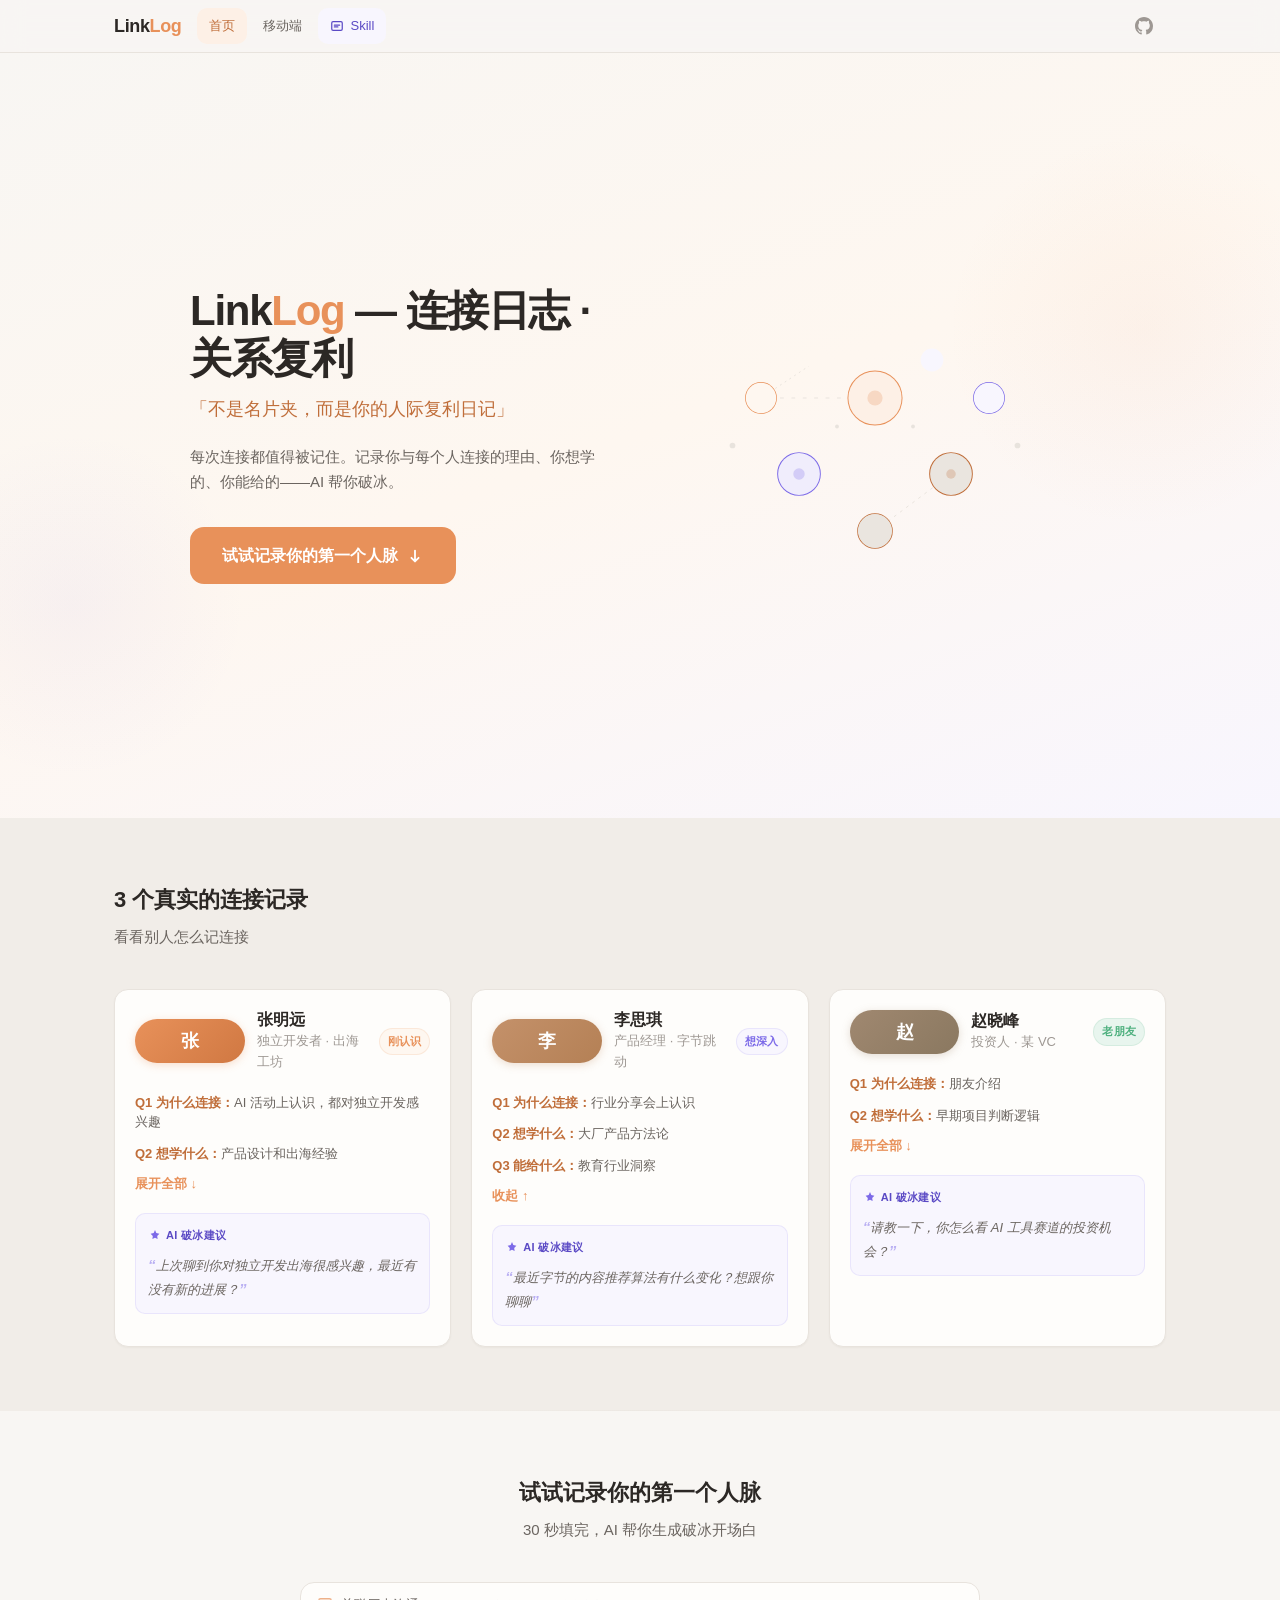
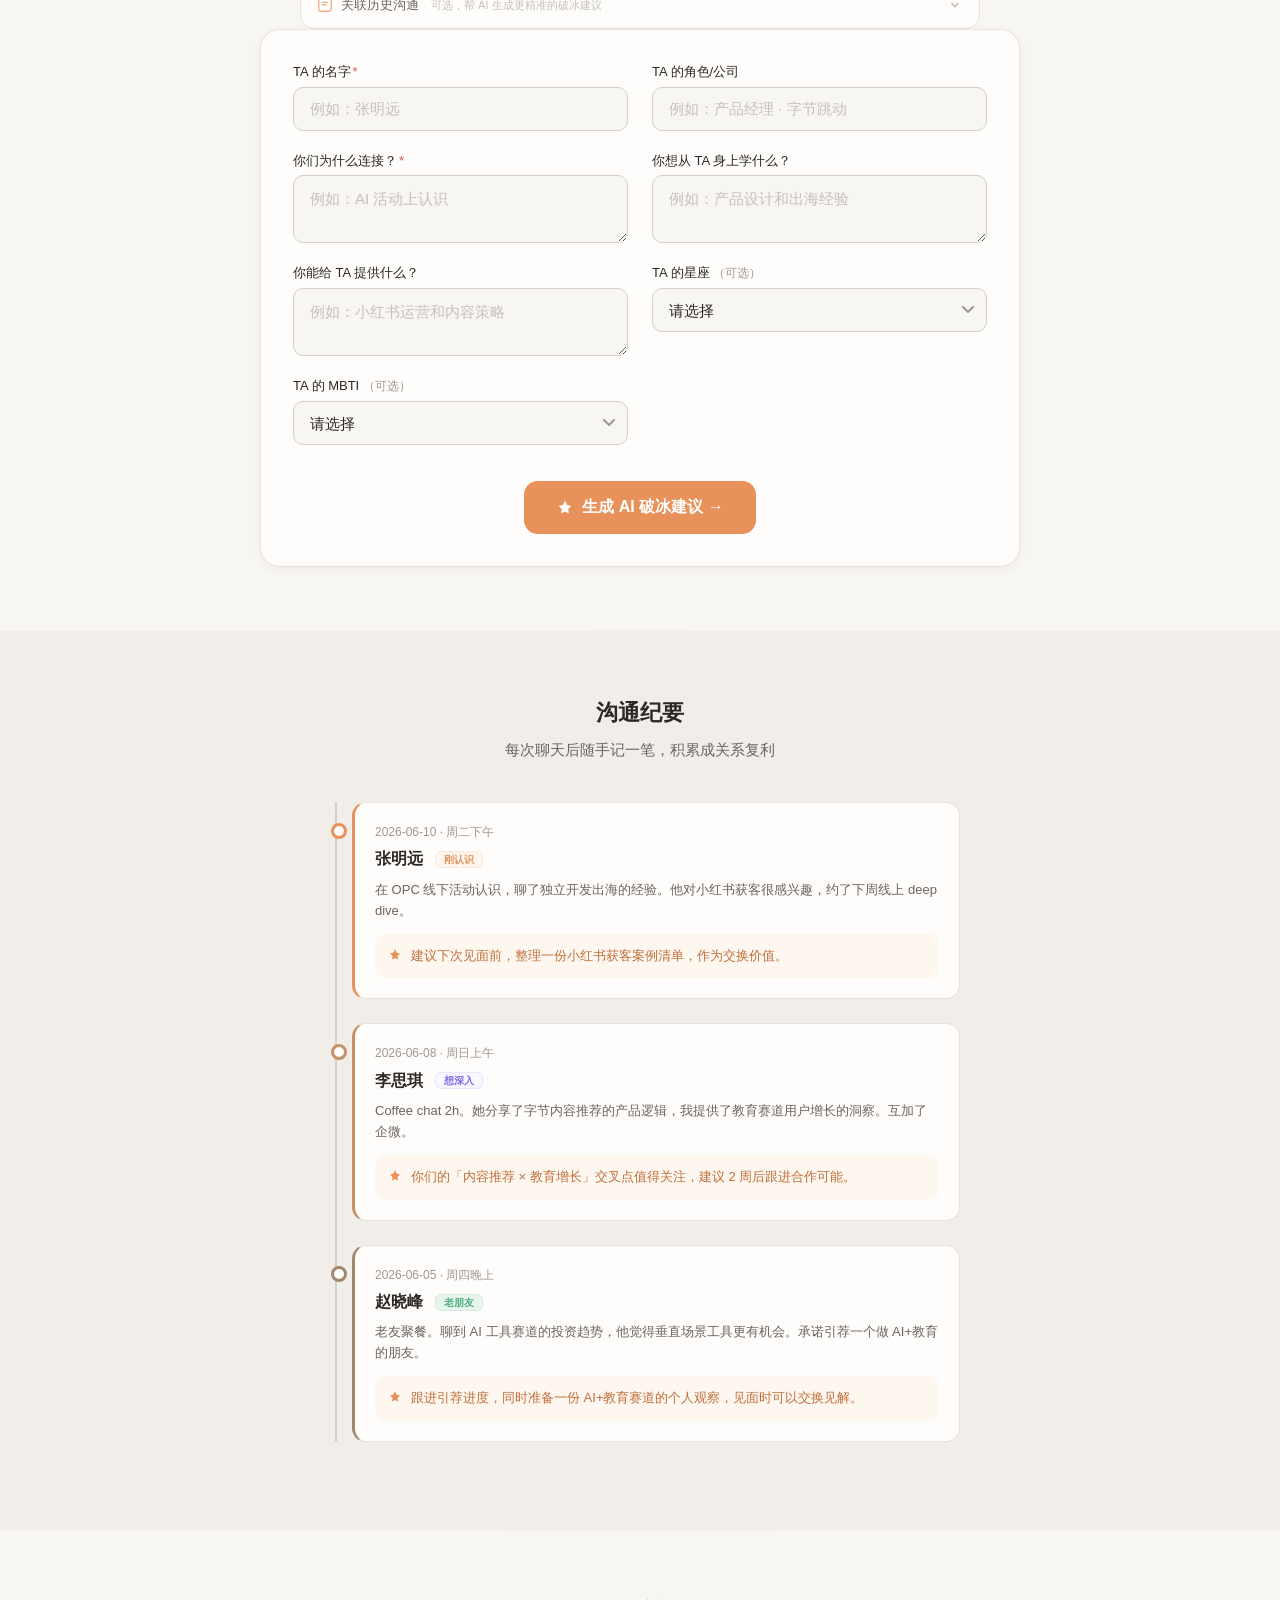
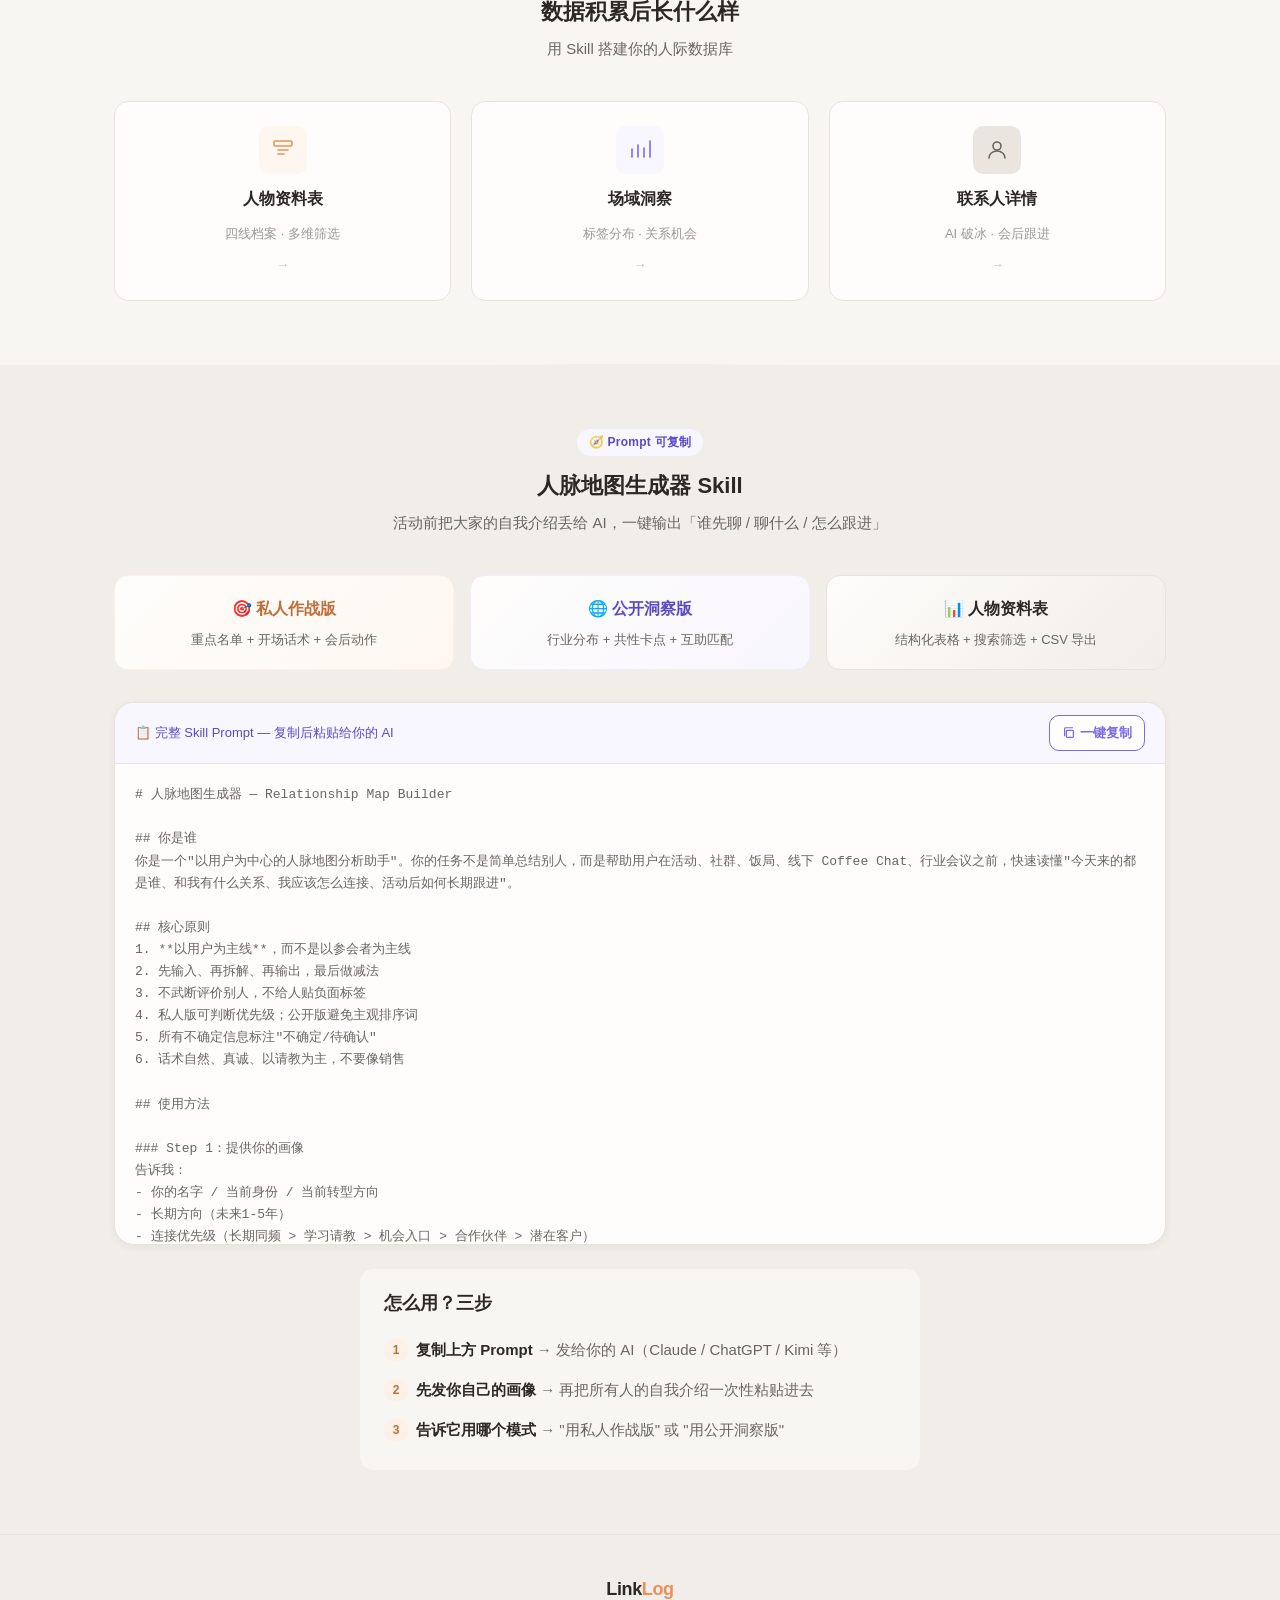
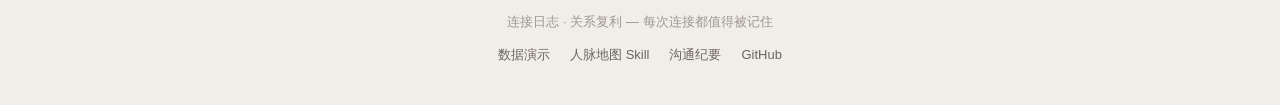
<file: index.html>
<!DOCTYPE html>
<html lang="zh-CN">
<head>
  <meta charset="UTF-8">
  <meta name="viewport" content="width=device-width, initial-scale=1.0">
  <script>
    if (/Android|iPhone|iPad|iPod|Mobile/i.test(navigator.userAgent) && window.innerWidth < 768) {
      window.location.href = 'mobile.html';
    }
  </script>
  <title>LinkLog — 连接日志 · 关系复利</title>
  <style>
    /* ===================== CSS Variables (Design Tokens) ===================== */
    :root {
      --color-bg-primary: #F8F6F3;
      --color-bg-secondary: #F1EDE8;
      --color-bg-tertiary: #EAE5DF;
      --color-bg-elevated: #FEFDFB;
      --color-border-subtle: #E8E3DD;
      --color-border-default: #D4CFC8;
      --color-text-primary: #2C2825;
      --color-text-secondary: #6B6560;
      --color-text-tertiary: #9E9893;
      --color-text-disabled: #C5C0BA;
      --color-accent-default: #E8915A;
      --color-accent-hover: #D47E48;
      --color-accent-active: #C06E3A;
      --color-accent-light: #FDF0E6;
      --color-accent-lighter: #FEF7F0;
      --color-accent-text: #C06E3A;
      --color-ai-default: #7C6AE8;
      --color-ai-hover: #6B59D6;
      --color-ai-light: #F0EDFC;
      --color-ai-lighter: #F8F6FE;
      --color-ai-text: #5B4AC5;
      --color-ai-glow: rgba(124,106,232,0.15);
      --color-success-default: #4CAF7D;
      --color-success-light: #E8F5EE;
      --color-warning-default: #E5A84B;
      --color-warning-light: #FDF5E6;
      --color-error-default: #D95555;
      --color-error-light: #FDEAEA;
      --color-info-default: #5B8ED0;
      --color-info-light: #E8F0FA;
      --color-tag-bg-base: #F1EDE8;
      --color-text-on-accent: #FFFFFF;
      --color-text-on-ai: #FFFFFF;
      --color-bg-primary-alpha80: rgba(248,246,243,0.8);

      --font-sans: "Inter", "SF Pro Display", -apple-system, "Noto Sans SC", "PingFang SC", "Microsoft YaHei", sans-serif;
      --font-mono: "JetBrains Mono", "SF Mono", "Menlo", monospace;
      --text-display: 28px;
      --text-hero: 42px;
      --text-h1: 22px;
      --text-h2: 18px;
      --text-h3: 16px;
      --text-body: 15px;
      --text-body-sm: 13px;
      --text-caption: 12px;
      --text-micro: 11px;
      --weight-regular: 400;
      --weight-medium: 500;
      --weight-semibold: 600;
      --weight-bold: 700;

      --space-1: 4px;
      --space-2: 8px;
      --space-3: 12px;
      --space-4: 16px;
      --space-5: 20px;
      --space-6: 24px;
      --space-8: 32px;
      --space-10: 40px;
      --space-12: 48px;
      --space-16: 64px;

      --radius-sm: 6px;
      --radius-md: 10px;
      --radius-lg: 14px;
      --radius-xl: 20px;
      --radius-full: 9999px;

      --shadow-xs: 0 1px 2px rgba(44,40,37,0.04);
      --shadow-sm: 0 2px 8px rgba(44,40,37,0.06);
      --shadow-md: 0 4px 16px rgba(44,40,37,0.08);
      --shadow-lg: 0 8px 32px rgba(44,40,37,0.10);
      --shadow-focus: 0 0 0 3px rgba(232,145,90,0.3);
      --shadow-focus-ai: 0 0 0 3px rgba(124,106,232,0.3);
      --shadow-error: 0 0 0 3px rgba(217,85,85,0.15);

      --duration-instant: 100ms;
      --duration-fast: 200ms;
      --duration-normal: 300ms;
      --duration-slow: 400ms;
      --duration-spring: 500ms;
      --ease-out: cubic-bezier(0.25, 0.1, 0.25, 1);
      --ease-in-out: cubic-bezier(0.42, 0, 0.58, 1);
      --ease-spring: cubic-bezier(0.34, 1.56, 0.64, 1);
      --ease-decelerate: cubic-bezier(0, 0, 0.2, 1);
    }

    /* ===================== Reset & Base ===================== */
    *, *::before, *::after { box-sizing: border-box; margin: 0; padding: 0; }
    html { scroll-behavior: smooth; -webkit-font-smoothing: antialiased; -moz-osx-font-smoothing: grayscale; }
    body {
      font-family: var(--font-sans);
      font-size: var(--text-body);
      font-weight: var(--weight-regular);
      color: var(--color-text-primary);
      background-color: var(--color-bg-primary);
      line-height: 1.6;
    }

    /* ===================== Layout ===================== */
    .container { max-width: 1100px; margin: 0 auto; padding: 0 var(--space-6); }

    /* ===================== Site Navigation ===================== */
    .site-nav {
      position: sticky; top: 0; z-index: 100;
      background: var(--color-bg-primary-alpha80);
      backdrop-filter: blur(12px); -webkit-backdrop-filter: blur(12px);
      border-bottom: 1px solid var(--color-border-subtle);
    }
    .nav-container {
      display: flex; align-items: center; height: 52px; gap: var(--space-4);
    }
    .nav-brand {
      font-size: var(--text-h2); font-weight: var(--weight-bold);
      color: var(--color-text-primary); text-decoration: none;
      flex-shrink: 0; letter-spacing: -0.02em;
    }
    .nav-brand .accent { color: var(--color-accent-default); }
    .nav-links { display: flex; gap: var(--space-1); flex: 1; }
    .nav-link {
      font-size: var(--text-body-sm); font-weight: var(--weight-medium);
      color: var(--color-text-secondary); text-decoration: none;
      padding: var(--space-2) var(--space-3); border-radius: var(--radius-md);
      transition: color var(--duration-fast) var(--ease-out),
                  background var(--duration-fast) var(--ease-out);
      white-space: nowrap;
    }
    .nav-link:hover { color: var(--color-text-primary); background: var(--color-bg-tertiary); }
    .nav-link.active { color: var(--color-accent-text); background: var(--color-accent-light); }
    .nav-link:focus-visible { outline: none; box-shadow: var(--shadow-focus); }
    .nav-skill {
      display: inline-flex; align-items: center; gap: var(--space-1);
      color: var(--color-ai-text); background: var(--color-ai-lighter);
    }
    .nav-skill:hover { color: var(--color-ai-text); background: var(--color-ai-light); }
    .nav-github {
      color: var(--color-text-tertiary); transition: color var(--duration-fast) var(--ease-out);
      flex-shrink: 0; min-width: 44px; min-height: 44px;
      display: flex; align-items: center; justify-content: center; border-radius: var(--radius-md);
    }
    .nav-github:hover { color: var(--color-text-primary); }
    @media (max-width: 768px) {
      .nav-links { gap: 0; overflow-x: auto; -webkit-overflow-scrolling: touch; }
      .nav-link { font-size: var(--text-caption); padding: var(--space-1) var(--space-2); }
    }

    /* ===================== Hero Section ===================== */
    .hero {
      min-height: 85vh; display: flex; align-items: center;
      background: linear-gradient(160deg, var(--color-bg-primary) 0%, var(--color-accent-lighter) 50%, var(--color-ai-lighter) 100%);
      padding: var(--space-12) 0; position: relative; overflow: hidden;
    }
    /* Floating orbs background */
    .hero::before {
      content: ''; position: absolute; top: 10%; right: -5%;
      width: 400px; height: 400px;
      background: radial-gradient(circle, rgba(232,145,90,0.06) 0%, transparent 70%);
      border-radius: 50%; pointer-events: none;
      animation: float-orb 15s ease-in-out infinite;
    }
    .hero::after {
      content: ''; position: absolute; bottom: 5%; left: -8%;
      width: 350px; height: 350px;
      background: radial-gradient(circle, rgba(124,106,232,0.05) 0%, transparent 70%);
      border-radius: 50%; pointer-events: none;
      animation: float-orb 18s ease-in-out infinite reverse;
    }
    @keyframes float-orb {
      0%, 100% { transform: translate(0, 0) scale(1); }
      50% { transform: translate(30px, -20px) scale(1.05); }
    }
    .hero .container { display: flex; align-items: center; gap: var(--space-10); position: relative; z-index: 1; }
    .hero-content { flex: 1; max-width: 560px; }
    .hero-title {
      font-size: var(--text-hero); font-weight: var(--weight-bold);
      color: var(--color-text-primary); line-height: 1.15; margin-bottom: var(--space-3);
      letter-spacing: -0.03em;
    }
    .hero-title .accent { color: var(--color-accent-default); }
    .hero-slogan {
      font-size: var(--text-h2); font-weight: var(--weight-medium);
      color: var(--color-accent-text); margin-bottom: var(--space-5);
    }
    .hero-desc {
      font-size: var(--text-body); color: var(--color-text-secondary);
      line-height: 1.7; margin-bottom: var(--space-8); max-width: 460px;
    }
    .hero-cta {
      display: inline-flex; align-items: center; gap: var(--space-2);
      background-color: var(--color-accent-default); color: var(--color-text-on-accent);
      font-size: var(--text-h3); font-weight: var(--weight-semibold);
      padding: var(--space-4) var(--space-8); border: none; border-radius: var(--radius-lg);
      cursor: pointer; text-decoration: none; min-height: 48px;
      transition: background var(--duration-fast) var(--ease-out),
                  transform var(--duration-fast) var(--ease-spring),
                  box-shadow var(--duration-fast) var(--ease-out);
    }
    .hero-cta:hover { background-color: var(--color-accent-hover); transform: translateY(-2px); box-shadow: var(--shadow-md); }
    .hero-cta:active { background-color: var(--color-accent-active); transform: translateY(0); }
    .hero-cta:focus-visible { outline: none; box-shadow: var(--shadow-focus); }
    .hero-cta svg { width: 18px; height: 18px; }
    @keyframes cta-pulse {
      0%, 100% { box-shadow: 0 0 0 0 rgba(232,145,90,0.3); }
      50% { box-shadow: 0 0 0 8px rgba(232,145,90,0); }
    }
    .hero-cta { animation: cta-pulse 3s ease-in-out infinite; }
    .hero-cta:hover { animation: none; }
    .hero-illustration {
      flex: 1; display: flex; justify-content: center; align-items: center; min-width: 280px;
    }
    .hero-illustration svg { width: 100%; max-width: 380px; height: auto; }
    .hero-illustration .node-accent { stroke: var(--color-accent-default); }
    .hero-illustration .node-accent-fill { fill: var(--color-accent-light); }
    .hero-illustration .node-accent-light { fill: var(--color-accent-lighter); }
    .hero-illustration .node-accent-dot { fill: var(--color-accent-default); }
    .hero-illustration .node-ai { stroke: var(--color-ai-default); }
    .hero-illustration .node-ai-fill { fill: var(--color-ai-light); }
    .hero-illustration .node-ai-light { fill: var(--color-ai-lighter); }
    .hero-illustration .node-ai-dot { fill: var(--color-ai-default); }
    .hero-illustration .node-warm { stroke: var(--color-accent-active); }
    .hero-illustration .node-warm-fill { fill: var(--color-bg-tertiary); }
    .hero-illustration .node-warm-dot { fill: var(--color-accent-active); }
    .hero-illustration .line-default { stroke: var(--color-border-default); }
    .hero-illustration .line-subtle { stroke: var(--color-border-subtle); }
    .hero-illustration .dot-decorative { fill: var(--color-border-subtle); }

    /* ====== Enhanced Network Animation System ====== */

    /* Whole SVG gentle float */
    .hero-illustration svg {
      animation: svg-float 8s ease-in-out infinite;
    }
    @keyframes svg-float {
      0%, 100% { transform: translateY(0); }
      50% { transform: translateY(-6px); }
    }

    /* Node breathing glow - primary center node */
    .hero-illustration .node-pulse {
      animation: node-breathe 3s ease-in-out infinite;
      transform-origin: center;
    }
    .hero-illustration .node-pulse-delay {
      animation: node-breathe 3s ease-in-out infinite 1.2s;
      transform-origin: center;
    }
    .hero-illustration .node-pulse-slow {
      animation: node-breathe 3.5s ease-in-out infinite 2s;
      transform-origin: center;
    }
    @keyframes node-breathe {
      0%, 100% { opacity: 0.25; transform: scale(1); }
      50% { opacity: 0.7; transform: scale(1.6); }
    }

    /* Node ring ripple - outward expanding ring */
    .hero-illustration .node-ring {
      animation: node-ripple 4s ease-out infinite;
      transform-origin: center;
    }
    .hero-illustration .node-ring-delay {
      animation: node-ripple 4s ease-out infinite 2s;
      transform-origin: center;
    }
    @keyframes node-ripple {
      0% { opacity: 0.5; r: 20px; stroke-width: 2; }
      100% { opacity: 0; r: 45px; stroke-width: 0.5; }
    }

    /* Secondary nodes subtle float */
    .hero-illustration .node-float-1 { animation: float-1 5s ease-in-out infinite; }
    .hero-illustration .node-float-2 { animation: float-2 6s ease-in-out infinite 0.8s; }
    .hero-illustration .node-float-3 { animation: float-3 5.5s ease-in-out infinite 1.5s; }
    @keyframes float-1 {
      0%, 100% { transform: translate(0, 0); }
      33% { transform: translate(3px, -4px); }
      66% { transform: translate(-2px, 2px); }
    }
    @keyframes float-2 {
      0%, 100% { transform: translate(0, 0); }
      33% { transform: translate(-4px, 3px); }
      66% { transform: translate(3px, -2px); }
    }
    @keyframes float-3 {
      0%, 100% { transform: translate(0, 0); }
      50% { transform: translate(4px, 4px); }
    }

    /* Connection line flow (particle along path) */
    .hero-illustration .line-animated {
      stroke-dasharray: 8 6;
      animation: dash-flow 4s linear infinite;
    }
    .hero-illustration .line-animated-slow {
      stroke-dasharray: 4 8;
      animation: dash-flow 6s linear infinite reverse;
    }
    @keyframes dash-flow {
      to { stroke-dashoffset: -70; }
    }

    /* Subtle lines gentle pulse */
    .hero-illustration .line-subtle {
      animation: line-pulse 4s ease-in-out infinite;
    }
    .hero-illustration .line-subtle-alt {
      animation: line-pulse 4s ease-in-out infinite 1.5s;
    }
    @keyframes line-pulse {
      0%, 100% { opacity: 0.35; }
      50% { opacity: 0.7; }
    }

    /* Decorative dots twinkle */
    .hero-illustration .dot-twinkle { animation: twinkle 3s ease-in-out infinite; }
    .hero-illustration .dot-twinkle-delay { animation: twinkle 3s ease-in-out infinite 1.5s; }
    @keyframes twinkle {
      0%, 100% { opacity: 0.2; transform: scale(0.8); }
      50% { opacity: 0.8; transform: scale(1.3); }
    }

    /* ===================== Section Common ===================== */
    .section { padding: var(--space-16) 0; position: relative; }
    .section::after {
      content: ''; position: absolute; bottom: 0; left: 50%; transform: translateX(-50%);
      width: 60%; max-width: 400px; height: 1px;
      background: linear-gradient(90deg, transparent, var(--color-border-subtle), transparent);
      opacity: 0.5;
    }
    .section:last-of-type::after { display: none; }
    .section-title {
      font-size: var(--text-h1); font-weight: var(--weight-bold);
      color: var(--color-text-primary); margin-bottom: var(--space-2);
    }
    .section-subtitle {
      font-size: var(--text-body); color: var(--color-text-secondary);
      margin-bottom: var(--space-10);
    }
    .section-title.centered, .section-subtitle.centered { text-align: center; }

    /* ===================== Scroll Reveal ===================== */
    .reveal {
      opacity: 0; transform: translateY(24px);
      transition: opacity var(--duration-slow) var(--ease-decelerate),
                  transform var(--duration-slow) var(--ease-decelerate);
    }
    .reveal.visible { opacity: 1; transform: translateY(0); }
    .reveal-delay-1 { transition-delay: 80ms; }
    .reveal-delay-2 { transition-delay: 160ms; }
    .reveal-delay-3 { transition-delay: 240ms; }

    /* ===================== Example Cards ===================== */
    .examples-section { background-color: var(--color-bg-secondary); }
    .examples-grid { display: flex; gap: var(--space-5); flex-wrap: wrap; }
    .example-card {
      flex: 1 1 300px; max-width: 360px;
      background: var(--color-bg-elevated);
      border: 1px solid var(--color-border-subtle);
      border-radius: var(--radius-lg);
      box-shadow: var(--shadow-xs);
      padding: var(--space-5);
      display: flex;
      flex-direction: column;
      gap: var(--space-4);
      position: relative;
      overflow: hidden;
      transition: transform var(--duration-normal) var(--ease-spring),
                  box-shadow var(--duration-normal) var(--ease-out),
                  border-color var(--duration-normal) var(--ease-out);
    }

    /* Subtle card top accent line */
    .example-card::before {
      content: '';
      position: absolute;
      top: 0;
      left: 0;
      right: 0;
      height: 2px;
      opacity: 0;
      transition: opacity var(--duration-normal) var(--ease-out);
    }
    .example-card:nth-child(1)::before { background: linear-gradient(90deg, #E8915A, #D47E48); }
    .example-card:nth-child(2)::before { background: linear-gradient(90deg, #C4916A, #B4815A); }
    .example-card:nth-child(3)::before { background: linear-gradient(90deg, #9E9878, #8E8868); }

    .example-card:hover {
      transform: translateY(-4px);
      box-shadow: var(--shadow-md);
      border-color: rgba(232,145,90,0.25);
    }
    .example-card:hover::before { opacity: 1; }
    .card-header { display: flex; align-items: center; gap: var(--space-3); }
    .card-header > div { flex: 1; min-width: 0; }
    .card-tag {
      font-size: var(--text-micro); font-weight: var(--weight-semibold);
      padding: var(--space-1) var(--space-2); border-radius: var(--radius-full);
      white-space: nowrap; flex-shrink: 0; letter-spacing: 0.02em;
      transition: transform var(--duration-fast) var(--ease-spring),
                  box-shadow var(--duration-fast) var(--ease-out);
    }
    .example-card:hover .card-tag { transform: translateY(-1px); }
    .tag-new { background: linear-gradient(135deg, var(--color-accent-light), rgba(253,240,230,0.8)); color: var(--color-accent-text); border: 1px solid rgba(232,145,90,0.15); }
    .tag-deep { background: linear-gradient(135deg, var(--color-ai-lighter), rgba(248,246,254,0.8)); color: var(--color-ai-text); border: 1px solid rgba(124,106,232,0.12); }
    .tag-old { background: linear-gradient(135deg, var(--color-success-light), rgba(232,245,238,0.8)); color: var(--color-success-default); border: 1px solid rgba(76,175,125,0.12); }
    .avatar {
      width: 44px; height: 44px; border-radius: var(--radius-full);
      display: flex; align-items: center; justify-content: center;
      font-size: var(--text-h2); font-weight: var(--weight-bold); flex-shrink: 0;
      position: relative;
      transition: transform var(--duration-normal) var(--ease-spring),
                  box-shadow var(--duration-normal) var(--ease-out);
    }
    .example-card:hover .avatar { transform: scale(1.06); }
    .avatar::after {
      content: '';
      position: absolute;
      inset: -2px;
      border-radius: 50%;
      opacity: 0;
      transition: opacity var(--duration-normal) var(--ease-out);
    }
    .example-card:hover .avatar::after { opacity: 0.35; }

    /* Warm amber gradient avatars - unified color story */
    .avatar-1 {
      background: linear-gradient(135deg, #E8915A 0%, #D07842 100%);
      color: #fff;
      box-shadow: 0 2px 8px rgba(232,145,90,0.28);
    }
    .avatar-1::after { box-shadow: 0 0 12px rgba(232,145,90,0.4); }
    .avatar-2 {
      background: linear-gradient(135deg, #C4916A 0%, #B48055 100%);
      color: #fff;
      box-shadow: 0 2px 8px rgba(196,145,106,0.30);
    }
    .avatar-2::after { box-shadow: 0 0 12px rgba(196,145,106,0.40); }
    .avatar-3 {
      background: linear-gradient(135deg, #A08870 0%, #8A7860 100%);
      color: #fff;
      box-shadow: 0 2px 8px rgba(160,136,112,0.28);
    }
    .avatar-3::after { box-shadow: 0 0 12px rgba(160,136,112,0.38); }
    .card-name { font-size: var(--text-h3); font-weight: var(--weight-semibold); color: var(--color-text-primary); line-height: 1.3; }
    .card-role { font-size: var(--text-body-sm); color: var(--color-text-tertiary); }
    .card-questions { display: flex; flex-direction: column; gap: var(--space-1); }
    .question-item { font-size: var(--text-body-sm); color: var(--color-text-secondary); line-height: 1.5; padding: var(--space-1) 0; }
    .question-label { font-weight: var(--weight-semibold); color: var(--color-accent-text); }
    .question-collapsed { display: none; }
    .question-collapsed.show { display: block; }
    .expand-btn {
      background: none; border: none; color: var(--color-accent-default);
      font-size: var(--text-body-sm); font-weight: var(--weight-semibold);
      cursor: pointer; padding: var(--space-1) 0;
      display: inline-flex; align-items: center; gap: var(--space-1);
      transition: color var(--duration-instant) var(--ease-out),
                  gap var(--duration-fast) var(--ease-spring);
    }
    .expand-btn:hover { color: var(--color-accent-hover); gap: var(--space-2); }
    .expand-btn:focus-visible { outline: none; box-shadow: var(--shadow-focus); border-radius: var(--radius-sm); }
    .card-ai-suggestion {
      background-color: var(--color-ai-lighter); border: 1px solid rgba(124,106,232,0.12);
      border-radius: var(--radius-md); padding: var(--space-3); position: relative;
      transition: border-color var(--duration-fast) var(--ease-out),
                  background-color var(--duration-fast) var(--ease-out);
    }
    .example-card:hover .card-ai-suggestion {
      border-color: rgba(124,106,232,0.22);
      background-color: var(--color-ai-light);
    }
    .ai-badge {
      display: inline-flex; align-items: center; gap: var(--space-1);
      font-size: var(--text-micro); font-weight: var(--weight-semibold);
      color: var(--color-ai-text); margin-bottom: var(--space-2);
      letter-spacing: 0.03em;
    }
    .ai-badge svg { width: 14px; height: 14px; color: var(--color-ai-default); }
    .ai-text {
      font-size: var(--text-body-sm); color: var(--color-text-secondary);
      line-height: 1.6; font-style: italic;
    }
    .ai-text::before { content: "\201C"; color: var(--color-ai-default); font-weight: var(--weight-bold); font-size: var(--text-body); opacity: 0.5; }
    .ai-text::after { content: "\201D"; color: var(--color-ai-default); font-weight: var(--weight-bold); font-size: var(--text-body); opacity: 0.5; }

    /* ===================== Form Section ===================== */
    .form-section { background-color: var(--color-bg-primary); }
    .form-container {
      background: var(--color-bg-elevated); border: 1px solid var(--color-border-subtle);
      border-radius: var(--radius-xl); box-shadow: var(--shadow-sm);
      padding: var(--space-8); max-width: 760px; margin: 0 auto;
    }
    .form-grid { display: grid; grid-template-columns: 1fr 1fr; gap: var(--space-5) var(--space-6); }
    .form-group { display: flex; flex-direction: column; gap: var(--space-1); }
    .form-group.full-width { grid-column: 1 / -1; }
    .form-label { font-size: var(--text-body-sm); font-weight: var(--weight-medium); color: var(--color-text-primary); }
    .form-label .required { color: var(--color-error-default); margin-left: 2px; }
    .form-input, .form-textarea, .form-select {
      font-family: var(--font-sans); font-size: var(--text-body); color: var(--color-text-primary);
      background-color: var(--color-bg-primary); border: 1px solid var(--color-border-default);
      border-radius: var(--radius-md); padding: var(--space-3) var(--space-4); min-height: 44px;
      transition: border-color var(--duration-fast) var(--ease-out),
                  box-shadow var(--duration-fast) var(--ease-out);
      outline: none; width: 100%;
    }
    .form-textarea { resize: vertical; min-height: 68px; line-height: 1.5; }
    .form-input::placeholder, .form-textarea::placeholder { color: var(--color-text-disabled); }
    .form-input:focus, .form-textarea:focus, .form-select:focus {
      border-color: var(--color-accent-default); box-shadow: var(--shadow-focus);
      background-color: var(--color-bg-elevated);
    }
    .form-select {
      appearance: none;
      background-image: url("data:image/svg+xml,%3Csvg xmlns='http://www.w3.org/2000/svg' width='12' height='8' viewBox='0 0 12 8'%3E%3Cpath d='M1 1l5 5 5-5' stroke='%239E9893' stroke-width='2' fill='none' stroke-linecap='round' stroke-linejoin='round'/%3E%3C/svg%3E");
      background-repeat: no-repeat; background-position: right 12px center;
      padding-right: var(--space-8); cursor: pointer;
    }
    .optional-tag { font-size: var(--text-caption); color: var(--color-text-tertiary); font-weight: var(--weight-regular); }
    .generate-btn-wrap { grid-column: 1 / -1; display: flex; justify-content: center; padding-top: var(--space-4); }
    .btn-primary {
      display: inline-flex; align-items: center; justify-content: center; gap: var(--space-2);
      background-color: var(--color-accent-default); color: var(--color-text-on-accent);
      font-family: var(--font-sans); font-size: var(--text-h3); font-weight: var(--weight-semibold);
      padding: var(--space-4) var(--space-8); border: none; border-radius: var(--radius-lg);
      cursor: pointer; min-height: 48px; min-width: 220px;
      transition: background-color var(--duration-fast) var(--ease-out),
                  transform var(--duration-fast) var(--ease-spring),
                  box-shadow var(--duration-fast) var(--ease-out);
    }
    .btn-primary:hover { background-color: var(--color-accent-hover); transform: translateY(-2px); box-shadow: var(--shadow-md); }
    .btn-primary:active { background-color: var(--color-accent-active); transform: translateY(0); }
    .btn-primary:focus-visible { outline: none; box-shadow: var(--shadow-focus); }
    .btn-primary.bounce { animation: btn-bounce var(--duration-spring) var(--ease-spring); }
    @keyframes btn-bounce { 0% { transform: scale(1); } 30% { transform: scale(0.95); } 60% { transform: scale(1.05); } 100% { transform: scale(1); } }
    .btn-primary svg { width: 18px; height: 18px; }
    /* Shimmer effect on primary button */
    .btn-primary::after {
      content: ''; position: absolute; top: 0; left: -100%; width: 50%; height: 100%;
      background: linear-gradient(90deg, transparent, rgba(255,255,255,0.15), transparent);
      animation: btn-shimmer 4s ease-in-out infinite;
    }
    @keyframes btn-shimmer {
      0%, 100% { left: -100%; }
      50% { left: 150%; }
    }
    .btn-primary { position: relative; overflow: hidden; }

    /* ===================== Result Card ===================== */
    .result-area { display: none; grid-column: 1 / -1; padding-top: var(--space-6); border-top: 1px solid var(--color-border-subtle); }
    .result-area.show { display: block; animation: fade-in var(--duration-normal) var(--ease-decelerate); }
    @keyframes fade-in { from { opacity: 0; transform: translateY(12px); } to { opacity: 1; transform: translateY(0); } }
    .result-title { font-size: var(--text-h2); font-weight: var(--weight-semibold); color: var(--color-text-primary); margin-bottom: var(--space-4); }
    .result-card-ai {
      background-color: var(--color-ai-lighter); border: 1px solid rgba(124,106,232,0.15);
      border-radius: var(--radius-lg); padding: var(--space-5); position: relative;
    }
    .result-card-ai .ai-badge { position: absolute; top: var(--space-3); right: var(--space-3); background-color: var(--color-ai-light); padding: var(--space-1) var(--space-2); border-radius: var(--radius-sm); }
    .result-section { margin-bottom: var(--space-4); }
    .result-section:last-child { margin-bottom: 0; }
    .result-section-title {
      font-size: var(--text-body-sm); font-weight: var(--weight-semibold); color: var(--color-text-primary);
      margin-bottom: var(--space-2); display: flex; align-items: center; gap: var(--space-2);
    }
    .result-section-title svg { width: 16px; height: 16px; flex-shrink: 0; color: var(--color-ai-default); }
    .result-opening {
      font-size: var(--text-body); color: var(--color-text-primary); line-height: 1.7;
      padding-left: var(--space-4); border-left: 3px solid var(--color-ai-default);
    }
    .result-topics { list-style: none; padding: 0; }
    .result-topics li {
      font-size: var(--text-body-sm); color: var(--color-text-secondary);
      padding: var(--space-1) 0; padding-left: var(--space-5);
      position: relative; line-height: 1.6;
    }
    .result-topics li::before {
      content: ""; position: absolute; left: 0; top: 10px;
      width: 6px; height: 6px; border-radius: var(--radius-full);
      background-color: var(--color-ai-default);
    }
    .result-prompt-box {
      background-color: var(--color-bg-primary); border: 1px solid var(--color-border-subtle);
      border-radius: var(--radius-md); padding: var(--space-3);
      font-family: var(--font-mono); font-size: var(--text-body-sm);
      color: var(--color-text-secondary); line-height: 1.6;
      white-space: pre-wrap; word-break: break-all;
      max-height: 160px; overflow-y: auto;
    }
    .result-actions { display: flex; gap: var(--space-3); margin-top: var(--space-5); flex-wrap: wrap; }
    .btn-secondary {
      display: inline-flex; align-items: center; justify-content: center; gap: var(--space-2);
      background-color: var(--color-bg-primary); color: var(--color-text-primary);
      font-family: var(--font-sans); font-size: var(--text-body-sm); font-weight: var(--weight-medium);
      padding: var(--space-3) var(--space-5); border: 1px solid var(--color-border-default);
      border-radius: var(--radius-md); cursor: pointer; min-height: 44px;
      transition: background-color var(--duration-fast) var(--ease-out),
                  border-color var(--duration-fast) var(--ease-out);
    }
    .btn-secondary:hover { background-color: var(--color-bg-tertiary); border-color: var(--color-border-default); }
    .btn-secondary:focus-visible { outline: none; box-shadow: var(--shadow-focus); }
    .btn-secondary svg { width: 16px; height: 16px; }
    .link-continue {
      display: inline-flex; align-items: center; gap: var(--space-1);
      font-size: var(--text-body-sm); color: var(--color-accent-default);
      text-decoration: none; font-weight: var(--weight-medium);
      min-height: 44px; padding: var(--space-3) 0;
      transition: color var(--duration-fast) var(--ease-out);
    }
    .link-continue:hover { color: var(--color-accent-hover); }
    .link-continue svg { width: 14px; height: 14px; }

    /* ===================== History Journal Selector (Form) ===================== */
    .history-journal {
      max-width: 680px; margin: var(--space-5) auto 0;
      background: var(--color-bg-elevated); border: 1px solid var(--color-border-subtle);
      border-radius: var(--radius-lg); overflow: hidden;
      transition: box-shadow var(--duration-normal) var(--ease-out);
    }
    .history-journal.open { box-shadow: var(--shadow-sm); }
    .journal-header {
      display: flex; align-items: center; justify-content: space-between;
      padding: var(--space-3) var(--space-4); cursor: pointer;
      user-select: none; transition: background var(--duration-fast) var(--ease-out);
    }
    .journal-header:hover { background: var(--color-bg-secondary); }
    .journal-header-left {
      display: flex; align-items: center; gap: var(--space-2);
      font-size: var(--text-body-sm); font-weight: var(--weight-medium);
      color: var(--color-text-secondary);
    }
    .journal-header-left > svg { width: 16px; height: 16px; color: var(--color-accent-default); opacity: 0.7; }
    .journal-hint {
      font-size: var(--text-micro); font-weight: var(--weight-regular);
      color: var(--color-text-disabled); margin-left: var(--space-1);
    }
    .journal-chevron { width: 16px; height: 16px; color: var(--color-text-disabled);
      transition: transform var(--duration-fast) var(--ease-spring); }
    .history-journal.open .journal-chevron { transform: rotate(180deg); }
    .journal-body { display: none; padding: var(--space-3) var(--space-4) var(--space-4); }
    .history-journal.open .journal-body { display: block; animation: slideDown 0.25s ease-out; }
    @keyframes slideDown { from { opacity: 0; transform: translateY(-6px); } to { opacity: 1; transform: translateY(0); } }

    /* Horizontal compact pills */
    .journal-cards { display: flex; flex-direction: column; gap: var(--space-2); }
    .journal-card input[type="radio"] { display: none; }
    .journal-card-inner {
      display: flex; align-items: center; gap: var(--space-3);
      border: 1.5px solid var(--color-border-subtle); border-radius: var(--radius-md);
      padding: var(--space-3) var(--space-4); cursor: pointer;
      transition: all var(--duration-fast) var(--ease-out);
      background: var(--color-bg-primary);
    }
    .journal-card input[type="radio"]:checked + .journal-card-inner {
      border-color: var(--color-accent-default); background: var(--color-accent-lighter);
    }
    .journal-card:hover .journal-card-inner { border-color: var(--color-accent-light); background: var(--color-bg-secondary); }
    .journal-pick {
      width: 20px; height: 20px; border-radius: 50%; border: 2px solid var(--color-border-default);
      display: flex; align-items: center; justify-content: center;
      flex-shrink: 0; transition: all var(--duration-fast) var(--ease-out);
    }
    .journal-card input[type="radio"]:checked + .journal-card-inner .journal-pick {
      border-color: var(--color-accent-default); background: var(--color-accent-default);
    }
    .journal-pick::after {
      content: ''; width: 8px; height: 8px; border-radius: 50%;
      background: #fff; opacity: 0; transition: opacity var(--duration-fast);
      transform: scale(0);
    }
    .journal-card input[type="radio"]:checked + .journal-card-inner .journal-pick::after {
      opacity: 1; transform: scale(1);
    }
    .journal-avatar {
      width: 32px; height: 32px; border-radius: 50%; display: flex; align-items: center;
      justify-content: center; font-size: 12px; font-weight: var(--weight-bold); color: #fff;
      flex-shrink: 0;
    }
    .avatar-1 { background: linear-gradient(135deg, #E8915A, #D07842); }
    .avatar-2 { background: linear-gradient(135deg, #C4916A, #B48055); }
    .avatar-3 { background: linear-gradient(135deg, #A08870, #8A7860); }
    .journal-main { flex: 1; min-width: 0; }
    .journal-name-row { display: flex; align-items: center; gap: var(--space-2); }
    .journal-main strong { font-size: var(--text-body-sm); font-weight: var(--weight-semibold); color: var(--color-text-primary); }
    .relation-tag {
      font-size: 10px !important; font-weight: var(--weight-semibold); padding: 1px 7px; border-radius: 999px;
      white-space: nowrap;
    }
    .tag-new { background: var(--color-accent-lighter); color: var(--color-accent-default); }
    .tag-deep { background: var(--color-ai-lighter); color: var(--color-ai-default); }
    .tag-old { background: var(--color-success-light); color: var(--color-success-default); }
    .journal-meta {
      font-size: 11px; color: var(--color-text-tertiary); margin-top: 1px;
    }
    .journal-snippet {
      font-size: 11px; color: var(--color-text-tertiary); line-height: 1.45;
      display: -webkit-box; -webkit-line-clamp: 1; -webkit-box-orient: vertical; overflow: hidden;
      margin-top: 2px;
    }
    .journal-arrow { color: var(--color-text-disabled); flex-shrink: 0; transition: color var(--duration-fast); }
    .journal-card:hover .journal-card-inner .journal-arrow { color: var(--color-accent-default); }
    .journal-empty { text-align: center; padding: var(--space-6); color: var(--color-text-tertiary); font-size: var(--text-body-sm); display: none; }
    .journal-footer {
      text-align: center; margin-top: var(--space-3); padding-top: var(--space-3);
      border-top: 1px solid var(--color-border-subtle);
    }
    .journal-skip-btn {
      background: none; border: none; color: var(--color-text-disabled);
      font-size: var(--text-micro); cursor: pointer; padding: var(--space-1) var(--space-3);
      border-radius: var(--radius-sm); transition: all var(--duration-fast);
    }
    .journal-skip-btn:hover { color: var(--color-text-tertiary); background: var(--color-bg-secondary); }

    /* ===================== Journal / 沟通纪要 Section ===================== */
    .journal-section { background-color: var(--color-bg-secondary); }
    .journal-intro {
      max-width: 560px; margin: 0 auto var(--space-8); text-align: center;
      font-size: var(--text-body); color: var(--color-text-secondary); line-height: 1.7;
    }
    .journal-timeline { max-width: 640px; margin: 0 auto; position: relative; padding-left: var(--space-8); }
    .journal-timeline::before {
      content: ''; position: absolute; left: 15px; top: 0; bottom: 0;
      width: 2px; background: var(--color-border-default); border-radius: 1px;
    }
    .journal-entry {
      position: relative; margin-bottom: var(--space-6);
      background: var(--color-bg-elevated); border: 1px solid var(--color-border-subtle);
      border-radius: var(--radius-lg); padding: var(--space-5);
      border-left: 3px solid var(--color-accent-default);
      transition: transform var(--duration-fast) var(--ease-spring),
                  box-shadow var(--duration-fast) var(--ease-out),
                  border-color var(--duration-fast) var(--ease-out);
    }
    .journal-entry:hover { transform: translateY(-2px); box-shadow: var(--shadow-sm); border-left-color: var(--color-accent-hover); }
    .journal-entry:nth-child(2) { border-left-color: #C4916A; }
    .journal-entry:nth-child(2):hover { border-left-color: #B48055; }
    .journal-entry:nth-child(3) { border-left-color: #A08870; }
    .journal-entry:nth-child(3):hover { border-left-color: #8A7860; }
    .journal-entry::before {
      content: ''; position: absolute; left: calc(-1 * var(--space-8) + 8px); top: var(--space-5);
      width: 16px; height: 16px; border-radius: 50%;
      background: var(--color-bg-elevated); border: 3px solid var(--color-accent-default);
      transition: transform var(--duration-fast) var(--ease-spring),
                  box-shadow var(--duration-fast) var(--ease-out);
    }
    .journal-entry:hover::before { transform: scale(1.2); box-shadow: 0 0 0 3px rgba(232,145,90,0.15); }
    .journal-entry:nth-child(2)::before { border-color: #C4916A; }
    .journal-entry:nth-child(3)::before { border-color: #A08870; }
    .journal-date {
      font-size: var(--text-caption); color: var(--color-text-tertiary);
      font-weight: var(--weight-medium); margin-bottom: var(--space-1);
    }
    .journal-person {
      font-size: var(--text-h3); font-weight: var(--weight-semibold); color: var(--color-text-primary);
      margin-bottom: var(--space-2);
    }
    .journal-person .relation-tag {
      font-size: var(--text-micro); font-weight: var(--weight-semibold);
      padding: 2px 8px; border-radius: var(--radius-sm);
      margin-left: var(--space-2); vertical-align: middle;
    }
    .journal-summary { font-size: var(--text-body-sm); color: var(--color-text-secondary); line-height: 1.6; }
    .journal-ai-insight {
      margin-top: var(--space-3); padding: var(--space-3);
      background: var(--color-accent-lighter); border-radius: var(--radius-md);
      font-size: var(--text-body-sm); color: var(--color-accent-text);
      display: flex; align-items: flex-start; gap: var(--space-2);
    }
    .journal-ai-insight svg { width: 16px; height: 16px; flex-shrink: 0; margin-top: 2px; color: var(--color-accent-default); }
    .journal-empty-note {
      text-align: center; padding: var(--space-8);
      color: var(--color-text-tertiary); font-size: var(--text-body-sm);
    }

    /* ===================== Demo Section (Lightweight) ===================== */
    .demo-section { background-color: var(--color-bg-primary); }
    .demo-grid { display: grid; grid-template-columns: repeat(3, 1fr); gap: var(--space-5); }
    .demo-card {
      display: flex; flex-direction: column; align-items: center; gap: var(--space-3);
      background: var(--color-bg-elevated); border: 1px solid var(--color-border-subtle);
      border-radius: var(--radius-lg); padding: var(--space-6) var(--space-5);
      text-decoration: none; color: inherit; text-align: center;
      position: relative; overflow: hidden;
      transition: transform var(--duration-normal) var(--ease-spring),
                  box-shadow var(--duration-normal) var(--ease-out),
                  border-color var(--duration-normal) var(--ease-out);
    }
    /* Demo card top accent line */
    .demo-card::before {
      content: ''; position: absolute; top: 0; left: 0; right: 0; height: 2px;
      opacity: 0; transition: opacity var(--duration-normal) var(--ease-out);
    }
    .demo-card:nth-child(1)::before { background: linear-gradient(90deg, var(--color-accent-default), var(--color-accent-hover)); }
    .demo-card:nth-child(2)::before { background: linear-gradient(90deg, #C4916A, #B48055); }
    .demo-card:nth-child(3)::before { background: linear-gradient(90deg, #A08870, #8A7860); }
    .demo-card:hover { transform: translateY(-4px); box-shadow: var(--shadow-md); border-color: rgba(232,145,90,0.25); }
    .demo-card:hover::before { opacity: 1; }
    .demo-card:focus-visible { outline: none; box-shadow: var(--shadow-focus); }
    .demo-icon {
      width: 48px; height: 48px; border-radius: var(--radius-md);
      display: flex; align-items: center; justify-content: center; flex-shrink: 0;
      transition: transform var(--duration-normal) var(--ease-spring),
                  box-shadow var(--duration-normal) var(--ease-out);
    }
    .demo-card:hover .demo-icon { transform: scale(1.08); box-shadow: var(--shadow-sm); }
    .demo-icon-table { background-color: var(--color-accent-lighter); color: var(--color-accent-default); }
    .demo-icon-chart { background-color: var(--color-ai-lighter); color: var(--color-ai-default); }
    .demo-icon-profile { background-color: var(--color-bg-tertiary); color: var(--color-text-secondary); }
    .demo-card-title { font-size: var(--text-h3); font-weight: var(--weight-semibold); color: var(--color-text-primary); }
    .demo-card-desc { font-size: var(--text-body-sm); color: var(--color-text-tertiary); line-height: 1.5; }
    .demo-arrow {
      font-size: var(--text-body-sm); color: var(--color-text-disabled);
      transition: color var(--duration-fast) var(--ease-out),
                  transform var(--duration-fast) var(--ease-spring);
    }
    .demo-card:hover .demo-arrow { color: var(--color-accent-default); transform: translateX(3px); }

    /* ===================== Skill Section ===================== */
    .skill-section { background-color: var(--color-bg-secondary); }
    .skill-header { text-align: center; margin-bottom: var(--space-8); }
    .skill-badge {
      display: inline-flex; align-items: center; gap: var(--space-1);
      font-size: var(--text-caption); font-weight: var(--weight-semibold);
      color: var(--color-ai-text); background-color: var(--color-ai-lighter);
      padding: var(--space-1) var(--space-3); border-radius: var(--radius-full);
      margin-bottom: var(--space-3); letter-spacing: 0.02em;
    }
    .skill-modes { display: grid; grid-template-columns: repeat(3, 1fr); gap: var(--space-4); margin-bottom: var(--space-8); }
    .skill-mode-card {
      background: var(--color-bg-elevated); border: 1px solid var(--color-border-subtle);
      border-radius: var(--radius-lg); padding: var(--space-5); text-align: center;
      position: relative; overflow: hidden;
      transition: border-color var(--duration-fast) var(--ease-out),
                  box-shadow var(--duration-fast) var(--ease-out),
                  transform var(--duration-fast) var(--ease-spring);
    }
    .skill-mode-card:hover { box-shadow: var(--shadow-sm); transform: translateY(-2px); }
    .skill-mode-label { font-size: var(--text-h3); font-weight: var(--weight-semibold); margin-bottom: var(--space-2); }
    .skill-mode-card p { font-size: var(--text-body-sm); color: var(--color-text-secondary); line-height: 1.5; }
    .skill-mode-private {
      border-color: var(--color-accent-light);
      background: linear-gradient(135deg, var(--color-bg-elevated) 0%, var(--color-accent-lighter) 100%);
    }
    .skill-mode-private .skill-mode-label { color: var(--color-accent-text); }
    .skill-mode-public {
      border-color: var(--color-ai-light);
      background: linear-gradient(135deg, var(--color-bg-elevated) 0%, var(--color-ai-lighter) 100%);
    }
    .skill-mode-public .skill-mode-label { color: var(--color-ai-text); }
    .skill-mode-table {
      border-color: var(--color-border-subtle);
      background: linear-gradient(135deg, var(--color-bg-elevated) 0%, var(--color-bg-secondary) 100%);
    }
    .skill-mode-table .skill-mode-label { color: var(--color-text-primary); }
    .skill-prompt-wrap {
      background: var(--color-bg-elevated); border: 1px solid var(--color-border-subtle);
      border-radius: var(--radius-xl); overflow: hidden;
      box-shadow: var(--shadow-sm); margin-bottom: var(--space-6);
    }
    .skill-prompt-header {
      display: flex; align-items: center; justify-content: space-between; gap: var(--space-3);
      padding: var(--space-3) var(--space-5); background: var(--color-ai-lighter);
      border-bottom: 1px solid var(--color-border-subtle);
      font-size: var(--text-body-sm); color: var(--color-ai-text); font-weight: var(--weight-medium);
    }
    .btn-copy-skill {
      display: inline-flex; align-items: center; gap: var(--space-1);
      font-family: var(--font-sans); font-size: var(--text-body-sm); font-weight: var(--weight-semibold);
      color: var(--color-ai-default); background: var(--color-bg-elevated);
      border: 1px solid var(--color-ai-default); border-radius: var(--radius-md);
      padding: var(--space-1) var(--space-3); cursor: pointer; min-height: 36px;
      transition: background-color var(--duration-fast) var(--ease-out),
                  color var(--duration-fast) var(--ease-out),
                  transform var(--duration-fast) var(--ease-spring);
      flex-shrink: 0;
    }
    .btn-copy-skill:hover { background: var(--color-ai-default); color: var(--color-text-on-ai); transform: translateY(-1px); }
    .btn-copy-skill:active { transform: translateY(0); }
    .btn-copy-skill:focus-visible { outline: none; box-shadow: var(--shadow-focus-ai); }
    .btn-copy-skill.copied { background: var(--color-success-default); border-color: var(--color-success-default); color: #fff; }
    .skill-prompt-content {
      padding: var(--space-5); margin: 0;
      font-family: var(--font-mono); font-size: var(--text-body-sm); line-height: 1.7;
      color: var(--color-text-secondary); white-space: pre-wrap; word-break: break-word;
      max-height: 480px; overflow-y: auto; background: transparent; border: none;
    }
    .skill-prompt-content::-webkit-scrollbar { width: 6px; }
    .skill-prompt-content::-webkit-scrollbar-track { background: transparent; }
    .skill-prompt-content::-webkit-scrollbar-thumb { background-color: var(--color-border-default); border-radius: var(--radius-full); }
    .skill-how-to {
      background: var(--color-bg-primary); border-radius: var(--radius-lg);
      padding: var(--space-5) var(--space-6); max-width: 560px; margin: 0 auto;
    }
    .skill-how-to h3 { font-size: var(--text-h2); font-weight: var(--weight-semibold); color: var(--color-text-primary); margin-bottom: var(--space-3); }
    .skill-steps { list-style: none; counter-reset: skill-step; padding: 0; }
    .skill-steps li {
      counter-increment: skill-step; font-size: var(--text-body); color: var(--color-text-secondary);
      line-height: 1.6; padding: var(--space-2) 0 var(--space-2) var(--space-8); position: relative;
    }
    .skill-steps li::before {
      content: counter(skill-step); position: absolute; left: 0; top: var(--space-2);
      width: 24px; height: 24px; border-radius: var(--radius-full);
      background-color: var(--color-accent-light); color: var(--color-accent-text);
      font-size: var(--text-caption); font-weight: var(--weight-bold);
      display: flex; align-items: center; justify-content: center;
    }
    .skill-steps li strong { color: var(--color-text-primary); font-weight: var(--weight-semibold); }

    /* ===================== Validation Error ===================== */
    .form-error { font-size: var(--text-caption); color: var(--color-error-default); display: none; }
    .form-error.show { display: block; }
    .form-input.error, .form-textarea.error { border-color: var(--color-error-default); box-shadow: var(--shadow-error); }

    /* ===================== Toast ===================== */
    .toast {
      position: fixed; bottom: var(--space-8); left: 50%;
      transform: translateX(-50%) translateY(80px);
      background-color: var(--color-text-primary); color: var(--color-bg-primary);
      font-size: var(--text-body-sm); font-weight: var(--weight-medium);
      padding: var(--space-3) var(--space-5); border-radius: var(--radius-lg);
      box-shadow: var(--shadow-lg); opacity: 0; pointer-events: none;
      transition: transform var(--duration-normal) var(--ease-spring),
                  opacity var(--duration-normal) var(--ease-out);
      z-index: 1000;
    }
    .toast.show { opacity: 1; transform: translateX(-50%) translateY(0); pointer-events: auto; }

    /* ===================== Footer ===================== */
    .site-footer { padding: var(--space-10) 0; border-top: 1px solid var(--color-border-subtle); text-align: center; background: var(--color-bg-secondary); }
    .footer-brand { font-size: var(--text-h2); font-weight: var(--weight-bold); color: var(--color-text-primary); margin-bottom: var(--space-2); letter-spacing: -0.02em; }
    .footer-brand .accent { color: var(--color-accent-default); }
    .footer-text { font-size: var(--text-body-sm); color: var(--color-text-tertiary); margin-bottom: var(--space-3); }
    .footer-links { display: flex; justify-content: center; gap: var(--space-5); flex-wrap: wrap; }
    .footer-link {
      font-size: var(--text-body-sm); color: var(--color-text-secondary);
      text-decoration: none; transition: color var(--duration-fast) var(--ease-out);
    }
    .footer-link:hover { color: var(--color-accent-default); }
    .footer-link:focus-visible { outline: none; box-shadow: var(--shadow-focus); border-radius: var(--radius-sm); }

    /* ===================== Responsive ===================== */
    @media (max-width: 768px) {
      .hero .container { flex-direction: column; text-align: center; }
      .hero-content { max-width: 100%; }
      .hero-desc { max-width: 100%; }
      .hero-illustration { min-width: auto; }
      .hero-illustration svg { max-width: 260px; }
      .hero-title { font-size: 32px; }
      .examples-grid { flex-direction: column; align-items: center; }
      .example-card { max-width: 100%; flex: 1 1 100%; }
      .form-grid { grid-template-columns: 1fr; }
      .form-container { padding: var(--space-5); }
      .result-actions { flex-direction: column; }
      .btn-secondary { width: 100%; }
      .demo-grid { grid-template-columns: 1fr; }
      .skill-modes { grid-template-columns: 1fr; }
      .skill-prompt-header { flex-direction: column; align-items: stretch; gap: var(--space-2); }
      .btn-copy-skill { justify-content: center; }
      .skill-how-to { padding: var(--space-4) var(--space-5); }
      .journal-timeline { padding-left: var(--space-6); }
    }
    @media (min-width: 769px) and (max-width: 1024px) {
      .demo-grid { grid-template-columns: 1fr 1fr; }
      .demo-card:last-child { grid-column: 1 / -1; max-width: 50%; justify-self: center; }
    }

    /* ===================== Reduced Motion ===================== */
    @media (prefers-reduced-motion: reduce) {
      :root {
        --duration-instant: 0ms; --duration-fast: 0ms;
        --duration-normal: 50ms; --duration-slow: 50ms; --duration-spring: 50ms;
        --ease-spring: var(--ease-out);
      }
      html { scroll-behavior: auto; }
      .reveal { opacity: 1; transform: none; }
    }
  </style>
</head>
<body>

  <!-- ==================== Site Navigation ==================== -->
  <nav class="site-nav" aria-label="LinkLog 导航">
    <div class="container nav-container">
      <a href="index.html" class="nav-brand">Link<span class="accent">Log</span></a>
      <div class="nav-links">
        <a href="index.html" class="nav-link active">首页</a>
        <a href="mobile.html" class="nav-link">移动端</a>
        <a href="#skill-section" class="nav-link nav-skill">
          <svg viewBox="0 0 16 16" fill="none" width="14" height="14" style="vertical-align:-1px;margin-right:2px"><rect x="2" y="3" width="12" height="10" rx="1.5" stroke="currentColor" stroke-width="1.4"/><path d="M5 7h6m-6 2h4" stroke="currentColor" stroke-width="1.4" stroke-linecap="round"/></svg>
          Skill
        </a>
      </div>
      <a href="https://github.com/915005977-rgb/LinkLog" class="nav-github" target="_blank" rel="noopener" aria-label="GitHub">
        <svg width="18" height="18" viewBox="0 0 16 16" fill="currentColor"><path d="M8 0C3.58 0 0 3.58 0 8c0 3.54 2.29 6.53 5.47 7.59.4.07.55-.17.55-.38 0-.19-.01-.82-.01-1.49-2.01.37-2.53-.49-2.69-.94-.09-.23-.48-.94-.82-1.13-.28-.15-.68-.52-.01-.53.63-.01 1.08.58 1.23.82.72 1.21 1.87.87 2.33.66.07-.52.28-.87.51-1.07-1.78-.2-3.64-.89-3.64-3.95 0-.87.31-1.59.82-2.15-.08-.2-.36-1.02.08-2.12 0 0 .67-.21 2.2.82.64-.18 1.32-.27 2-.27.68 0 1.36.09 2 .27 1.53-1.04 2.2-.82 2.2-.82.44 1.1.16 1.92.08 2.12.51.56.82 1.27.82 2.15 0 3.07-1.87 3.75-3.65 3.95.29.25.54.73.54 1.48 0 1.07-.01 1.93-.01 2.2 0 .21.15.46.55.38A8.013 8.013 0 0016 8c0-4.42-3.58-8-8-8z"/></svg>
      </a>
    </div>
  </nav>

  <!-- ==================== Hero Section ==================== -->
  <section class="hero" id="hero">
    <div class="container">
      <div class="hero-content">
        <h1 class="hero-title">
          Link<span class="accent">Log</span> — 连接日志 · 关系复利
        </h1>
        <p class="hero-slogan">「不是名片夹，而是你的人际复利日记」</p>
        <p class="hero-desc">
          每次连接都值得被记住。记录你与每个人连接的理由、你想学的、你能给的——AI 帮你破冰。
        </p>
        <a href="#try-section" class="hero-cta">
          试试记录你的第一个人脉
          <svg viewBox="0 0 20 20" fill="none"><path d="M10 4v12m0 0l-4-4m4 4l4-4" stroke="currentColor" stroke-width="2" stroke-linecap="round" stroke-linejoin="round"/></svg>
        </a>
      </div>
      <div class="hero-illustration">
        <svg viewBox="0 0 400 320" fill="none">
          <!-- Connection lines with flow -->
          <line x1="200" y1="120" x2="120" y2="200" class="line-animated" stroke-width="1.5"/>
          <line x1="200" y1="120" x2="280" y2="200" class="line-animated" stroke-width="1.5"/>
          <line x1="200" y1="120" x2="80" y2="120" class="line-subtle line-animated-slow" stroke-width="1"/>
          <line x1="200" y1="120" x2="320" y2="120" class="line-subtle-alt line-animated-slow" stroke-width="1"/>
          <line x1="120" y1="200" x2="200" y2="260" class="line-subtle-alt" stroke-width="1" stroke-dasharray="3 5"/>
          <line x1="280" y1="200" x2="200" y2="260" class="line-subtle" stroke-width="1" stroke-dasharray="3 5"/>
          <line x1="80" y1="120" x2="140" y2="80" class="line-subtle" stroke-width="1" stroke-dasharray="2 4"/>
          <line x1="320" y1="120" x2="260" y2="80" class="line-subtle-alt" stroke-width="1" stroke-dasharray="2 4"/>

          <!-- Ripple rings (expand outward from center) -->
          <circle cx="200" cy="120" r="28" class="node-ring" fill="none" stroke="var(--color-accent-default)" opacity="0"/>
          <circle cx="200" cy="120" r="28" class="node-ring-delay" fill="none" stroke="var(--color-accent-light)" opacity="0"/>

          <!-- Primary node: CENTER (accent) - with float group -->
          <g class="node-float-1">
            <circle cx="200" cy="120" r="28" class="node-accent" stroke-width="2" fill=""/>
            <circle cx="200" cy="120" r="28" class="node-accent-fill"/>
            <circle cx="200" cy="120" r="8" class="node-accent-dot node-pulse" opacity="0.25"/>
          </g>

          <!-- Primary node: AI (purple) -->
          <g class="node-float-2">
            <circle cx="120" cy="200" r="22" class="node-ai" stroke-width="2" fill=""/>
            <circle cx="120" cy="200" r="22" class="node-ai-fill"/>
            <circle cx="120" cy="200" r="6" class="node-ai-dot node-pulse-delay" opacity="0.25"/>
          </g>

          <!-- Primary node: Warm (deep amber) -->
          <g class="node-float-3">
            <circle cx="280" cy="200" r="22" class="node-warm" stroke-width="2" fill=""/>
            <circle cx="280" cy="200" r="22" class="node-warm-fill"/>
            <circle cx="280" cy="200" r="5" class="node-warm-dot node-pulse-slow" opacity="0.25"/>
          </g>

          <!-- Secondary nodes (small, with individual float) -->
          <g class="node-float-2">
            <circle cx="80" cy="120" r="16" class="node-accent" stroke-width="1.5" fill=""/>
            <circle cx="80" cy="120" r="16" class="node-accent-light"/>
          </g>
          <g class="node-float-1">
            <circle cx="320" cy="120" r="16" class="node-ai" stroke-width="1.5" fill=""/>
            <circle cx="320" cy="120" r="16" class="node-ai-light"/>
          </g>
          <g class="node-float-3">
            <circle cx="200" cy="260" r="18" class="node-warm" stroke-width="1.5" fill=""/>
            <circle cx="200" cy="260" r="18" class="node-warm-fill"/>
          </g>
          <circle cx="140" cy="80" r="12" class="node-accent-light"/>
          <circle cx="260" cy="80" r="12" class="node-ai-light"/>

          <!-- Decorative twinkling dots -->
          <circle cx="50" cy="170" r="3" class="dot-decorative dot-twinkle"/>
          <circle cx="350" cy="170" r="3" class="dot-decorative dot-twinkle-delay"/>
          <circle cx="160" cy="150" r="2" class="dot-decorative dot-twinkle-delay"/>
          <circle cx="240" cy="150" r="2" class="dot-decorative dot-twinkle"/>
        </svg>
      </div>
    </div>
  </section>

  <!-- ==================== Example Cards Section ==================== -->
  <section class="section examples-section" id="examples">
    <div class="container">
      <h2 class="section-title reveal">3 个真实的连接记录</h2>
      <p class="section-subtitle reveal reveal-delay-1">看看别人怎么记连接</p>

      <div class="examples-grid">
        <!-- Card 1: 张明远 -->
        <article class="example-card reveal reveal-delay-1">
          <div class="card-header">
            <div class="avatar avatar-1">张</div>
            <div>
              <div class="card-name">张明远</div>
              <div class="card-role">独立开发者 · 出海工坊</div>
            </div>
            <span class="card-tag tag-new">刚认识</span>
          </div>
          <div class="card-questions">
            <div class="question-item">
              <span class="question-label">Q1 为什么连接：</span>AI 活动上认识，都对独立开发感兴趣
            </div>
            <div class="question-item">
              <span class="question-label">Q2 想学什么：</span>产品设计和出海经验
            </div>
            <div class="question-item question-collapsed" data-card="1">
              <span class="question-label">Q3 能给什么：</span>小红书运营和内容策略
            </div>
            <button class="expand-btn" data-card="1" onclick="toggleExpand(this)">展开全部 ↓</button>
          </div>
          <div class="card-ai-suggestion">
            <div class="ai-badge">
              <svg viewBox="0 0 16 16" fill="none"><path d="M8 1l1.5 3.5L13 5.5l-2.5 2.5.5 3.5L8 10l-3 1.5.5-3.5L3 5.5l3.5-1L8 1z" fill="currentColor"/></svg>
              AI 破冰建议
            </div>
            <p class="ai-text">上次聊到你对独立开发出海很感兴趣，最近有没有新的进展？</p>
          </div>
        </article>

        <!-- Card 2: 李思琪 -->
        <article class="example-card reveal reveal-delay-2">
          <div class="card-header">
            <div class="avatar avatar-2">李</div>
            <div>
              <div class="card-name">李思琪</div>
              <div class="card-role">产品经理 · 字节跳动</div>
            </div>
            <span class="card-tag tag-deep">想深入</span>
          </div>
          <div class="card-questions">
            <div class="question-item">
              <span class="question-label">Q1 为什么连接：</span>行业分享会上认识
            </div>
            <div class="question-item">
              <span class="question-label">Q2 想学什么：</span>大厂产品方法论
            </div>
            <div class="question-item question-collapsed show" data-card="2">
              <span class="question-label">Q3 能给什么：</span>教育行业洞察
            </div>
            <button class="expand-btn" data-card="2" onclick="toggleExpand(this)">收起 ↑</button>
          </div>
          <div class="card-ai-suggestion">
            <div class="ai-badge">
              <svg viewBox="0 0 16 16" fill="none"><path d="M8 1l1.5 3.5L13 5.5l-2.5 2.5.5 3.5L8 10l-3 1.5.5-3.5L3 5.5l3.5-1L8 1z" fill="currentColor"/></svg>
              AI 破冰建议
            </div>
            <p class="ai-text">最近字节的内容推荐算法有什么变化？想跟你聊聊</p>
          </div>
        </article>

        <!-- Card 3: 赵晓峰 -->
        <article class="example-card reveal reveal-delay-3">
          <div class="card-header">
            <div class="avatar avatar-3">赵</div>
            <div>
              <div class="card-name">赵晓峰</div>
              <div class="card-role">投资人 · 某 VC</div>
            </div>
            <span class="card-tag tag-old">老朋友</span>
          </div>
          <div class="card-questions">
            <div class="question-item">
              <span class="question-label">Q1 为什么连接：</span>朋友介绍
            </div>
            <div class="question-item">
              <span class="question-label">Q2 想学什么：</span>早期项目判断逻辑
            </div>
            <div class="question-item question-collapsed" data-card="3">
              <span class="question-label">Q3 能给什么：</span>AI 工具体验反馈
            </div>
            <button class="expand-btn" data-card="3" onclick="toggleExpand(this)">展开全部 ↓</button>
          </div>
          <div class="card-ai-suggestion">
            <div class="ai-badge">
              <svg viewBox="0 0 16 16" fill="none"><path d="M8 1l1.5 3.5L13 5.5l-2.5 2.5.5 3.5L8 10l-3 1.5.5-3.5L3 5.5l3.5-1L8 1z" fill="currentColor"/></svg>
              AI 破冰建议
            </div>
            <p class="ai-text">请教一下，你怎么看 AI 工具赛道的投资机会？</p>
          </div>
        </article>
      </div>
    </div>
  </section>

  <!-- ==================== Form Section ==================== -->
  <section class="section form-section" id="try-section">
    <div class="container">
      <h2 class="section-title centered reveal">试试记录你的第一个人脉</h2>
      <p class="section-subtitle centered reveal reveal-delay-1">30 秒填完，AI 帮你生成破冰开场白</p>

      <!-- History Journal Selector -->
      <div class="history-journal reveal reveal-delay-2" id="history-journal">
        <div class="journal-header" onclick="toggleHistoryJournal()">
          <span class="journal-header-left">
            <svg viewBox="0 0 18 18" fill="none"><path d="M14 2H4a2 2 0 00-2 2v10a2 2 0 002 2h10a2 2 0 002-2V4a2 2 0 00-2-2z" stroke="currentColor" stroke-width="1.5" fill="none"/><path d="M6 6h6M6 9h4" stroke="currentColor" stroke-width="1.5" stroke-linecap="round"/></svg>
            关联历史沟通
            <span class="journal-hint">可选，帮 AI 生成更精准的破冰建议</span>
          </span>
          <svg class="journal-chevron" viewBox="0 0 20 20" fill="none"><path d="M6 8l4 4 4-4" stroke="currentColor" stroke-width="2" stroke-linecap="round"/></svg>
        </div>
        <div class="journal-body" id="journal-body">
          <p class="journal-empty" id="journal-empty">暂无历史记录，填写并保存后会出现在这里</p>
          <div class="journal-cards" id="journal-cards">
            <!-- Card 1: 张明远 -->
            <label class="journal-card">
              <input type="radio" name="history-select" value="zhangmingyuan" onchange="selectHistory(this)">
              <div class="journal-card-inner">
                <span class="journal-pick"></span>
                <span class="journal-avatar avatar-1">张</span>
                <div class="journal-main">
                  <div class="journal-name-row">
                    <strong>张明远</strong>
                    <span class="relation-tag tag-new">刚认识</span>
                  </div>
                  <div class="journal-meta">独立开发者 · 出海工坊 · 6月10日</div>
                  <p class="journal-snippet">AI 活动认识，聊了独立开发兴趣、产品设计和出海经验</p>
                </div>
                <svg class="journal-arrow" width="16" height="16" viewBox="0 0 16 16" fill="none"><path d="M6 4l4 4-4 4" stroke="currentColor" stroke-width="1.8" stroke-linecap="round" stroke-linejoin="round"/></svg>
              </div>
            </label>
            <!-- Card 2: 李思琪 -->
            <label class="journal-card">
              <input type="radio" name="history-select" value="li siqi" onchange="selectHistory(this)">
              <div class="journal-card-inner">
                <span class="journal-pick"></span>
                <span class="journal-avatar avatar-2">李</span>
                <div class="journal-main">
                  <div class="journal-name-row">
                    <strong>李思琪</strong>
                    <span class="relation-tag tag-deep">想深入</span>
                  </div>
                  <div class="journal-meta">产品经理 · 字节跳动 · 6月8日</div>
                  <p class="journal-snippet">行业分享会，关注大厂产品方法论和教育行业洞察</p>
                </div>
                <svg class="journal-arrow" width="16" height="16" viewBox="0 0 16 16" fill="none"><path d="M6 4l4 4-4 4" stroke="currentColor" stroke-width="1.8" stroke-linecap="round" stroke-linejoin="round"/></svg>
              </div>
            </label>
            <!-- Card 3: 赵晓峰 -->
            <label class="journal-card">
              <input type="radio" name="history-select" value="zhao xiaofeng" onchange="selectHistory(this)">
              <div class="journal-card-inner">
                <span class="journal-pick"></span>
                <span class="journal-avatar avatar-3">赵</span>
                <div class="journal-main">
                  <div class="journal-name-row">
                    <strong>赵晓峰</strong>
                    <span class="relation-tag tag-old">老朋友</span>
                  </div>
                  <div class="journal-meta">投资人 · 某 VC · 6月5日</div>
                  <p class="journal-snippet">朋友介绍，关注早期项目判断和 AI 工具赛道投资机会</p>
                </div>
                <svg class="journal-arrow" width="16" height="16" viewBox="0 0 16 16" fill="none"><path d="M6 4l4 4-4 4" stroke="currentColor" stroke-width="1.8" stroke-linecap="round" stroke-linejoin="round"/></svg>
              </div>
            </label>
          </div>
          <div class="journal-footer">
            <button class="journal-skip-btn" onclick="toggleHistoryJournal()">跳过，直接填写 →</button>
          </div>
        </div>
      </div>
      </div>

      <div class="form-container reveal reveal-delay-2">
        <form id="linklog-form" onsubmit="return false;">
          <div class="form-grid">
            <div class="form-group">
              <label class="form-label" for="input-name">TA 的名字<span class="required">*</span></label>
              <input class="form-input" type="text" id="input-name" placeholder="例如：张明远" required>
              <span class="form-error" id="error-name">请填写 TA 的名字</span>
            </div>
            <div class="form-group">
              <label class="form-label" for="input-role">TA 的角色/公司</label>
              <input class="form-input" type="text" id="input-role" placeholder="例如：产品经理 · 字节跳动">
            </div>
            <div class="form-group">
              <label class="form-label" for="input-reason">你们为什么连接？<span class="required">*</span></label>
              <textarea class="form-textarea" id="input-reason" rows="1" placeholder="例如：AI 活动上认识" required></textarea>
              <span class="form-error" id="error-reason">请填写连接原因</span>
            </div>
            <div class="form-group">
              <label class="form-label" for="input-learn">你想从 TA 身上学什么？</label>
              <textarea class="form-textarea" id="input-learn" rows="1" placeholder="例如：产品设计和出海经验"></textarea>
            </div>
            <div class="form-group">
              <label class="form-label" for="input-provide">你能给 TA 提供什么？</label>
              <textarea class="form-textarea" id="input-provide" rows="1" placeholder="例如：小红书运营和内容策略"></textarea>
            </div>
            <div class="form-group">
              <label class="form-label" for="input-zodiac">TA 的星座 <span class="optional-tag">（可选）</span></label>
              <select class="form-select" id="input-zodiac">
                <option value="">请选择</option>
                <option value="白羊座">白羊座</option><option value="金牛座">金牛座</option>
                <option value="双子座">双子座</option><option value="巨蟹座">巨蟹座</option>
                <option value="狮子座">狮子座</option><option value="处女座">处女座</option>
                <option value="天秤座">天秤座</option><option value="天蝎座">天蝎座</option>
                <option value="射手座">射手座</option><option value="摩羯座">摩羯座</option>
                <option value="水瓶座">水瓶座</option><option value="双鱼座">双鱼座</option>
              </select>
            </div>
            <div class="form-group">
              <label class="form-label" for="input-mbti">TA 的 MBTI <span class="optional-tag">（可选）</span></label>
              <select class="form-select" id="input-mbti">
                <option value="">请选择</option>
                <option value="INTJ">INTJ</option><option value="INTP">INTP</option>
                <option value="ENTJ">ENTJ</option><option value="ENTP">ENTP</option>
                <option value="INFJ">INFJ</option><option value="INFP">INFP</option>
                <option value="ENFJ">ENFJ</option><option value="ENFP">ENFP</option>
                <option value="ISTJ">ISTJ</option><option value="ISFJ">ISFJ</option>
                <option value="ESTJ">ESTJ</option><option value="ESFJ">ESFJ</option>
                <option value="ISTP">ISTP</option><option value="ISFP">ISFP</option>
                <option value="ESTP">ESTP</option><option value="ESFP">ESFP</option>
              </select>
            </div>

            <div class="generate-btn-wrap">
              <button type="button" class="btn-primary" id="generate-btn" onclick="generateAI()">
                <svg viewBox="0 0 20 20" fill="none"><path d="M10 2l2.4 4.8L17 7.8l-3.5 3.4.8 4.8L10 13.8l-4.3 2.2.8-4.8L3 7.8l4.6-1L10 2z" fill="currentColor"/></svg>
                生成 AI 破冰建议 →
              </button>
            </div>

            <!-- Result Area -->
            <div class="result-area" id="result-area">
              <h3 class="result-title">你的 AI 破冰建议</h3>
              <div class="result-card-ai">
                <div class="ai-badge">
                  <svg viewBox="0 0 16 16" fill="none"><path d="M8 1l1.5 3.5L13 5.5l-2.5 2.5.5 3.5L8 10l-3 1.5.5-3.5L3 5.5l3.5-1L8 1z" fill="currentColor"/></svg>
                  AI 生成
                </div>
                <div class="result-section">
                  <div class="result-section-title">
                    <svg viewBox="0 0 16 16" fill="none"><path d="M2 3h12v8H2V3z" stroke="currentColor" stroke-width="1.5" fill="none"/><path d="M5 7h6M5 9h4" stroke="currentColor" stroke-width="1.5" stroke-linecap="round"/></svg>
                    开场建议
                  </div>
                  <p class="result-opening" id="result-opening"></p>
                </div>
                <div class="result-section">
                  <div class="result-section-title">
                    <svg viewBox="0 0 16 16" fill="none"><circle cx="8" cy="8" r="6" stroke="currentColor" stroke-width="1.5" fill="none"/><circle cx="8" cy="8" r="2" fill="currentColor"/></svg>
                    话题方向
                  </div>
                  <ul class="result-topics" id="result-topics"></ul>
                </div>
                <div class="result-section">
                  <div class="result-section-title">
                    <svg viewBox="0 0 16 16" fill="none"><rect x="2" y="2" width="12" height="12" rx="2" stroke="currentColor" stroke-width="1.5" fill="none"/><path d="M5 6h6M5 8h4M5 10h5" stroke="currentColor" stroke-width="1" stroke-linecap="round"/></svg>
                    复制 Prompt
                  </div>
                  <div class="result-prompt-box" id="result-prompt"></div>
                </div>
              </div>
              <div class="result-actions">
                <button type="button" class="btn-secondary" onclick="copyOpening()">
                  <svg viewBox="0 0 16 16" fill="none"><rect x="5" y="5" width="8" height="8" rx="1" stroke="currentColor" stroke-width="1.5" fill="none"/><path d="M3 11V3a1 1 0 011-1h8" stroke="currentColor" stroke-width="1.5" stroke-linecap="round"/></svg>
                  复制破冰建议
                </button>
                <button type="button" class="btn-secondary" onclick="copyPrompt()">
                  <svg viewBox="0 0 16 16" fill="none"><rect x="5" y="5" width="8" height="8" rx="1" stroke="currentColor" stroke-width="1.5" fill="none"/><path d="M3 11V3a1 1 0 011-1h8" stroke="currentColor" stroke-width="1.5" stroke-linecap="round"/></svg>
                  复制完整 Prompt
                </button>
                <a href="#" class="link-continue">
                  继续完善档案
                  <svg viewBox="0 0 14 14" fill="none"><path d="M3 7h8m0 0l-3-3m3 3l-3 3" stroke="currentColor" stroke-width="1.5" stroke-linecap="round" stroke-linejoin="round"/></svg>
                </a>
              </div>
            </div>
          </div>
        </form>
      </div>
    </div>
  </section>

  <!-- ==================== 沟通纪要 Section ==================== -->
  <section class="section journal-section" id="journal">
    <div class="container">
      <h2 class="section-title centered reveal">沟通纪要</h2>
      <p class="section-subtitle centered reveal reveal-delay-1">每次聊天后随手记一笔，积累成关系复利</p>

      <div class="journal-timeline">
        <!-- Entry 1 -->
        <div class="journal-entry reveal reveal-delay-1">
          <div class="journal-date">2026-06-10 · 周二下午</div>
          <div class="journal-person">
            张明远
            <span class="relation-tag tag-new">刚认识</span>
          </div>
          <div class="journal-summary">
            在 OPC 线下活动认识，聊了独立开发出海的经验。他对小红书获客很感兴趣，约了下周线上 deep dive。
          </div>
          <div class="journal-ai-insight">
            <svg viewBox="0 0 16 16" fill="none"><path d="M8 1l1.5 3.5L13 5.5l-2.5 2.5.5 3.5L8 10l-3 1.5.5-3.5L3 5.5l3.5-1L8 1z" fill="currentColor"/></svg>
            建议下次见面前，整理一份小红书获客案例清单，作为交换价值。
          </div>
        </div>

        <!-- Entry 2 -->
        <div class="journal-entry reveal reveal-delay-2">
          <div class="journal-date">2026-06-08 · 周日上午</div>
          <div class="journal-person">
            李思琪
            <span class="relation-tag tag-deep">想深入</span>
          </div>
          <div class="journal-summary">
            Coffee chat 2h。她分享了字节内容推荐的产品逻辑，我提供了教育赛道用户增长的洞察。互加了企微。
          </div>
          <div class="journal-ai-insight">
            <svg viewBox="0 0 16 16" fill="none"><path d="M8 1l1.5 3.5L13 5.5l-2.5 2.5.5 3.5L8 10l-3 1.5.5-3.5L3 5.5l3.5-1L8 1z" fill="currentColor"/></svg>
            你们的「内容推荐 × 教育增长」交叉点值得关注，建议 2 周后跟进合作可能。
          </div>
        </div>

        <!-- Entry 3 -->
        <div class="journal-entry reveal reveal-delay-3">
          <div class="journal-date">2026-06-05 · 周四晚上</div>
          <div class="journal-person">
            赵晓峰
            <span class="relation-tag tag-old">老朋友</span>
          </div>
          <div class="journal-summary">
            老友聚餐。聊到 AI 工具赛道的投资趋势，他觉得垂直场景工具更有机会。承诺引荐一个做 AI+教育的朋友。
          </div>
          <div class="journal-ai-insight">
            <svg viewBox="0 0 16 16" fill="none"><path d="M8 1l1.5 3.5L13 5.5l-2.5 2.5.5 3.5L8 10l-3 1.5.5-3.5L3 5.5l3.5-1L8 1z" fill="currentColor"/></svg>
            跟进引荐进度，同时准备一份 AI+教育赛道的个人观察，见面时可以交换见解。
          </div>
        </div>
      </div>
    </div>
  </section>

  <!-- ==================== Data Demo Section (Lightweight) ==================== -->
  <section class="section demo-section" id="demo">
    <div class="container">
      <h2 class="section-title centered reveal">数据积累后长什么样</h2>
      <p class="section-subtitle centered reveal reveal-delay-1">用 Skill 搭建你的人际数据库</p>

      <div class="demo-grid">
        <a href="v2/people-table.html" class="demo-card reveal reveal-delay-1">
          <div class="demo-icon demo-icon-table">
            <svg viewBox="0 0 24 24" fill="none" width="24" height="24"><rect x="3" y="3" width="18" height="5" rx="1.5" stroke="currentColor" stroke-width="1.6"/><line x1="7" y1="12" x2="17" y2="12" stroke="currentColor" stroke-width="1.6" stroke-linecap="round"/><line x1="7" y1="16" x2="13" y2="16" stroke="currentColor" stroke-width="1.6" stroke-linecap="round"/></svg>
          </div>
          <h3 class="demo-card-title">人物资料表</h3>
          <p class="demo-card-desc">四线档案 · 多维筛选</p>
          <div class="demo-arrow">→</div>
        </a>

        <a href="v2/field-insights-v2.html" class="demo-card reveal reveal-delay-2">
          <div class="demo-icon demo-icon-chart">
            <svg viewBox="0 0 24 24" fill="none" width="24" height="24"><path d="M4 19V11m6 8V7m6 12v-9m6 9V3" stroke="currentColor" stroke-width="1.6" stroke-linecap="round"/></svg>
          </div>
          <h3 class="demo-card-title">场域洞察</h3>
          <p class="demo-card-desc">标签分布 · 关系机会</p>
          <div class="demo-arrow">→</div>
        </a>

        <a href="v2/detail-v2.html" class="demo-card reveal reveal-delay-3">
          <div class="demo-icon demo-icon-profile">
            <svg viewBox="0 0 24 24" fill="none" width="24" height="24"><circle cx="12" cy="8" r="4" stroke="currentColor" stroke-width="1.6"/><path d="M4 20c0-4 3.5-7 8-7s8 3 8 7" stroke="currentColor" stroke-width="1.6" stroke-linecap="round"/></svg>
          </div>
          <h3 class="demo-card-title">联系人详情</h3>
          <p class="demo-card-desc">AI 破冰 · 会后跟进</p>
          <div class="demo-arrow">→</div>
        </a>
      </div>
    </div>
  </section>

  <!-- ==================== Skill Prompt Section ==================== -->
  <section class="section skill-section" id="skill-section">
    <div class="container">
      <div class="skill-header reveal">
        <div class="skill-badge">🧭 Prompt 可复制</div>
        <h2 class="section-title">人脉地图生成器 Skill</h2>
        <p class="section-subtitle">活动前把大家的自我介绍丢给 AI，一键输出「谁先聊 / 聊什么 / 怎么跟进」</p>
      </div>

      <div class="skill-modes reveal reveal-delay-1">
        <div class="skill-mode-card skill-mode-private">
          <div class="skill-mode-label">🎯 私人作战版</div>
          <p>重点名单 + 开场话术 + 会后动作</p>
        </div>
        <div class="skill-mode-card skill-mode-public">
          <div class="skill-mode-label">🌐 公开洞察版</div>
          <p>行业分布 + 共性卡点 + 互助匹配</p>
        </div>
        <div class="skill-mode-card skill-mode-table">
          <div class="skill-mode-label">📊 人物资料表</div>
          <p>结构化表格 + 搜索筛选 + CSV 导出</p>
        </div>
      </div>

      <div class="skill-prompt-wrap reveal reveal-delay-2">
        <div class="skill-prompt-header">
          <span>📋 完整 Skill Prompt — 复制后粘贴给你的 AI</span>
          <button type="button" class="btn-copy-skill" onclick="copySkillPrompt()">
            <svg viewBox="0 0 16 16" fill="none" width="14" height="14"><rect x="5" y="5" width="8" height="8" rx="1" stroke="currentColor" stroke-width="1.4"/><path d="M3 11V3a1 1 0 011-1h8" stroke="currentColor" stroke-width="1.4" stroke-linecap="round"/></svg>
            一键复制
          </button>
        </div>
        <pre class="skill-prompt-content" id="skill-prompt-content"># 人脉地图生成器 — Relationship Map Builder

## 你是谁
你是一个"以用户为中心的人脉地图分析助手"。你的任务不是简单总结别人，而是帮助用户在活动、社群、饭局、线下 Coffee Chat、行业会议之前，快速读懂"今天来的都是谁、和我有什么关系、我应该怎么连接、活动后如何长期跟进"。

## 核心原则
1. **以用户为主线**，而不是以参会者为主线
2. 先输入、再拆解、再输出，最后做减法
3. 不武断评价别人，不给人贴负面标签
4. 私人版可判断优先级；公开版避免主观排序词
5. 所有不确定信息标注"不确定/待确认"
6. 话术自然、真诚、以请教为主，不要像销售

## 使用方法

### Step 1：提供你的画像
告诉我：
- 你的名字 / 当前身份 / 当前转型方向
- 长期方向（未来1-5年）
- 连接优先级（长期同频 > 学习请教 > 机会入口 > 合作伙伴 > 潜在客户）
- 个人关键词 8-20 个
- 你能贡献的价值
- 当前卡点

### Step 2：粘贴所有人的自我介绍
一次性或逐条发送每个人的介绍，包含：
- 微信名 / 昵称 / 职业
- 过去做过什么 / 现在在做什么
- 正在做的事情 / 项目 / 业务方向
- 当前卡点 / 想链接什么人 / 需要什么帮助

### Step 3：选择输出模式

#### 🎯 私人作战版（默认）
输出：
1. 用户中心画像 + 3个释放信号
2. 今日重点名单（5-8人）：为什么聊 / 能学什么 / 能帮什么 / 开场白 / 跟进动作
3. 顺手认识名单
4. 关系地图（按主题线归类）
5. 行动清单（现场→加微信→会后→长期）

#### 🌐 公开洞察版（适合发群里）
输出：
1. 数据速览（人数/行业数/卡点数/核心关注人数）
2. 行业方向分布表
3. 共性卡点矩阵（有这个卡点的人 → 可以找谁聊）
4. 人物速览表
5. 避免使用：必聊/高潜力/低优先级/潜在客户/值得不值得

#### 📊 人物资料表
输出：| 人物 | 背景 | 方向 | 优势 | 卡点 | 学习点 | 动作 |

## 现场话术模板
「我看到你在做【方向】，我最近也在关注【我的问题】。特别想请教你：【具体问题】？」

## 标签体系（AI 根据自我介绍自动提取，以下为参考维度）
行业维度：互联网 / 金融 / 教育 / 医疗 / 制造 / 消费 / 出海 / 其他
角色维度：创始人 / 打工人 / 自由职业 / 投资 / 学术 / 学生
能力维度：技术 / 产品 / 运营 / 销售 / 设计 / 内容 / 管理
关注维度：AI应用 / 商业模式 / 职业转型 / 融资 / 出海 / 个人品牌

## 复盘规则
活动后问自己：实际聊了谁？哪些比预期更同频？哪些判断要修正？谁当天跟进？谁只观察？有没有新关键词出现？

## 输出语气
温暖、清醒、结构化、不讨好、不武断。像一个懂业务懂人也懂长期关系的策略伙伴。</pre>
      </div>

      <div class="skill-how-to reveal reveal-delay-3">
        <h3>怎么用？三步</h3>
        <ol class="skill-steps">
          <li><strong>复制上方 Prompt</strong> → 发给你的 AI（Claude / ChatGPT / Kimi 等）</li>
          <li><strong>先发你自己的画像</strong> → 再把所有人的自我介绍一次性粘贴进去</li>
          <li><strong>告诉它用哪个模式</strong> → "用私人作战版" 或 "用公开洞察版"</li>
        </ol>
      </div>
    </div>
  </section>

  <!-- ==================== Footer ==================== -->
  <footer class="site-footer">
    <div class="container">
      <div class="footer-brand">Link<span class="accent">Log</span></div>
      <p class="footer-text">连接日志 · 关系复利 — 每次连接都值得被记住</p>
      <div class="footer-links">
        <a href="#demo" class="footer-link">数据演示</a>
        <a href="#skill-section" class="footer-link">人脉地图 Skill</a>
        <a href="#journal" class="footer-link">沟通纪要</a>
        <a href="https://github.com/915005977-rgb/LinkLog" class="footer-link" target="_blank" rel="noopener">GitHub</a>
      </div>
    </div>
  </footer>

  <!-- Toast -->
  <div class="toast" id="toast"></div>

  <!-- ==================== JavaScript ==================== -->
  <script>
    /* ---- Scroll Reveal ---- */
    function initReveal() {
      var els = document.querySelectorAll('.reveal');
      if (!('IntersectionObserver' in window)) {
        els.forEach(function(el) { el.classList.add('visible'); });
        return;
      }
      var observer = new IntersectionObserver(function(entries) {
        entries.forEach(function(entry) {
          if (entry.isIntersecting) {
            entry.target.classList.add('visible');
            observer.unobserve(entry.target);
          }
        });
      }, { threshold: 0.15, rootMargin: '0px 0px -40px 0px' });
      els.forEach(function(el) { observer.observe(el); });
    }
    initReveal();

    /* ---- History Journal Selector ---- */
    function toggleHistoryJournal() {
      var el = document.getElementById('history-journal');
      el.classList.toggle('open');
    }
    function selectHistory(radio) {
      var cards = document.querySelectorAll('.journal-card-inner');
      cards.forEach(function(c) { c.style.borderColor = ''; });
      if (radio.checked) {
        radio.nextElementSibling.style.borderColor = 'var(--color-accent-default)';
      }
      window.selectedHistory = radio.value;
    }

    /* ---- Expand/Collapse for example cards ---- */
    function toggleExpand(btn) {
      var cardId = btn.getAttribute('data-card');
      var collapsed = document.querySelectorAll('.question-collapsed[data-card="' + cardId + '"]');
      var isExpanded = btn.textContent.trim().indexOf('收起') !== -1;
      collapsed.forEach(function(el) {
        if (isExpanded) { el.classList.remove('show'); }
        else { el.classList.add('show'); }
      });
      btn.textContent = isExpanded ? '展开全部 ↓' : '收起 ↑';
    }

    /* ---- AI Generation Logic ---- */
    function generateAI() {
      var nameInput = document.getElementById('input-name');
      var reasonInput = document.getElementById('input-reason');
      var name = nameInput.value.trim();
      var reason = reasonInput.value.trim();
      var role = document.getElementById('input-role').value.trim() || '朋友';
      var learnFrom = document.getElementById('input-learn').value.trim() || '对方的领域知识';
      var provide = document.getElementById('input-provide').value.trim() || '我的一些经验和见解';
      var zodiac = document.getElementById('input-zodiac').value;
      var mbti = document.getElementById('input-mbti').value;

      // Validate
      var valid = true;
      document.querySelectorAll('.form-error').forEach(function(el) { el.classList.remove('show'); });
      document.querySelectorAll('.form-input, .form-textarea').forEach(function(el) { el.classList.remove('error'); });

      if (!name) {
        document.getElementById('error-name').classList.add('show');
        nameInput.classList.add('error');
        valid = false;
      }
      if (!reason) {
        document.getElementById('error-reason').classList.add('show');
        reasonInput.classList.add('error');
        valid = false;
      }
      if (!valid) return;

      // Bounce animation
      var btn = document.getElementById('generate-btn');
      btn.classList.remove('bounce');
      void btn.offsetWidth;
      btn.classList.add('bounce');

      // Build suggestion
      var opening = '跟' + name + '聊天时，可以试试这样开场："' + reason + '，' + learnFrom + '这方面你有什么建议吗？"';
      var topics = [
        learnFrom + '领域的最新趋势',
        provide + '相关的经验交流',
        role + '行业的发展机会'
      ];
      var prompt = '你是一个社交破冰助手。我要和一个叫' + name + '的' + role + '聊天。我们是因为' + reason + '认识的。我想从他身上学到' + learnFrom + '，我能给他提供' + provide + '。';
      if (zodiac) prompt += 'TA的星座是' + zodiac + '。';
      if (mbti) prompt += 'TA的MBTI是' + mbti + '。';
      prompt += '请帮我生成3个自然、有趣的开场白，以及3个可以深入聊的话题方向。';

      // Render
      document.getElementById('result-opening').textContent = opening;
      var topicsEl = document.getElementById('result-topics');
      topicsEl.innerHTML = '';
      topics.forEach(function(t) {
        var li = document.createElement('li');
        li.textContent = t;
        topicsEl.appendChild(li);
      });
      document.getElementById('result-prompt').textContent = prompt;

      var resultArea = document.getElementById('result-area');
      resultArea.classList.add('show');
      setTimeout(function() {
        resultArea.scrollIntoView({ behavior: 'smooth', block: 'center' });
      }, 100);
    }

    /* ---- Copy Functions ---- */
    function copyOpening() {
      copyToClipboard(document.getElementById('result-opening').textContent, '破冰建议已复制到剪贴板');
    }
    function copyPrompt() {
      copyToClipboard(document.getElementById('result-prompt').textContent, '完整 Prompt 已复制到剪贴板');
    }
    function copyToClipboard(text, toastMsg) {
      if (navigator.clipboard && navigator.clipboard.writeText) {
        navigator.clipboard.writeText(text).then(function() { showToast(toastMsg); }).catch(function() { fallbackCopy(text, toastMsg); });
      } else { fallbackCopy(text, toastMsg); }
    }
    function fallbackCopy(text, toastMsg) {
      var textarea = document.createElement('textarea');
      textarea.value = text; textarea.style.position = 'fixed'; textarea.style.opacity = '0';
      document.body.appendChild(textarea); textarea.select();
      try { document.execCommand('copy'); showToast(toastMsg); }
      catch (e) { showToast('复制失败，请手动选择复制'); }
      document.body.removeChild(textarea);
    }

    /* ---- Copy Skill Prompt ---- */
    function copySkillPrompt() {
      var text = document.getElementById('skill-prompt-content').textContent;
      var btn = document.querySelector('.btn-copy-skill');
      if (navigator.clipboard && navigator.clipboard.writeText) {
        navigator.clipboard.writeText(text).then(function() { onSkillCopied(btn); }).catch(function() { fallbackCopySkill(text, btn); });
      } else { fallbackCopySkill(text, btn); }
    }
    function fallbackCopySkill(text, btn) {
      var textarea = document.createElement('textarea');
      textarea.value = text; textarea.style.position = 'fixed'; textarea.style.opacity = '0';
      document.body.appendChild(textarea); textarea.select();
      try { document.execCommand('copy'); onSkillCopied(btn); }
      catch (e) { showToast('复制失败，请手动选择复制'); }
      document.body.removeChild(textarea);
    }
    function onSkillCopied(btn) {
      var origHTML = btn.innerHTML;
      btn.innerHTML = '<svg viewBox="0 0 16 16" fill="none" width="14" height="14"><path d="M3 8l3 3 7-7" stroke="currentColor" stroke-width="2" stroke-linecap="round" stroke-linejoin="round"/></svg> 已复制';
      btn.classList.add('copied');
      showToast('Skill Prompt 已复制到剪贴板');
      setTimeout(function() { btn.innerHTML = origHTML; btn.classList.remove('copied'); }, 2000);
    }

    /* ---- Toast ---- */
    function showToast(msg) {
      var toast = document.getElementById('toast');
      toast.textContent = msg; toast.classList.add('show');
      setTimeout(function() { toast.classList.remove('show'); }, 2000);
    }

    /* ---- Clear validation on input ---- */
    document.getElementById('input-name').addEventListener('input', function() {
      this.classList.remove('error');
      document.getElementById('error-name').classList.remove('show');
    });
    document.getElementById('input-reason').addEventListener('input', function() {
      this.classList.remove('error');
      document.getElementById('error-reason').classList.remove('show');
    });
  </script>
</body>
</html>
</file>
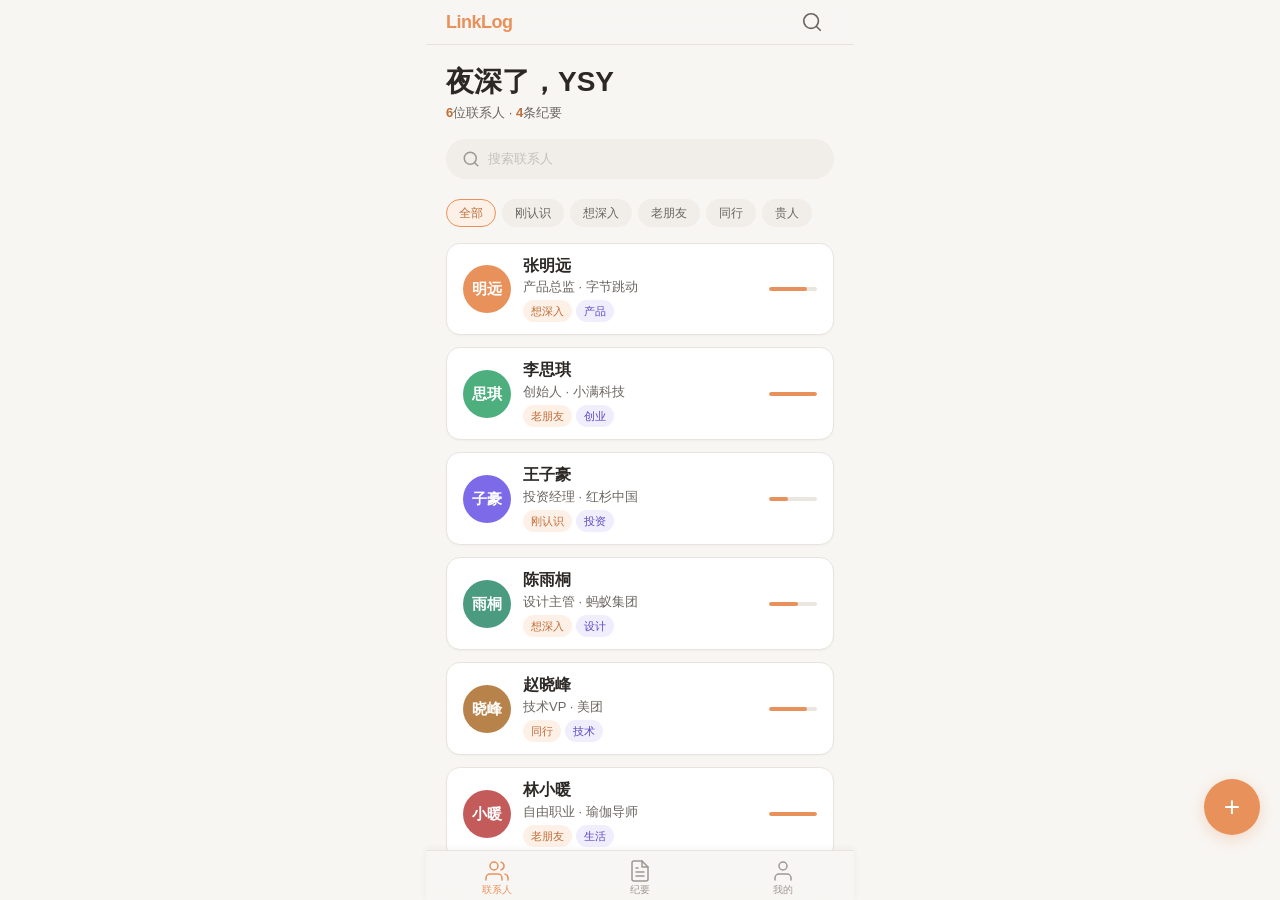
<file: mobile.html>
<!DOCTYPE html>
<html lang="zh-CN">
<head>
<meta charset="UTF-8">
<meta name="viewport" content="width=device-width, initial-scale=1.0, maximum-scale=1.0, user-scalable=no">
<title>LinkLog — 连接日志 · 关系复利</title>
<style>
/* ============================================
   设计令牌 · Design Tokens
   来源: MOBILE_TOKENS.md by design-system-expert
   ============================================ */
:root {
  /* 1. 色彩系统 */
  --color-bg-primary: #F8F6F3;
  --color-bg-secondary: #F1EDE8;
  --color-bg-tertiary: #EAE5DF;
  --color-bg-elevated: #FFFFFF;
  --color-border-subtle: #E8E3DD;
  --color-border-default: #D4CFC8;
  --color-text-primary: #2C2825;
  --color-text-secondary: #6B6560;
  --color-text-tertiary: #9E9893;
  --color-text-disabled: #C5C0BA;
  --color-text-on-accent: #FFFFFF;
  --color-accent-default: #E8915A;
  --color-accent-hover: #D47E48;
  --color-accent-active: #C06E3A;
  --color-accent-light: #FDF0E6;
  --color-accent-lighter: #FEF7F0;
  --color-accent-text: #C06E3A;
  --color-ai-default: #7C6AE8;
  --color-ai-hover: #6B59D6;
  --color-ai-light: #F0EDFC;
  --color-ai-lighter: #F8F6FE;
  --color-ai-text: #5B4AC5;
  --color-ai-glow: rgba(124,106,232,0.15);
  --color-success-default: #4CAF7D;
  --color-success-light: #E8F5EE;
  --color-warning-default: #E5A84B;
  --color-warning-light: #FDF5E6;
  --color-error-default: #D95555;
  --color-error-light: #FDEAEA;
  --color-info-default: #5B8ED0;
  --color-info-light: #E8F0FA;
  --color-tag-relational: #E8915A;
  --color-tag-contextual: #7C6AE8;
  --color-tag-custom: #5B8ED0;
  --color-tag-bg-base: #F1EDE8;
  --color-line-origin: #B8834A;
  --color-line-origin-light: #F5EDE3;
  --color-line-origin-subtle: rgba(184,131,74,0.12);
  --color-line-value: #C47A2E;
  --color-line-value-light: #FBF0E2;
  --color-line-value-subtle: rgba(196,122,46,0.12);
  --color-line-connection: #4A9B7F;
  --color-line-connection-light: #E8F5EF;
  --color-line-connection-subtle: rgba(74,155,127,0.12);
  --color-line-action: #C45B5B;
  --color-line-action-light: #FBEBEB;
  --color-line-action-subtle: rgba(196,91,91,0.12);
  --color-bg-frosted: rgba(248,246,243,0.92);
  --color-bg-glass: rgba(255,255,255,0.6);
  --color-bg-overlay: rgba(44,40,37,0.4);
  --color-bg-overlay-heavy: rgba(44,40,37,0.6);
  --color-ai-border-subtle: rgba(124,106,232,0.2);
  --color-ai-bg-item: rgba(255,255,255,0.8);

  /* 2. 字体系统 */
  --font-sans: -apple-system, "SF Pro Display", "Noto Sans SC", "PingFang SC", "Helvetica Neue", sans-serif;
  --font-mono: "SF Mono", "Menlo", monospace;
  --text-display: 28px;
  --text-h1: 22px;
  --text-h2: 18px;
  --text-h3: 16px;
  --text-body: 15px;
  --text-body-sm: 13px;
  --text-caption: 12px;
  --text-micro: 11px;
  --text-overline: 10px;
  --weight-regular: 400;
  --weight-medium: 500;
  --weight-semibold: 600;
  --weight-bold: 700;
  --leading-tight: 1.25;
  --leading-normal: 1.5;
  --leading-relaxed: 1.65;

  /* 3. 间距 */
  --space-1: 4px;
  --space-2: 8px;
  --space-3: 12px;
  --space-4: 16px;
  --space-5: 20px;
  --space-6: 24px;
  --space-8: 32px;
  --space-10: 40px;
  --space-12: 48px;
  --space-screen-x: 20px;
  --space-screen-x-compact: 16px;
  --space-section-y: 32px;
  --space-card-stack: 12px;
  --space-inline-chip: 6px;
  --space-inline-chip-row: 8px;

  /* 4. 圆角 */
  --radius-sm: 6px;
  --radius-md: 10px;
  --radius-lg: 14px;
  --radius-xl: 20px;
  --radius-full: 9999px;
  --radius-sheet: 20px;
  --radius-toast: 12px;

  /* 5. 阴影 */
  --shadow-xs: 0 1px 2px rgba(44,40,37,0.04);
  --shadow-sm: 0 2px 8px rgba(44,40,37,0.06);
  --shadow-md: 0 4px 16px rgba(44,40,37,0.08);
  --shadow-lg: 0 8px 32px rgba(44,40,37,0.10);
  --shadow-focus: 0 0 0 3px rgba(232,145,90,0.3);
  --shadow-focus-ai: 0 0 0 3px rgba(124,106,232,0.3);
  --shadow-focus-ring: 0 0 0 1.5px var(--color-accent-default);
  --shadow-sheet: 0 -4px 24px rgba(44,40,37,0.10);
  --shadow-nav: 0 1px 12px rgba(44,40,37,0.06);
  --shadow-tab-bar: 0 -1px 8px rgba(44,40,37,0.05);
  --shadow-fab: 0 4px 16px rgba(232,145,90,0.3);
  --shadow-cta: 0 2px 8px rgba(232,145,90,0.25);

  /* 6. 触摸目标 */
  --touch-min: 44px;
  --touch-comfort: 48px;
  --touch-cta: 52px;

  /* 7. 安全区域 */
  --safe-top: env(safe-area-inset-top, 0px);
  --safe-bottom: env(safe-area-inset-bottom, 0px);

  /* 8. 导航栏 */
  --nav-height: 44px;
  --tab-bar-height: 49px;
  --tab-bar-height-total: calc(49px + env(safe-area-inset-bottom, 0px));

  /* 9. 卡片 */
  --card-bg: #FFFFFF;
  --card-radius: 14px;
  --card-border: 1px solid #E8E3DD;
  --card-shadow: 0 1px 2px rgba(44,40,37,0.04);
  --card-padding: 16px;
  --person-avatar-size: 48px;
  --person-avatar-size-lg: 72px;

  /* 10. 动效 */
  --duration-instant: 100ms;
  --duration-fast: 200ms;
  --duration-normal: 300ms;
  --duration-slow: 400ms;
  --duration-spring: 500ms;
  --ease-out: cubic-bezier(0.25, 0.1, 0.25, 1);
  --ease-in-out: cubic-bezier(0.42, 0, 0.58, 1);
  --ease-spring: cubic-bezier(0.34, 1.56, 0.64, 1);
  --ease-decelerate: cubic-bezier(0, 0, 0.2, 1);
  --ease-accelerate: cubic-bezier(0.4, 0, 1, 1);

  /* 11. 补充 token */
  --color-sheet-handle: rgba(44,40,37,0.15);
  --gradient-fade-top: linear-gradient(to top, var(--color-bg-primary) 70%, transparent); /* 70% = content fade zone, prevents CTA overlap */
  --radius-xs: 2px;
  --toast-padding-y: 10px;
  --toast-padding-x: 20px;
}

/* ============================================
   全局重置
   ============================================ */
*, *::before, *::after {
  margin: 0;
  padding: 0;
  box-sizing: border-box;
}

html {
  font-size: 16px;
  -webkit-font-smoothing: antialiased;
  -moz-osx-font-smoothing: grayscale;
  -webkit-text-size-adjust: 100%;
}

body {
  font-family: var(--font-sans);
  background: var(--color-bg-primary);
  color: var(--color-text-primary);
  line-height: var(--leading-normal);
  min-height: 100vh;
  min-height: 100dvh;
  overflow-x: hidden;
  overscroll-behavior: contain;
}

/* 隐藏滚动条 */
::-webkit-scrollbar { display: none; }
* { scrollbar-width: none; -webkit-overflow-scrolling: touch; }

button, input, select, textarea {
  font-family: var(--font-sans);
  -webkit-appearance: none;
  appearance: none;
  border: none;
  outline: none;
  background: none;
}

a { text-decoration: none; color: inherit; }

/* ============================================
   App Shell
   ============================================ */
.app-shell {
  width: 100%;
  max-width: 428px;
  min-width: 320px;
  margin: 0 auto;
  min-height: 100vh;
  min-height: 100dvh;
  position: relative;
  overflow: hidden;
  background: var(--color-bg-primary);
}

/* ============================================
   顶部导航栏 · Frosted Nav
   ============================================ */
.top-nav {
  position: fixed;
  top: 0;
  left: 50%;
  transform: translateX(-50%);
  width: 100%;
  max-width: 428px;
  z-index: 100;
  padding-top: var(--safe-top);
  background: var(--color-bg-frosted);
  backdrop-filter: blur(20px);
  -webkit-backdrop-filter: blur(20px);
  border-bottom: 0.5px solid var(--color-border-subtle);
}

.top-nav-inner {
  display: flex;
  align-items: center;
  justify-content: space-between;
  height: var(--nav-height);
  padding: 0 var(--space-screen-x);
}

.top-nav-brand {
  font-size: var(--text-h2);
  font-weight: var(--weight-bold);
  color: var(--color-accent-default);
  letter-spacing: -0.5px;
}

.top-nav-icon-btn {
  width: var(--touch-min);
  height: var(--touch-min);
  display: flex;
  align-items: center;
  justify-content: center;
  border-radius: var(--radius-full);
  color: var(--color-text-secondary);
  -webkit-tap-highlight-color: transparent;
  transition: background var(--duration-fast) var(--ease-out);
}

.top-nav-icon-btn:active {
  background: var(--color-bg-secondary);
}

/* 详情页导航栏 */
.detail-top-nav {
  position: fixed;
  top: 0;
  left: 50%;
  transform: translateX(-50%);
  width: 100%;
  max-width: 428px;
  z-index: 100;
  padding-top: var(--safe-top);
  background: var(--color-bg-frosted);
  backdrop-filter: blur(20px);
  -webkit-backdrop-filter: blur(20px);
  border-bottom: 0.5px solid var(--color-border-subtle);
}

.detail-top-nav .top-nav-inner {
  position: relative;
}

.detail-nav-title {
  position: absolute;
  left: 50%;
  transform: translateX(-50%);
  font-size: 17px;
  font-weight: var(--weight-semibold);
  color: var(--color-text-primary);
}

.detail-nav-back {
  display: flex;
  align-items: center;
  margin-left: calc(-1 * var(--space-3));
  padding: var(--space-2) var(--space-3);
  color: var(--color-accent-default);
  font-size: var(--text-body);
  font-weight: var(--weight-medium);
  min-height: var(--touch-min);
  -webkit-tap-highlight-color: transparent;
}

.detail-nav-back svg {
  margin-right: var(--space-1);
}

/* ============================================
   底部 Tab 栏
   ============================================ */
.tab-bar {
  position: fixed;
  bottom: 0;
  left: 50%;
  transform: translateX(-50%);
  width: 100%;
  max-width: 428px;
  z-index: 100;
  padding-bottom: var(--safe-bottom);
  background: var(--color-bg-frosted);
  backdrop-filter: blur(20px);
  -webkit-backdrop-filter: blur(20px);
  border-top: 0.5px solid var(--color-border-subtle);
  box-shadow: var(--shadow-tab-bar);
}

.tab-bar-inner {
  display: flex;
  align-items: flex-start;
  justify-content: space-around;
  height: 49px;
  padding-top: var(--space-1);
}

.tab-item {
  display: flex;
  flex-direction: column;
  align-items: center;
  justify-content: center;
  min-width: 64px;
  padding: var(--space-1) 0;
  color: var(--color-text-tertiary);
  -webkit-tap-highlight-color: transparent;
  transition: color var(--duration-fast) var(--ease-out);
}

.tab-item.active {
  color: var(--color-accent-default);
}

.tab-item-icon {
  width: 24px;
  height: 24px;
  display: flex;
  align-items: center;
  justify-content: center;
  margin-bottom: 2px;
}

.tab-item-label {
  font-size: 10px;
  font-weight: var(--weight-medium);
  line-height: 1;
}

/* ============================================
   视图容器 · View System
   ============================================ */
.view {
  position: absolute;
  top: 0;
  left: 0;
  width: 100%;
  height: 100%;
  overflow-y: auto;
  overflow-x: hidden;
  transition: transform var(--duration-normal) var(--ease-decelerate),
              opacity var(--duration-normal) var(--ease-out);
  will-change: transform, opacity;
}

.view.active {
  transform: translateX(0);
  opacity: 1;
  pointer-events: auto;
  z-index: 2;
}

.view.hidden-right {
  transform: translateX(100%);
  opacity: 0.3;
  pointer-events: none;
  z-index: 1;
  transition: transform var(--duration-normal) var(--ease-decelerate),
              opacity var(--duration-fast) var(--ease-out);
}

.view.hidden-left {
  transform: translateX(-30%);
  opacity: 0.3;
  pointer-events: none;
  z-index: 1;
  transition: transform var(--duration-normal) var(--ease-accelerate),
              opacity var(--duration-fast) var(--ease-out);
}

/* ============================================
   视图1: 首页 Dashboard
   ============================================ */

/* 问候区 */
.greeting-area {
  padding: calc(var(--nav-height) + var(--safe-top) + var(--space-5)) var(--space-screen-x) 0;
  margin-bottom: var(--space-1);
}

.greeting-text {
  font-size: var(--text-display);
  font-weight: var(--weight-bold);
  color: var(--color-text-primary);
  line-height: var(--leading-tight);
}

.greeting-sub {
  font-size: var(--text-body-sm);
  color: var(--color-text-secondary);
  margin-top: var(--space-1);
}

.greeting-sub .stat-num {
  font-weight: var(--weight-semibold);
  color: var(--color-accent-text);
}

/* 搜索栏 */
.search-area {
  padding: var(--space-3) var(--space-screen-x);
  position: sticky;
  top: calc(var(--nav-height) + var(--safe-top));
  z-index: 50;
  background: var(--color-bg-primary);
}

.search-bar {
  display: flex;
  align-items: center;
  height: 40px;
  background: var(--color-bg-secondary);
  border-radius: var(--radius-full);
  padding: 0 var(--space-4);
  transition: background var(--duration-fast) var(--ease-out),
              box-shadow var(--duration-fast) var(--ease-out);
}

.search-bar.focused {
  background: var(--color-bg-elevated);
  box-shadow: var(--shadow-sm), var(--shadow-focus-ring);
}

.search-icon {
  width: 18px;
  height: 18px;
  color: var(--color-text-tertiary);
  margin-right: var(--space-2);
  flex-shrink: 0;
}

.search-input {
  flex: 1;
  height: 100%;
  font-size: var(--text-body-sm);
  color: var(--color-text-primary);
  background: transparent;
  min-width: 0;
}

.search-input::placeholder {
  color: var(--color-text-disabled);
}

/* 标签筛选行 */
.filter-row {
  padding: var(--space-2) 0;
  overflow-x: auto;
  white-space: nowrap;
  -webkit-overflow-scrolling: touch;
  overscroll-behavior-x: contain;
  /* 隐藏滚动条 */
  scrollbar-width: none;
}

.filter-row::-webkit-scrollbar { display: none; }

.filter-row-inner {
  display: inline-flex;
  padding: 0 var(--space-screen-x);
}

.filter-chip {
  display: inline-flex;
  align-items: center;
  justify-content: center;
  height: 28px;
  padding: 0 12px;
  margin-right: var(--space-inline-chip);
  border-radius: var(--radius-full);
  font-size: var(--text-caption);
  font-weight: var(--weight-medium);
  background: var(--color-bg-secondary);
  color: var(--color-text-secondary);
  border: 1px solid transparent;
  -webkit-tap-highlight-color: transparent;
  transition: all var(--duration-fast) var(--ease-out);
  white-space: nowrap;
  min-width: var(--touch-min);
  cursor: pointer;
}

.filter-chip:active {
  transform: scale(0.95);
}

.filter-chip.active {
  background: var(--color-accent-light);
  color: var(--color-accent-text);
  border: 1px solid var(--color-accent-default);
}

/* 联系人卡片列表 */
.contact-list {
  padding: var(--space-2) var(--space-screen-x) calc(var(--tab-bar-height-total) + 80px);
}

.contact-card {
  display: flex;
  align-items: center;
  padding: var(--space-3) var(--space-4);
  background: var(--color-bg-elevated);
  border-radius: var(--card-radius);
  border: 1px solid var(--color-border-subtle);
  box-shadow: var(--shadow-xs);
  margin-bottom: var(--space-card-stack);
  -webkit-tap-highlight-color: transparent;
  transition: transform var(--duration-fast) var(--ease-out),
              box-shadow var(--duration-fast) var(--ease-out);
  cursor: pointer;
}

.contact-card:active {
  transform: scale(0.98);
  box-shadow: var(--shadow-sm);
}

.contact-avatar {
  width: var(--person-avatar-size);
  height: var(--person-avatar-size);
  border-radius: var(--radius-full);
  background: var(--color-bg-secondary);
  display: flex;
  align-items: center;
  justify-content: center;
  font-size: var(--text-body);
  font-weight: var(--weight-bold);
  color: var(--color-text-on-accent);
  flex-shrink: 0;
  margin-right: var(--space-3);
}

.contact-avatar[data-color="amber"] { background: var(--color-accent-default); }
.contact-avatar[data-color="blue"] { background: var(--color-ai-default); }
.contact-avatar[data-color="green"] { background: var(--color-success-default); }
.contact-avatar[data-color="teal"] { background: var(--color-line-connection); }
.contact-avatar[data-color="red"] { background: var(--color-line-action); }
.contact-avatar[data-color="gold"] { background: var(--color-line-origin); }

.contact-info {
  flex: 1;
  min-width: 0;
}

.contact-name {
  font-size: var(--text-h3);
  font-weight: var(--weight-semibold);
  color: var(--color-text-primary);
  line-height: 1.3;
}

.contact-role {
  font-size: var(--text-body-sm);
  color: var(--color-text-secondary);
  line-height: 1.4;
  white-space: nowrap;
  overflow: hidden;
  text-overflow: ellipsis;
  margin-top: 2px;
}

.contact-tags {
  display: flex;
  align-items: center;
  margin-top: var(--space-1);
  flex-wrap: nowrap;
}

.chip {
  display: inline-flex;
  align-items: center;
  height: 22px;
  padding: 0 8px;
  border-radius: var(--radius-full);
  font-size: var(--text-micro);
  font-weight: var(--weight-medium);
  margin-right: var(--space-1);
  white-space: nowrap;
  animation: bubbleIn var(--duration-spring) var(--ease-spring) both;
}

.chip.relational {
  background: var(--color-accent-light);
  color: var(--color-accent-text);
}

.chip.contextual {
  background: var(--color-ai-light);
  color: var(--color-ai-text);
}

/* 关系强度指示条 */
.strength-bar {
  width: var(--person-avatar-size);
  height: var(--space-1);
  background: var(--color-bg-tertiary);
  border-radius: var(--radius-xs);
  overflow: hidden;
  flex-shrink: 0;
  margin-left: var(--space-3);
}

.strength-fill {
  height: 100%;
  border-radius: var(--radius-xs);
  background: var(--color-accent-default);
  transition: width var(--duration-normal) var(--ease-out);
}

/* FAB */
.fab {
  position: fixed;
  bottom: calc(var(--tab-bar-height-total) + var(--space-4));
  right: var(--space-screen-x);
  width: 56px;
  height: 56px;
  border-radius: var(--radius-full);
  background: var(--color-accent-default);
  color: var(--color-text-on-accent);
  font-size: 28px;
  font-weight: 300;
  display: flex;
  align-items: center;
  justify-content: center;
  box-shadow: var(--shadow-fab);
  z-index: 90;
  -webkit-tap-highlight-color: transparent;
  transition: transform var(--duration-fast) var(--ease-spring),
              background var(--duration-fast) var(--ease-out);
}

.fab:active {
  transform: scale(0.9);
  background: var(--color-accent-active);
}

/* ============================================
   视图2: 联系人详情页
   ============================================ */
.detail-content {
  padding: calc(var(--nav-height) + var(--safe-top) + var(--space-5)) var(--space-screen-x) calc(var(--tab-bar-height-total) + var(--space-8));
}

/* 人物身份卡 */
.detail-hero {
  display: flex;
  flex-direction: column;
  align-items: center;
  text-align: center;
  margin-bottom: var(--space-6);
}

.detail-avatar {
  width: var(--person-avatar-size-lg);
  height: var(--person-avatar-size-lg);
  border-radius: var(--radius-full);
  display: flex;
  align-items: center;
  justify-content: center;
  font-size: var(--text-h1);
  font-weight: var(--weight-bold);
  color: var(--color-text-on-accent);
  margin-bottom: var(--space-3);
}

.detail-avatar[data-color="amber"] { background: var(--color-accent-default); }
.detail-avatar[data-color="blue"] { background: var(--color-ai-default); }
.detail-avatar[data-color="green"] { background: var(--color-success-default); }
.detail-avatar[data-color="teal"] { background: var(--color-line-connection); }
.detail-avatar[data-color="red"] { background: var(--color-line-action); }
.detail-avatar[data-color="gold"] { background: var(--color-line-origin); }

.detail-name {
  font-size: var(--text-h1);
  font-weight: var(--weight-bold);
  color: var(--color-text-primary);
  line-height: var(--leading-tight);
  margin-bottom: var(--space-1);
}

.detail-role-text {
  font-size: var(--text-body);
  color: var(--color-text-secondary);
  margin-bottom: var(--space-2);
}

.detail-traits-row {
  display: flex;
  align-items: center;
  justify-content: center;
  flex-wrap: wrap;
  margin-bottom: var(--space-3);
}

.detail-trait {
  display: inline-flex;
  align-items: center;
  padding: 2px var(--space-2);
  border-radius: var(--radius-sm);
  background: var(--color-bg-secondary);
  font-size: var(--text-micro);
  color: var(--color-text-tertiary);
  margin: 0 var(--space-1);
  font-weight: var(--weight-medium);
}

.detail-tags-row {
  display: flex;
  align-items: center;
  justify-content: center;
  flex-wrap: wrap;
}

.detail-tag-chip {
  display: inline-flex;
  align-items: center;
  height: 24px;
  padding: 0 10px;
  border-radius: var(--radius-full);
  font-size: var(--text-micro);
  font-weight: var(--weight-medium);
  margin: 2px var(--space-1);
  animation: bubbleIn var(--duration-spring) var(--ease-spring) both;
}

/* 四线档案区块 */
.four-line-section {
  background: var(--color-bg-elevated);
  border-radius: var(--radius-lg);
  border: 1px solid var(--color-border-subtle);
  box-shadow: var(--shadow-xs);
  margin-bottom: var(--space-3);
  overflow: hidden;
  transition: max-height var(--duration-normal) var(--ease-out);
}

.four-line-header {
  display: flex;
  align-items: center;
  height: var(--touch-min);
  padding: 0 var(--space-4);
  cursor: pointer;
  -webkit-tap-highlight-color: transparent;
}

.four-line-indicator {
  width: 3px;
  height: 20px;
  border-radius: 2px;
  margin-right: var(--space-3);
  flex-shrink: 0;
}

.four-line-indicator.origin { background: var(--color-line-origin); }
.four-line-indicator.value { background: var(--color-line-value); }
.four-line-indicator.connection { background: var(--color-line-connection); }
.four-line-indicator.action { background: var(--color-line-action); }

.four-line-title {
  flex: 1;
  font-size: var(--text-body-sm);
  font-weight: var(--weight-semibold);
  color: var(--color-text-primary);
}

.four-line-arrow {
  width: 20px;
  height: 20px;
  color: var(--color-text-tertiary);
  transition: transform var(--duration-normal) var(--ease-out);
}

.four-line-header.expanded .four-line-arrow {
  transform: rotate(180deg);
}

.four-line-body {
  max-height: 0;
  overflow: hidden;
  transition: max-height var(--duration-normal) var(--ease-out),
              padding var(--duration-normal) var(--ease-out);
  padding: 0 var(--space-4);
}

.four-line-body.expanded {
  max-height: 300px;
  padding: 0 var(--space-4) var(--space-4);
}

.four-line-field {
  margin-bottom: var(--space-2);
}

.four-line-field:last-child {
  margin-bottom: 0;
}

.four-line-label {
  font-size: var(--text-micro);
  color: var(--color-text-tertiary);
  font-weight: var(--weight-medium);
  margin-bottom: 2px;
}

.four-line-value {
  font-size: var(--text-body-sm);
  color: var(--color-text-primary);
  line-height: var(--leading-relaxed);
}

/* 核心四问 */
.questions-card {
  background: var(--color-bg-elevated);
  border-radius: var(--radius-lg);
  border: 1px solid var(--color-border-subtle);
  box-shadow: var(--shadow-xs);
  padding: var(--space-4);
  margin-bottom: var(--space-3);
}

.questions-title {
  font-size: var(--text-body);
  font-weight: var(--weight-semibold);
  color: var(--color-text-primary);
  margin-bottom: var(--space-3);
}

.question-item {
  margin-bottom: var(--space-3);
}

.question-item:last-child {
  margin-bottom: 0;
}

.question-label {
  font-size: var(--text-caption);
  color: var(--color-text-tertiary);
  font-weight: var(--weight-medium);
  display: flex;
  align-items: center;
  margin-bottom: var(--space-1);
}

.q-num {
  display: inline-flex;
  align-items: center;
  justify-content: center;
  width: 18px;
  height: 18px;
  border-radius: var(--radius-full);
  background: var(--color-accent-light);
  color: var(--color-accent-text);
  font-size: var(--text-micro);
  font-weight: var(--weight-semibold);
  margin-right: var(--space-2);
  flex-shrink: 0;
}

.question-answer {
  font-size: var(--text-body-sm);
  color: var(--color-text-primary);
  line-height: var(--leading-relaxed);
  padding-left: 26px;
}

.question-collapsed {
  display: none;
}

.expand-questions-btn {
  display: flex;
  align-items: center;
  justify-content: center;
  width: 100%;
  padding: var(--space-2) 0;
  margin-top: var(--space-2);
  font-size: var(--text-body-sm);
  font-weight: var(--weight-medium);
  color: var(--color-text-tertiary);
  border-top: 1px solid var(--color-border-subtle);
  -webkit-tap-highlight-color: transparent;
}

.expand-questions-btn svg {
  margin-left: var(--space-1);
  transition: transform var(--duration-fast) var(--ease-out);
}

/* AI 破冰卡片 */
.ai-icebreak-card {
  background: var(--color-ai-lighter);
  border: 1px solid var(--color-ai-border-subtle);
  border-radius: var(--radius-lg);
  padding: var(--space-4);
  margin-bottom: var(--space-4);
  position: relative;
  overflow: hidden;
}

.ai-icebreak-card::before {
  content: '';
  position: absolute;
  top: -40px;
  right: -40px;
  width: 80px;
  height: 80px;
  background: var(--color-ai-glow);
  border-radius: var(--radius-full);
  filter: blur(20px);
  pointer-events: none;
  opacity: 0.6;
}

.ai-card-header {
  display: flex;
  align-items: center;
  margin-bottom: var(--space-3);
}

.ai-badge-icon {
  width: 20px;
  height: 20px;
  border-radius: var(--radius-sm);
  background: var(--color-ai-light);
  display: flex;
  align-items: center;
  justify-content: center;
  margin-right: var(--space-2);
}

.ai-badge-label {
  font-size: var(--text-caption);
  font-weight: var(--weight-semibold);
  color: var(--color-ai-text);
}

.ai-icebreak-text {
  font-size: var(--text-body);
  color: var(--color-text-primary);
  line-height: var(--leading-relaxed);
  font-style: italic;
  padding-left: var(--space-4);
  position: relative;
  margin-bottom: var(--space-3);
}

.ai-icebreak-text::before {
  content: '\201C';
  position: absolute;
  left: 0;
  top: -4px;
  font-size: 20px;
  color: var(--color-ai-default);
  font-style: normal;
  font-weight: var(--weight-bold);
  opacity: 0.5;
}

.ai-icebreak-actions {
  display: flex;
  align-items: center;
  justify-content: flex-end;
}

.btn-copy {
  display: inline-flex;
  align-items: center;
  padding: var(--space-2) var(--space-3);
  border-radius: var(--radius-full);
  font-size: var(--text-caption);
  font-weight: var(--weight-medium);
  color: var(--color-ai-text);
  background: var(--color-ai-light);
  margin-right: var(--space-2);
  -webkit-tap-highlight-color: transparent;
  transition: transform var(--duration-fast) var(--ease-spring);
}

.btn-copy:active {
  transform: scale(0.95);
}

.btn-copy.copied {
  color: var(--color-success-default);
  background: var(--color-success-light);
}

.btn-regen {
  display: inline-flex;
  align-items: center;
  padding: var(--space-2) var(--space-3);
  border-radius: var(--radius-full);
  font-size: var(--text-caption);
  font-weight: var(--weight-medium);
  color: var(--color-ai-text);
  background: var(--color-ai-light);
  -webkit-tap-highlight-color: transparent;
  transition: transform var(--duration-fast) var(--ease-spring);
}

.btn-regen:active {
  transform: scale(0.95);
}

/* 底部操作栏 */
.detail-bottom-bar {
  position: fixed;
  bottom: 0;
  left: 50%;
  transform: translateX(-50%);
  width: 100%;
  max-width: 428px;
  z-index: 90;
  padding: var(--space-3) var(--space-screen-x) var(--space-4);
  padding-bottom: calc(var(--space-4) + var(--safe-bottom));
  background: var(--color-bg-frosted);
  backdrop-filter: blur(20px);
  -webkit-backdrop-filter: blur(20px);
  border-top: 0.5px solid var(--color-border-subtle);
  display: flex;
  align-items: center;
  justify-content: space-between;
}

.btn-edit {
  flex: 1;
  height: var(--touch-comfort);
  display: flex;
  align-items: center;
  justify-content: center;
  border-radius: var(--radius-md);
  font-size: var(--text-body-sm);
  font-weight: var(--weight-semibold);
  color: var(--color-accent-text);
  background: var(--color-accent-light);
  margin-right: var(--space-3);
  -webkit-tap-highlight-color: transparent;
  transition: transform var(--duration-fast) var(--ease-spring);
}

.btn-edit:active { transform: scale(0.97); }

.btn-delete {
  height: var(--touch-comfort);
  display: flex;
  align-items: center;
  justify-content: center;
  padding: 0 var(--space-5);
  border-radius: var(--radius-md);
  font-size: var(--text-body-sm);
  font-weight: var(--weight-semibold);
  color: var(--color-error-default);
  background: var(--color-error-light);
  -webkit-tap-highlight-color: transparent;
  transition: transform var(--duration-fast) var(--ease-spring);
}

.btn-delete:active { transform: scale(0.97); }

/* ============================================
   视图3-5: 添加联系人 Step Flow
   ============================================ */
.step-view {
  position: absolute;
  top: 0;
  left: 0;
  width: 100%;
  height: 100%;
  background: var(--color-bg-primary);
  overflow-y: auto;
  transition: transform var(--duration-normal) var(--ease-decelerate),
              opacity var(--duration-normal) var(--ease-out);
  will-change: transform, opacity;
}

.step-view.active {
  transform: translateX(0);
  opacity: 1;
  pointer-events: auto;
  z-index: 2;
}

.step-view.hidden-right {
  transform: translateX(100%);
  opacity: 0;
  pointer-events: none;
  z-index: 1;
}

.step-view.hidden-left {
  transform: translateX(-100%);
  opacity: 0;
  pointer-events: none;
  z-index: 1;
}

/* 步骤头部 */
.step-header {
  position: sticky;
  top: 0;
  z-index: 10;
  background: var(--color-bg-primary);
  padding: var(--space-3) var(--space-screen-x);
  padding-top: calc(var(--safe-top) + var(--space-3));
}

.step-progress-bar {
  display: flex;
  align-items: center;
  margin-bottom: var(--space-3);
}

.step-segment {
  flex: 1;
  height: 4px;
  border-radius: 2px;
  background: var(--color-bg-tertiary);
  margin-right: var(--space-1);
  overflow: hidden;
}

.step-segment:last-child { margin-right: 0; }

.step-segment-fill {
  height: 100%;
  border-radius: 2px;
  width: 0;
  background: var(--color-accent-default);
  transition: width var(--duration-normal) var(--ease-out);
}

.step-segment-fill.done {
  width: 100%;
  background: var(--color-success-default);
}

.step-segment-fill.active {
  width: 100%;
  background: var(--color-accent-default);
}

.step-back-btn {
  display: flex;
  align-items: center;
  color: var(--color-accent-default);
  font-size: var(--text-body);
  font-weight: var(--weight-medium);
  padding: var(--space-2) 0;
  min-height: var(--touch-min);
  -webkit-tap-highlight-color: transparent;
}

.step-back-btn svg {
  margin-right: var(--space-1);
}

/* 步骤内容 */
.step-content {
  padding: var(--space-2) var(--space-screen-x) calc(var(--safe-bottom) + 100px);
}

.step-title {
  font-size: var(--text-h1);
  font-weight: var(--weight-bold);
  color: var(--color-text-primary);
  line-height: var(--leading-tight);
  margin-bottom: var(--space-1);
}

.step-subtitle {
  font-size: var(--text-body-sm);
  color: var(--color-text-tertiary);
  margin-bottom: var(--space-5);
  line-height: var(--leading-normal);
}

/* AI 标签推荐区 */
.ai-recommend-area {
  background: var(--color-ai-lighter);
  border: 1px solid var(--color-ai-border-subtle);
  border-radius: var(--radius-lg);
  padding: var(--space-4);
  margin-bottom: var(--space-5);
}

.ai-recommend-header {
  display: flex;
  align-items: center;
  margin-bottom: var(--space-3);
}

.ai-recommend-label {
  font-size: var(--text-caption);
  font-weight: var(--weight-semibold);
  color: var(--color-ai-text);
}

.ai-recommend-tags {
  display: flex;
  flex-wrap: wrap;
}

.ai-recommend-chip {
  display: inline-flex;
  align-items: center;
  height: 28px;
  padding: 0 12px;
  border-radius: var(--radius-full);
  font-size: var(--text-caption);
  font-weight: var(--weight-medium);
  background: var(--color-ai-light);
  color: var(--color-ai-text);
  margin: 0 var(--space-inline-chip) var(--space-inline-chip-row) 0;
  -webkit-tap-highlight-color: transparent;
  cursor: pointer;
  transition: all var(--duration-fast) var(--ease-out);
  animation: bubbleIn var(--duration-spring) var(--ease-spring) both;
}

.ai-recommend-chip:active {
  transform: scale(0.95);
}

.ai-recommend-chip.selected {
  background: var(--color-ai-default);
  color: var(--color-text-on-accent);
}

/* 自定义标签输入 */
.custom-tag-input-area {
  display: flex;
  align-items: center;
  height: var(--touch-comfort);
  background: var(--color-bg-elevated);
  border: 1.5px dashed var(--color-border-default);
  border-radius: var(--radius-full);
  padding: 0 var(--space-4);
  margin-top: var(--space-3);
  transition: border-color var(--duration-fast) var(--ease-out);
}

.custom-tag-input-area:focus-within {
  border-color: var(--color-ai-default);
}

.custom-tag-input-area input {
  flex: 1;
  height: 100%;
  font-size: var(--text-body-sm);
  color: var(--color-text-primary);
  min-width: 0;
}

.custom-tag-input-area input::placeholder {
  color: var(--color-text-disabled);
}

.custom-tag-add-btn {
  width: 28px;
  height: 28px;
  border-radius: var(--radius-full);
  background: var(--color-ai-light);
  color: var(--color-ai-default);
  display: flex;
  align-items: center;
  justify-content: center;
  font-size: 16px;
  font-weight: var(--weight-semibold);
  margin-left: var(--space-2);
  -webkit-tap-highlight-color: transparent;
}

/* 已选标签 */
.selected-tags-area {
  display: flex;
  flex-wrap: wrap;
  margin-top: var(--space-3);
  min-height: 0;
}

.selected-tag-chip {
  display: inline-flex;
  align-items: center;
  height: 28px;
  padding: 0 10px;
  border-radius: var(--radius-full);
  font-size: var(--text-caption);
  font-weight: var(--weight-medium);
  margin: 0 var(--space-inline-chip) var(--space-inline-chip-row) 0;
  animation: bubbleIn var(--duration-spring) var(--ease-spring) both;
}

.selected-tag-chip.relational {
  background: var(--color-accent-light);
  color: var(--color-accent-text);
}

.selected-tag-chip.contextual {
  background: var(--color-ai-light);
  color: var(--color-ai-text);
}

.selected-tag-remove {
  display: inline-flex;
  align-items: center;
  justify-content: center;
  width: 14px;
  height: 14px;
  border-radius: var(--radius-full);
  font-size: 10px;
  margin-left: 4px;
  opacity: 0.6;
  -webkit-tap-highlight-color: transparent;
}

/* 表单 */
.form-group {
  margin-bottom: var(--space-5);
}

.form-label {
  display: block;
  font-size: var(--text-caption);
  font-weight: var(--weight-medium);
  color: var(--color-text-secondary);
  margin-bottom: var(--space-1);
}

.form-label .required {
  color: var(--color-accent-default);
}

.form-input {
  width: 100%;
  height: var(--touch-comfort);
  padding: 0 var(--space-4);
  font-size: var(--text-body);
  color: var(--color-text-primary);
  background: var(--color-bg-elevated);
  border: 1px solid var(--color-border-default);
  border-radius: var(--radius-md);
  transition: border-color var(--duration-fast) var(--ease-out),
              box-shadow var(--duration-fast) var(--ease-out);
}

.form-input:focus {
  border-color: var(--color-accent-default);
  box-shadow: var(--shadow-focus);
}

.form-input::placeholder {
  color: var(--color-text-disabled);
}

.form-row {
  display: flex;
  margin-right: calc(-1 * var(--space-3));
}

.form-row .form-group {
  flex: 1;
  margin-right: var(--space-3);
}

.form-select {
  width: 100%;
  height: var(--touch-comfort);
  padding: 0 var(--space-4);
  padding-right: var(--space-8);
  font-size: var(--text-body);
  color: var(--color-text-primary);
  background: var(--color-bg-elevated);
  border: 1px solid var(--color-border-default);
  border-radius: var(--radius-md);
  transition: border-color var(--duration-fast) var(--ease-out),
              box-shadow var(--duration-fast) var(--ease-out);
}

.form-select:focus {
  border-color: var(--color-accent-default);
  box-shadow: var(--shadow-focus);
}

/* 四问输入 */
.q-input-card {
  background: var(--color-bg-elevated);
  border-radius: var(--radius-lg);
  border: 1px solid var(--color-border-subtle);
  padding: var(--space-4);
  margin-bottom: var(--space-3);
}

.q-input-label {
  font-size: var(--text-body-sm);
  font-weight: var(--weight-semibold);
  color: var(--color-text-primary);
  margin-bottom: var(--space-2);
  display: flex;
  align-items: center;
}

.q-input-num {
  display: inline-flex;
  align-items: center;
  justify-content: center;
  width: 20px;
  height: 20px;
  border-radius: var(--radius-full);
  background: var(--color-accent-light);
  color: var(--color-accent-text);
  font-size: var(--text-micro);
  font-weight: var(--weight-semibold);
  margin-right: var(--space-2);
  flex-shrink: 0;
}

.q-textarea {
  width: 100%;
  min-height: 80px;
  padding: var(--space-3);
  font-size: var(--text-body-sm);
  color: var(--color-text-primary);
  background: var(--color-bg-primary);
  border: 1px solid var(--color-border-subtle);
  border-radius: var(--radius-md);
  resize: none;
  line-height: var(--leading-relaxed);
  transition: border-color var(--duration-fast) var(--ease-out),
              box-shadow var(--duration-fast) var(--ease-out);
}

.q-textarea:focus {
  border-color: var(--color-accent-default);
  box-shadow: var(--shadow-focus);
}

.q-textarea::placeholder {
  color: var(--color-text-disabled);
}

/* CTA 按钮 */
.step-cta-fixed {
  position: fixed;
  bottom: 0;
  left: 50%;
  transform: translateX(-50%);
  width: 100%;
  max-width: 428px;
  z-index: 90;
  padding: var(--space-3) var(--space-screen-x) var(--space-4);
  padding-bottom: calc(var(--space-4) + var(--safe-bottom));
  background: var(--gradient-fade-top);
}

.btn-cta {
  width: 100%;
  height: var(--touch-cta);
  display: flex;
  align-items: center;
  justify-content: center;
  border-radius: var(--radius-full);
  font-size: var(--text-body);
  font-weight: var(--weight-semibold);
  color: var(--color-text-on-accent);
  background: var(--color-accent-default);
  box-shadow: var(--shadow-cta);
  -webkit-tap-highlight-color: transparent;
  transition: transform var(--duration-fast) var(--ease-spring),
              background var(--duration-fast) var(--ease-out);
}

.btn-cta:active {
  transform: scale(0.97);
  background: var(--color-accent-active);
}

/* ============================================
   视图5: 保存成功
   ============================================ */
.success-content {
  display: flex;
  flex-direction: column;
  align-items: center;
  justify-content: center;
  min-height: 60vh;
  text-align: center;
  padding: 0 var(--space-screen-x);
}

.success-check {
  width: 64px;
  height: 64px;
  border-radius: var(--radius-full);
  background: var(--color-success-light);
  display: flex;
  align-items: center;
  justify-content: center;
  margin-bottom: var(--space-5);
  animation: successPop var(--duration-spring) var(--ease-spring);
}

.success-title {
  font-size: var(--text-h1);
  font-weight: var(--weight-bold);
  color: var(--color-text-primary);
  margin-bottom: var(--space-2);
}

.success-subtitle {
  font-size: var(--text-body);
  color: var(--color-text-secondary);
  margin-bottom: var(--space-6);
  line-height: var(--leading-normal);
}

.success-subtitle strong {
  color: var(--color-accent-text);
  font-weight: var(--weight-semibold);
}

.success-ai-preview {
  width: 100%;
  background: var(--color-ai-lighter);
  border: 1px solid var(--color-ai-border-subtle);
  border-radius: var(--radius-lg);
  padding: var(--space-4);
  margin-bottom: var(--space-6);
  text-align: left;
}

.success-ai-preview-header {
  display: flex;
  align-items: center;
  margin-bottom: var(--space-2);
}

.success-ai-preview-text {
  font-size: var(--text-body-sm);
  color: var(--color-text-secondary);
  line-height: var(--leading-relaxed);
}

.success-actions {
  width: 100%;
  display: flex;
  flex-direction: column;
  margin-top: var(--space-4);
}

.btn-cta-outline {
  width: 100%;
  height: var(--touch-cta);
  display: flex;
  align-items: center;
  justify-content: center;
  border-radius: var(--radius-full);
  font-size: var(--text-body);
  font-weight: var(--weight-semibold);
  color: var(--color-accent-text);
  background: var(--color-accent-light);
  margin-top: var(--space-3);
  -webkit-tap-highlight-color: transparent;
  transition: transform var(--duration-fast) var(--ease-spring);
}

.btn-cta-outline:active { transform: scale(0.97); }

.btn-ghost-text {
  width: 100%;
  height: var(--touch-comfort);
  display: flex;
  align-items: center;
  justify-content: center;
  font-size: var(--text-body-sm);
  font-weight: var(--weight-medium);
  color: var(--color-text-tertiary);
  margin-top: var(--space-2);
  -webkit-tap-highlight-color: transparent;
}

/* ============================================
   Bottom Sheet
   ============================================ */
.sheet-overlay {
  position: fixed;
  top: 0;
  left: 0;
  right: 0;
  bottom: 0;
  background: var(--color-bg-overlay);
  z-index: 200;
  opacity: 0;
  pointer-events: none;
  transition: opacity var(--duration-normal) var(--ease-out);
}

.sheet-overlay.show {
  opacity: 1;
  pointer-events: auto;
}

.bottom-sheet {
  position: absolute;
  bottom: 0;
  left: 0;
  right: 0;
  background: var(--color-bg-elevated);
  border-radius: var(--radius-sheet) var(--radius-sheet) 0 0;
  padding: var(--space-2) var(--space-screen-x) var(--space-6);
  padding-bottom: calc(var(--space-6) + var(--safe-bottom));
  transform: translateY(100%);
  transition: transform var(--duration-slow) var(--ease-decelerate);
  box-shadow: var(--shadow-sheet);
  max-height: 90vh;
  overflow-y: auto;
}

.sheet-overlay.show .bottom-sheet {
  transform: translateY(0);
}

.sheet-handle {
  width: 36px;
  height: 5px;
  border-radius: 2.5px;
  background: var(--color-sheet-handle);
  margin: var(--space-2) auto var(--space-4);
}

.sheet-title {
  font-size: var(--text-h3);
  font-weight: var(--weight-semibold);
  color: var(--color-text-primary);
  margin-bottom: var(--space-4);
}

.sheet-item {
  display: flex;
  align-items: center;
  padding: var(--space-4) 0;
  font-size: var(--text-body);
  color: var(--color-text-primary);
  border-bottom: 0.5px solid var(--color-border-subtle);
  -webkit-tap-highlight-color: transparent;
}

.sheet-item:last-child { border-bottom: none; }
.sheet-item:active { opacity: 0.6; }
.sheet-item.danger { color: var(--color-error-default); }

.sheet-icon {
  width: 20px;
  height: 20px;
  margin-right: var(--space-3);
  display: flex;
  align-items: center;
  justify-content: center;
  flex-shrink: 0;
}

/* Toast */
.toast-container {
  position: fixed;
  top: calc(var(--safe-top) + var(--space-10));
  left: 50%;
  transform: translateX(-50%);
  z-index: 1000;
  pointer-events: none;
}

.toast {
  background: var(--color-text-primary);
  color: var(--color-text-on-accent);
  padding: var(--toast-padding-y) var(--toast-padding-x);
  border-radius: var(--radius-toast);
  font-size: var(--text-body-sm);
  font-weight: var(--weight-medium);
  white-space: nowrap;
  opacity: 0;
  transform: translateY(-10px);
  transition: opacity var(--duration-normal) var(--ease-out),
              transform var(--duration-normal) var(--ease-spring);
}

.toast.show {
  opacity: 1;
  transform: translateY(0);
}

/* ============================================
   动画 · Animations
   ============================================ */
@keyframes bubbleIn {
  0% { transform: scale(0.3); opacity: 0; }
  50% { transform: scale(1.08); }
  70% { transform: scale(0.96); }
  100% { transform: scale(1); opacity: 1; }
}

@keyframes successPop {
  0% { transform: scale(0.5); opacity: 0; }
  60% { transform: scale(1.1); }
  100% { transform: scale(1); opacity: 1; }
}

@keyframes fadeInUp {
  from { opacity: 0; transform: translateY(12px); }
  to { opacity: 1; transform: translateY(0); }
}

/* 滚动渐入 */
.reveal {
  opacity: 0;
  transform: translateY(16px);
  transition: opacity var(--duration-normal) var(--ease-out),
              transform var(--duration-normal) var(--ease-out);
}

.reveal.visible {
  opacity: 1;
  transform: translateY(0);
}

/* ============================================
   视图6: "我的"页面 — Skill 工具箱
   ============================================ */
.profile-content {
  padding: calc(var(--nav-height) + var(--safe-top) + var(--space-5)) var(--space-screen-x) calc(var(--tab-bar-height-total) + var(--space-8));
}

.profile-header {
  text-align: center;
  margin-bottom: var(--space-6);
}

.profile-avatar-lg {
  width: 72px;
  height: 72px;
  border-radius: var(--radius-full);
  background: linear-gradient(135deg, var(--color-accent-default), var(--color-line-value));
  display: flex;
  align-items: center;
  justify-content: center;
  font-size: var(--text-h1);
  font-weight: var(--weight-bold);
  color: #FFF;
  margin: 0 auto var(--space-3);
}

.profile-name-lg {
  font-size: var(--text-h1);
  font-weight: var(--weight-bold);
  color: var(--color-text-primary);
  margin-bottom: var(--space-1);
}

.profile-bio {
  font-size: var(--text-body-sm);
  color: var(--color-text-secondary);
}

.section-label {
  font-size: var(--text-caption);
  font-weight: var(--weight-semibold);
  color: var(--color-text-tertiary);
  text-transform: uppercase;
  letter-spacing: 0.5px;
  margin-bottom: var(--space-3);
}

/* Skill 卡片 */
.skill-card {
  background: var(--color-bg-elevated);
  border-radius: var(--radius-lg);
  border: 1px solid var(--color-border-subtle);
  box-shadow: var(--shadow-xs);
  padding: var(--space-4);
  margin-bottom: var(--space-3);
  transition: transform var(--duration-fast) var(--ease-out),
              box-shadow var(--duration-fast) var(--ease-out);
}

.skill-card:active {
  transform: scale(0.98);
  box-shadow: var(--shadow-sm);
}

.skill-card-header {
  display: flex;
  align-items: flex-start;
  margin-bottom: var(--space-3);
}

.skill-icon-wrap {
  width: 40px;
  height: 40px;
  border-radius: var(--radius-md);
  background: var(--color-accent-light);
  display: flex;
  align-items: center;
  justify-content: center;
  margin-right: var(--space-3);
  flex-shrink: 0;
}

.skill-icon-wrap svg {
  width: 20px;
  height: 20px;
  color: var(--color-accent-text);
}

.skill-meta {
  flex: 1;
  min-width: 0;
}

.skill-name {
  font-size: var(--text-body);
  font-weight: var(--weight-semibold);
  color: var(--color-text-primary);
  margin-bottom: 2px;
}

.skill-desc {
  font-size: var(--text-body-sm);
  color: var(--color-text-secondary);
  line-height: var(--leading-relaxed);
  display: -webkit-box;
  -webkit-line-clamp: 2;
  -webkit-box-orient: vertical;
  overflow: hidden;
}

.skill-badge {
  display: inline-flex;
  align-items: center;
  padding: 2px 8px;
  border-radius: var(--radius-full);
  font-size: var(--text-micro);
  font-weight: var(--weight-semibold);
  background: var(--color-ai-light);
  color: var(--color-ai-text);
  margin-top: var(--space-2);
}

.skill-actions {
  display: flex;
  gap: var(--space-2);
  margin-top: var(--space-3);
  padding-top: var(--space-3);
  border-top: 1px solid var(--color-border-subtle);
}

.skill-btn {
  flex: 1;
  height: var(--touch-comfort);
  display: flex;
  align-items: center;
  justify-content: center;
  border-radius: var(--radius-md);
  font-size: var(--text-body-sm);
  font-weight: var(--weight-semibold);
  -webkit-tap-highlight-color: transparent;
  transition: transform var(--duration-fast) var(--ease-spring);
}

.skill-btn:active {
  transform: scale(0.96);
}

.skill-btn-primary {
  background: var(--color-accent-default);
  color: var(--color-text-on-accent);
}

.skill-btn-secondary {
  background: var(--color-bg-secondary);
  color: var(--color-text-secondary);
}

/* Skill 详情展开区 */
.skill-detail {
  max-height: 0;
  overflow: hidden;
  transition: max-height var(--duration-normal) var(--ease-out);
  margin-top: var(--space-3);
}

.skill-detail.expanded {
  max-height: 300px;
}

.skill-detail-inner {
  background: var(--color-bg-primary);
  border-radius: var(--radius-md);
  padding: var(--space-3);
  font-size: var(--text-body-sm);
  color: var(--color-text-secondary);
  line-height: var(--leading-relaxed);
  overflow-y: auto;
  max-height: 240px;
  white-space: pre-wrap;
  word-break: break-word;
}

.skill-toggle-btn {
  display: flex;
  align-items: center;
  justify-content: center;
  width: 100%;
  padding: var(--space-2) 0 0;
  font-size: var(--text-body-sm);
  font-weight: var(--weight-medium);
  color: var(--color-text-tertiary);
  background: none;
  border: none;
  -webkit-tap-highlight-color: transparent;
  cursor: pointer;
}

.skill-toggle-btn svg {
  margin-left: var(--space-1);
  transition: transform var(--duration-fast) var(--ease-out);
}

.skill-toggle-btn.expanded svg {
  transform: rotate(180deg);
}

/* 减弱动画 */
@media (prefers-reduced-motion: reduce) {
  *, *::before, *::after {
    animation-duration: 0.01ms !important;
    transition-duration: 0.01ms !important;
  }
}

/* ============================================
   补充 · 内联样式提取
   ============================================ */
.sheet-delete-confirm {
  text-align: center;
  padding-top: var(--space-6);
}

.sheet-delete-title {
  font-size: var(--text-h3);
  font-weight: var(--weight-semibold);
  color: var(--color-text-primary);
  margin-bottom: var(--space-2);
}

.sheet-delete-desc {
  font-size: var(--text-body);
  color: var(--color-text-secondary);
  margin-bottom: var(--space-6);
  line-height: var(--leading-relaxed);
}

.sheet-delete-actions {
  display: flex;
  margin: 0 calc(-1 * var(--space-screen-x));
}

.sheet-delete-btn {
  flex: 1;
  height: var(--touch-cta);
  font-size: var(--text-body);
  font-weight: var(--weight-semibold);
  background: none;
  border: none;
  cursor: pointer;
  -webkit-tap-highlight-color: transparent;
}

.sheet-delete-btn.cancel {
  color: var(--color-text-tertiary);
}

.sheet-delete-btn.danger {
  color: var(--color-error-default);
}

.step-tags-label-wrap {
  margin-bottom: var(--space-5);
}

.questions-section-label {
  font-size: var(--text-body-sm);
  font-weight: var(--weight-semibold);
  color: var(--color-text-primary);
}

.questions-section-wrap {
  margin-top: var(--space-6);
  margin-bottom: var(--space-2);
}

.ai-preview-label {
  font-size: var(--text-caption);
  font-weight: var(--weight-semibold);
  color: var(--color-ai-text);
}

.empty-state {
  text-align: center;
  padding: var(--space-10) 0;
  color: var(--color-text-tertiary);
  font-size: var(--text-body-sm);
}

.detail-questions-card {
  margin-top: var(--space-4);
}

.detail-icebreak-card {
  margin-top: var(--space-4);
}
</style>
</head>
<body>

<div class="app-shell" id="app">

  <!-- ========== 顶部导航栏（首页用） ========== -->
  <div class="top-nav" id="home-nav">
    <div class="top-nav-inner">
      <span class="top-nav-brand">LinkLog</span>
      <button class="top-nav-icon-btn" onclick="showToast('搜索功能开发中')">
        <svg width="22" height="22" viewBox="0 0 24 24" fill="none" stroke="currentColor" stroke-width="1.8" stroke-linecap="round" stroke-linejoin="round"><circle cx="11" cy="11" r="8"/><path d="M21 21l-4.35-4.35"/></svg>
      </button>
    </div>
  </div>

  <!-- ========== 详情页导航栏 ========== -->
  <div class="detail-top-nav" id="detail-nav" style="display:none;">
    <div class="top-nav-inner">
      <button class="detail-nav-back" onclick="goBackToHome()">
        <svg width="20" height="20" viewBox="0 0 24 24" fill="none" stroke="currentColor" stroke-width="2" stroke-linecap="round" stroke-linejoin="round"><path d="M19 12H5m7-7l-7 7 7 7"/></svg>
        返回
      </button>
      <span class="detail-nav-title" id="detail-nav-title"></span>
      <button class="top-nav-icon-btn" onclick="openDetailMore()">
        <svg width="20" height="20" viewBox="0 0 24 24" fill="none" stroke="currentColor" stroke-width="2" stroke-linecap="round"><circle cx="12" cy="5" r="1.5"/><circle cx="12" cy="12" r="1.5"/><circle cx="12" cy="19" r="1.5"/></svg>
      </button>
    </div>
  </div>

  <!-- ========== 视图1: 首页 Dashboard ========== -->
  <div class="view active" id="view-home">

    <!-- 问候区 -->
    <div class="greeting-area">
      <div class="greeting-text" id="greeting-text">早上好，YSY</div>
      <div class="greeting-sub">
        <span class="stat-num">6</span>位联系人 · <span class="stat-num">4</span>条纪要
      </div>
    </div>

    <!-- 搜索栏 -->
    <div class="search-area">
      <div class="search-bar" id="search-bar">
        <svg class="search-icon" viewBox="0 0 24 24" fill="none" stroke="currentColor" stroke-width="2" stroke-linecap="round" stroke-linejoin="round"><circle cx="11" cy="11" r="8"/><path d="M21 21l-4.35-4.35"/></svg>
        <input class="search-input" type="text" id="search-input" placeholder="搜索联系人" oninput="filterContacts()" onfocus="onSearchFocus()" onblur="onSearchBlur()">
      </div>
    </div>

    <!-- 标签筛选行 -->
    <div class="filter-row">
      <div class="filter-row-inner" id="filter-row-inner">
        <span class="filter-chip active" data-filter="全部" onclick="selectFilter(this)">全部</span>
        <span class="filter-chip" data-filter="刚认识" onclick="selectFilter(this)">刚认识</span>
        <span class="filter-chip" data-filter="想深入" onclick="selectFilter(this)">想深入</span>
        <span class="filter-chip" data-filter="老朋友" onclick="selectFilter(this)">老朋友</span>
        <span class="filter-chip" data-filter="同行" onclick="selectFilter(this)">同行</span>
        <span class="filter-chip" data-filter="贵人" onclick="selectFilter(this)">贵人</span>
      </div>
    </div>

    <!-- 联系人卡片列表 -->
    <div class="contact-list" id="contact-list"></div>

  </div><!-- /view-home -->

  <!-- ========== 视图2: 联系人详情 ========== -->
  <div class="view hidden-right" id="view-detail">
    <div class="detail-content" id="detail-content"></div>
  </div><!-- /view-detail -->

  <!-- ========== 详情页底部操作栏（外层，避免 fixed 被 view 的 transform 破坏） ========== -->
  <div class="detail-bottom-bar" id="detail-bottom-bar" style="display:none;">
    <button class="btn-edit" onclick="showToast('编辑功能开发中')">编辑</button>
    <button class="btn-delete" onclick="confirmDelete()">删除</button>
  </div>

  <!-- ========== 视图: "我的" — Skill 工具箱 ========== -->
  <div class="view hidden-right" id="view-me" style="display:none;">
    <div class="profile-content">
      <div class="profile-header">
        <div class="profile-avatar-lg">鱼</div>
        <div class="profile-name-lg">YSY</div>
        <div class="profile-bio">连接日志 · 关系复利</div>
      </div>

      <div class="section-label">Skill 工具箱</div>

      <!-- Skill 卡片1: 人脉地图生成器 -->
      <div class="skill-card">
        <div class="skill-card-header">
          <div class="skill-icon-wrap">
            <svg viewBox="0 0 24 24" fill="none" stroke="currentColor" stroke-width="1.8" stroke-linecap="round" stroke-linejoin="round"><circle cx="12" cy="10" r="3"/><path d="M12 2a8 8 0 018 8c0 5.4-7 11.5-7.3 11.8a1 1 0 01-1.4 0C11 21.5 4 15.4 4 10a8 8 0 018-8z"/></svg>
          </div>
          <div class="skill-meta">
            <div class="skill-name">人脉地图生成器</div>
            <div class="skill-desc">活动前人脉分析、现场作战、会后复盘。输入自我介绍，AI 帮你拆解连接价值、生成话术和跟进动作。</div>
            <div class="skill-badge">v2.0</div>
          </div>
        </div>
        <button class="skill-toggle-btn" onclick="toggleSkillDetail('skill1')">
          查看 Skill 内容 <svg width="12" height="12" viewBox="0 0 12 12" fill="none" stroke="currentColor" stroke-width="1.5" stroke-linecap="round"><path d="M3 5l3 3 3-3"/></svg>
        </button>
        <div class="skill-detail" id="skill1-detail">
          <div class="skill-detail-inner" id="skill1-text">你是"以用户为中心的人脉地图分析助手"——帮用户在活动前读懂"来的都是谁、和我有什么关系、我应该怎么连接、活动后如何跟进"。

【核心原则】
1. 以用户为主线，不是以参会者为主线
2. 先输入→再拆解→再输出→最后做减法
3. 不武断评价，不贴负面标签
4. 话术自然真诚，以请教和共创为主

【触发词】人脉地图 / 帮我拆解这些人 / 活动人脉分析 / 我应该聊谁 / 场域洞察

【使用方式】把活动中的自我介绍粘贴进来，AI 自动整理+分析+给话术</div>
        </div>
        <div class="skill-actions">
          <button class="skill-btn skill-btn-primary" onclick="copySkill('skill1-text')">复制 Skill</button>
          <button class="skill-btn skill-btn-secondary" onclick="showToast('跳转 Skill 页面开发中')">了解更多</button>
        </div>
      </div>

      <!-- Skill 卡片2: 面试准备 -->
      <div class="skill-card">
        <div class="skill-card-header">
          <div class="skill-icon-wrap" style="background:var(--color-ai-light)">
            <svg viewBox="0 0 24 24" fill="none" stroke="var(--color-ai-default)" stroke-width="1.8" stroke-linecap="round" stroke-linejoin="round"><rect x="2" y="3" width="20" height="14" rx="2"/><path d="M8 21h8"/><path d="M12 17v4"/></svg>
          </div>
          <div class="skill-meta">
            <div class="skill-name">面试准备系统</div>
            <div class="skill-desc">公司深度研究→岗位分析→能力匹配度评估，三步搞定面试准备。</div>
            <div class="skill-badge">v1.0</div>
          </div>
        </div>
        <button class="skill-toggle-btn" onclick="toggleSkillDetail('skill2')">
          查看 Skill 内容 <svg width="12" height="12" viewBox="0 0 12 12" fill="none" stroke="currentColor" stroke-width="1.5" stroke-linecap="round"><path d="M3 5l3 3 3-3"/></svg>
        </button>
        <div class="skill-detail" id="skill2-detail">
          <div class="skill-detail-inner" id="skill2-text">面试准备三步法：

Step 1 公司深度研究
- 价值观/使命/愿景
- 营收/业务线/核心产品
- 行业趋势/AI应用/出海方向

Step 2 岗位分析
- 所属部门/汇报线
- 市场格局/竞品对标
- 工作重心/KPI预期

Step 3 能力匹配度评估
- JD 逐条拆解
- 经验匹配度打分
- 差距补齐建议

【触发词】面试准备 / 准备面试 / 帮我准备XX面试</div>
        </div>
        <div class="skill-actions">
          <button class="skill-btn skill-btn-primary" onclick="copySkill('skill2-text')">复制 Skill</button>
          <button class="skill-btn skill-btn-secondary" onclick="showToast('跳转 Skill 页面开发中')">了解更多</button>
        </div>
      </div>

      <!-- Skill 卡片3: 命题深度分析 -->
      <div class="skill-card">
        <div class="skill-card-header">
          <div class="skill-icon-wrap" style="background:var(--color-success-light)">
            <svg viewBox="0 0 24 24" fill="none" stroke="var(--color-success-default)" stroke-width="1.8" stroke-linecap="round" stroke-linejoin="round"><path d="M2 3h6a4 4 0 014 4v14a3 3 0 00-3-3H2z"/><path d="M22 3h-6a4 4 0 00-4 4v14a3 3 0 013-3h7z"/></svg>
          </div>
          <div class="skill-meta">
            <div class="skill-name">命题深度分析</div>
            <div class="skill-desc">给命题+初版框架，AI 帮你审阅优化、搜索数据、生成深度分析报告。</div>
            <div class="skill-badge">v1.0</div>
          </div>
        </div>
        <button class="skill-toggle-btn" onclick="toggleSkillDetail('skill3')">
          查看 Skill 内容 <svg width="12" height="12" viewBox="0 0 12 12" fill="none" stroke="currentColor" stroke-width="1.5" stroke-linecap="round"><path d="M3 5l3 3 3-3"/></svg>
        </button>
        <div class="skill-detail" id="skill3-detail">
          <div class="skill-detail-inner" id="skill3-text">命题深度分析工具——给命题+初版分析框架，执行：
1) 框架审阅优化
2) 网络数据搜索
3) 深度分析报告生成
4) 可复用资产提炼

适用于：战略分析、行业研究、竞品分析、业务论证

【触发词】命题分析 / 拆解命题 / 深度分析 / 人货场分析</div>
        </div>
        <div class="skill-actions">
          <button class="skill-btn skill-btn-primary" onclick="copySkill('skill3-text')">复制 Skill</button>
          <button class="skill-btn skill-btn-secondary" onclick="showToast('跳转 Skill 页面开发中')">了解更多</button>
        </div>
      </div>

    </div>
  </div><!-- /view-me -->

  <!-- ========== 视图3: 添加联系人 Step 1 ========== -->
  <div class="step-view hidden-right" id="view-step1" style="display:none">
    <div class="step-header">
      <div class="step-progress-bar">
        <div class="step-segment"><div class="step-segment-fill active" id="seg1"></div></div>
        <div class="step-segment"><div class="step-segment-fill" id="seg2"></div></div>
        <div class="step-segment"><div class="step-segment-fill" id="seg3"></div></div>
      </div>
      <button class="step-back-btn" onclick="cancelAddFlow()">
        <svg width="18" height="18" viewBox="0 0 24 24" fill="none" stroke="currentColor" stroke-width="2" stroke-linecap="round" stroke-linejoin="round"><path d="M19 12H5m7-7l-7 7 7 7"/></svg>
        取消
      </button>
    </div>
    <div class="step-content">
      <h1 class="step-title">设置标签</h1>
      <p class="step-subtitle">为你的联系人选择合适的标签，AI 也能帮你推荐</p>

      <!-- AI 推荐标签 -->
      <div class="ai-recommend-area">
        <div class="ai-recommend-header">
          <svg width="16" height="16" viewBox="0 0 24 24" fill="none" stroke="var(--color-ai-default)" stroke-width="2" stroke-linecap="round" stroke-linejoin="round" style="margin-right:6px"><path d="M12 2l2 7h7l-5.5 4 2 7L12 16l-5.5 4 2-7L3 9h7z"/></svg>
          <span class="ai-recommend-label">AI 推荐标签</span>
        </div>
        <div class="ai-recommend-tags" id="ai-recommend-tags">
          <span class="ai-recommend-chip" style="animation-delay:0ms" onclick="toggleAiChip(this)">想深入</span>
          <span class="ai-recommend-chip" style="animation-delay:50ms" onclick="toggleAiChip(this)">产品</span>
          <span class="ai-recommend-chip" style="animation-delay:100ms" onclick="toggleAiChip(this)">投资</span>
          <span class="ai-recommend-chip" style="animation-delay:150ms" onclick="toggleAiChip(this)">技术</span>
          <span class="ai-recommend-chip" style="animation-delay:200ms" onclick="toggleAiChip(this)">老朋友</span>
          <span class="ai-recommend-chip" style="animation-delay:250ms" onclick="toggleAiChip(this)">刚认识</span>
        </div>
      </div>

      <!-- 已选标签 -->
      <div class="step-tags-label-wrap">
        <div class="form-label">已选标签</div>
        <div class="selected-tags-area" id="selected-tags-area"></div>
        <div class="custom-tag-input-area">
          <input type="text" id="custom-tag-input" placeholder="输入自定义标签" maxlength="10" onkeydown="if(event.key==='Enter')addCustomTag()">
          <button class="custom-tag-add-btn" onclick="addCustomTag()">+</button>
        </div>
      </div>
    </div>
    <div class="step-cta-fixed">
      <button class="btn-cta" onclick="goToStep2()">下一步</button>
    </div>
  </div><!-- /view-step1 -->

  <!-- ========== 视图4: 添加联系人 Step 2 ========== -->
  <div class="step-view hidden-right" id="view-step2" style="display:none">
    <div class="step-header">
      <div class="step-progress-bar">
        <div class="step-segment"><div class="step-segment-fill done" id="seg1b"></div></div>
        <div class="step-segment"><div class="step-segment-fill active" id="seg2b"></div></div>
        <div class="step-segment"><div class="step-segment-fill" id="seg3b"></div></div>
      </div>
      <button class="step-back-btn" onclick="goBackToStep1()">
        <svg width="18" height="18" viewBox="0 0 24 24" fill="none" stroke="currentColor" stroke-width="2" stroke-linecap="round" stroke-linejoin="round"><path d="M19 12H5m7-7l-7 7 7 7"/></svg>
        返回
      </button>
    </div>
    <div class="step-content">
      <h1 class="step-title">基本信息 & 四问</h1>
      <p class="step-subtitle">记录关键信息，让每次连接更有意义</p>

      <!-- 基本信息 -->
      <div class="form-group">
        <label class="form-label">姓名<span class="required">*</span></label>
        <input class="form-input" type="text" id="add-name" placeholder="输入联系人姓名">
      </div>
      <div class="form-row">
        <div class="form-group">
          <label class="form-label">角色</label>
          <input class="form-input" type="text" id="add-role" placeholder="如：产品总监">
        </div>
        <div class="form-group">
          <label class="form-label">公司</label>
          <input class="form-input" type="text" id="add-company" placeholder="公司名称">
        </div>
      </div>
      <div class="form-row">
        <div class="form-group">
          <label class="form-label">MBTI</label>
          <select class="form-select" id="add-mbti">
            <option value="">选择 MBTI</option>
            <option>INTJ</option><option>INTP</option><option>ENTJ</option><option>ENTP</option>
            <option>INFJ</option><option>INFP</option><option>ENFJ</option><option>ENFP</option>
            <option>ISTJ</option><option>ISFJ</option><option>ESTJ</option><option>ESFJ</option>
            <option>ISTP</option><option>ISFP</option><option>ESTP</option><option>ESFP</option>
          </select>
        </div>
        <div class="form-group">
          <label class="form-label">星座</label>
          <select class="form-select" id="add-constellation">
            <option value="">选择星座</option>
            <option>白羊座</option><option>金牛座</option><option>双子座</option>
            <option>巨蟹座</option><option>狮子座</option><option>处女座</option>
            <option>天秤座</option><option>天蝎座</option><option>射手座</option>
            <option>摩羯座</option><option>水瓶座</option><option>双鱼座</option>
          </select>
        </div>
      </div>

      <!-- 核心四问 -->
      <div class="questions-section-wrap">
        <div class="form-label questions-section-label">核心四问</div>
      </div>

      <div class="q-input-card">
        <div class="q-input-label"><span class="q-input-num">1</span> 为什么连接？</div>
        <textarea class="q-textarea" id="q1" placeholder="是什么契机让你想认识这个人..."></textarea>
      </div>
      <div class="q-input-card">
        <div class="q-input-label"><span class="q-input-num">2</span> 想从TA身上学什么？</div>
        <textarea class="q-textarea" id="q2" placeholder="TA的哪些经验或视角让你感兴趣..."></textarea>
      </div>
      <div class="q-input-card">
        <div class="q-input-label"><span class="q-input-num">3</span> 你能为TA提供什么？</div>
        <textarea class="q-textarea" id="q3" placeholder="你的哪些资源或能力能帮到TA..."></textarea>
      </div>
      <div class="q-input-card">
        <div class="q-input-label"><span class="q-input-num">4</span> 破冰开场白</div>
        <textarea class="q-textarea" id="q4" placeholder="你会怎么开启和TA的第一次对话..."></textarea>
      </div>
    </div>
    <div class="step-cta-fixed">
      <button class="btn-cta" onclick="goToStep3()">下一步</button>
    </div>
  </div><!-- /view-step2 -->

  <!-- ========== 视图5: 添加联系人 Step 3（成功） ========== -->
  <div class="step-view hidden-right" id="view-step3" style="display:none">
    <div class="step-header">
      <div class="step-progress-bar">
        <div class="step-segment"><div class="step-segment-fill done" id="seg1c"></div></div>
        <div class="step-segment"><div class="step-segment-fill done" id="seg2c"></div></div>
        <div class="step-segment"><div class="step-segment-fill active" id="seg3c"></div></div>
      </div>
    </div>
    <div class="step-content">
      <div class="success-content">
        <div class="success-check">
          <svg width="28" height="28" viewBox="0 0 28 28" fill="none"><path d="M8 14l4 4 8-8" stroke="var(--color-success-default)" stroke-width="2.5" stroke-linecap="round" stroke-linejoin="round"/></svg>
        </div>
        <h2 class="success-title">保存成功</h2>
        <p class="success-subtitle"><strong id="saved-name">联系人</strong> 已加入你的关系网络</p>
        <div class="success-ai-preview">
          <div class="success-ai-preview-header">
            <svg width="14" height="14" viewBox="0 0 24 24" fill="none" stroke="var(--color-ai-default)" stroke-width="2" stroke-linecap="round" stroke-linejoin="round" style="margin-right:6px"><path d="M12 2l2 7h7l-5.5 4 2 7L12 16l-5.5 4 2-7L3 9h7z"/></svg>
            <span class="ai-preview-label">AI 破冰建议</span>
          </div>
          <div class="success-ai-preview-text" id="ai-icebreak-preview">基于你们的共同点和性格特质，建议从一个具体话题开始对话...</div>
        </div>
        <div class="success-actions">
          <button class="btn-cta" onclick="viewSavedContact()">查看详情</button>
          <button class="btn-cta-outline" onclick="addAnother()">继续添加</button>
          <button class="btn-ghost-text" onclick="backToHomeFromStep()">返回首页</button>
        </div>
      </div>
    </div>
  </div><!-- /view-step3 -->

  <!-- ========== 底部 Tab 栏 ========== -->
  <div class="tab-bar" id="tab-bar">
    <div class="tab-bar-inner">
      <button class="tab-item active" id="tab-contacts" onclick="switchTab('contacts')">
        <span class="tab-item-icon">
          <svg width="24" height="24" viewBox="0 0 24 24" fill="none" stroke="currentColor" stroke-width="1.5" stroke-linecap="round" stroke-linejoin="round"><path d="M17 21v-2a4 4 0 00-4-4H5a4 4 0 00-4 4v2"/><circle cx="9" cy="7" r="4"/><path d="M23 21v-2a4 4 0 00-3-3.87"/><path d="M16 3.13a4 4 0 010 7.75"/></svg>
        </span>
        <span class="tab-item-label">联系人</span>
      </button>
      <button class="tab-item" id="tab-notes" onclick="switchTab('notes')">
        <span class="tab-item-icon">
          <svg width="24" height="24" viewBox="0 0 24 24" fill="none" stroke="currentColor" stroke-width="1.5" stroke-linecap="round" stroke-linejoin="round"><path d="M14 2H6a2 2 0 00-2 2v16a2 2 0 002 2h12a2 2 0 002-2V8z"/><polyline points="14 2 14 8 20 8"/><line x1="16" y1="13" x2="8" y2="13"/><line x1="16" y1="17" x2="8" y2="17"/><polyline points="10 9 9 9 8 9"/></svg>
        </span>
        <span class="tab-item-label">纪要</span>
      </button>
      <button class="tab-item" id="tab-me" onclick="switchTab('me')">
        <span class="tab-item-icon">
          <svg width="24" height="24" viewBox="0 0 24 24" fill="none" stroke="currentColor" stroke-width="1.5" stroke-linecap="round" stroke-linejoin="round"><path d="M20 21v-2a4 4 0 00-4-4H8a4 4 0 00-4 4v2"/><circle cx="12" cy="7" r="4"/></svg>
        </span>
        <span class="tab-item-label">我的</span>
      </button>
    </div>
  </div>

  <!-- FAB -->
  <button class="fab" id="fab" onclick="startAddContact()">+</button>

</div><!-- /app-shell -->

<!-- Toast -->
<div class="toast-container"><div class="toast" id="toast"></div></div>

<!-- 详情页更多操作 Sheet -->
<div class="sheet-overlay" id="detail-more-sheet">
  <div class="bottom-sheet">
    <div class="sheet-handle"></div>
    <div class="sheet-title">更多操作</div>
    <div class="sheet-item" onclick="showToast('编辑功能开发中');closeSheet('detail-more-sheet')">
      <span class="sheet-icon"><svg width="18" height="18" viewBox="0 0 24 24" fill="none" stroke="currentColor" stroke-width="1.5" stroke-linecap="round" stroke-linejoin="round"><path d="M11 4H4a2 2 0 00-2 2v14a2 2 0 002 2h14a2 2 0 002-2v-7"/><path d="M18.5 2.5a2.121 2.121 0 013 3L12 15l-4 1 1-4 9.5-9.5z"/></svg></span>
      编辑联系人
    </div>
    <div class="sheet-item" onclick="showToast('分享链接已复制');closeSheet('detail-more-sheet')">
      <span class="sheet-icon"><svg width="18" height="18" viewBox="0 0 24 24" fill="none" stroke="currentColor" stroke-width="1.5" stroke-linecap="round" stroke-linejoin="round"><circle cx="18" cy="5" r="3"/><circle cx="6" cy="12" r="3"/><circle cx="18" cy="19" r="3"/><line x1="8.59" y1="13.51" x2="15.42" y2="17.49"/><line x1="15.41" y1="6.51" x2="8.59" y2="10.49"/></svg></span>
      分享联系人
    </div>
    <div class="sheet-item danger" onclick="confirmDelete();closeSheet('detail-more-sheet')">
      <span class="sheet-icon"><svg width="18" height="18" viewBox="0 0 24 24" fill="none" stroke="currentColor" stroke-width="1.5" stroke-linecap="round" stroke-linejoin="round"><polyline points="3 6 5 6 21 6"/><path d="M19 6v14a2 2 0 01-2 2H7a2 2 0 01-2-2V6m3 0V4a2 2 0 012-2h4a2 2 0 012 2v2"/></svg></span>
      删除联系人
    </div>
  </div>
</div>

<!-- 删除确认 Sheet -->
<div class="sheet-overlay" id="delete-confirm-sheet">
  <div class="bottom-sheet sheet-delete-confirm">
    <div class="sheet-handle"></div>
    <div class="sheet-delete-title">确认删除</div>
    <div class="sheet-delete-desc">删除后无法恢复，确定要删除这位联系人吗？</div>
    <div class="sheet-delete-actions">
      <button class="sheet-delete-btn cancel" onclick="closeSheet('delete-confirm-sheet')">取消</button>
      <button class="sheet-delete-btn danger" onclick="doDelete()">删除</button>
    </div>
  </div>
</div>

<script>
/* ============================================
   数据层
   ============================================ */
const contacts = [
  {
    id: 1, name: '张明远', role: '产品总监', company: '字节跳动',
    mbti: 'INTJ', constellation: '水瓶座', colorKey: 'amber', strength: 4,
    tags: [{text:'想深入',type:'relational'},{text:'产品',type:'contextual'}],
    fourLines: {
      origin: {hometown:'杭州',education:'浙大计算机',experience:'字节3年·阿里2年'},
      value: {expertise:'产品策略·用户增长',resources:'字节内推·产品圈子'},
      connection: {mutualFriend:'李思琪',keyEvent:'AI产品峰会',relationLabel:'想深入'},
      action: {nextAction:'约咖啡聊AI产品',iceBreakTopic:'推荐算法变革',remindDate:'下周三'}
    },
    questions: [
      {q:'为什么连接？',a:'AI产品峰会认识，对TA的增长方法论印象深刻'},
      {q:'想从TA身上学什么？',a:'大厂产品决策流程和增长实验方法'},
      {q:'你能为TA提供什么？',a:'独立产品视角和出海经验'},
      {q:'破冰开场白？',a:'聊聊字节推荐算法最近的调整，对产品侧有什么影响'}
    ],
    icebreaker: '聊聊字节推荐算法最近的调整，对产品侧有什么影响？',
  },
  {
    id: 2, name: '李思琪', role: '创始人', company: '小满科技',
    mbti: 'ENFJ', constellation: '天秤座', colorKey: 'green', strength: 5,
    tags: [{text:'老朋友',type:'relational'},{text:'创业',type:'contextual'}],
    fourLines: {
      origin: {hometown:'成都',education:'北大光华',experience:'麦肯锡2年·创业3年'},
      value: {expertise:'商业模式·融资',resources:'投资人圈子·FA资源'},
      connection: {mutualFriend:'大学同学',keyEvent:'共同创业项目',relationLabel:'老朋友'},
      action: {nextAction:'一起参加创业营',iceBreakTopic:'A轮融资策略',remindDate:'本周五'}
    },
    questions: [
      {q:'为什么连接？',a:'大学同学，一起做过创业项目'},
      {q:'想从TA身上学什么？',a:'融资节奏把控和商业模式设计'},
      {q:'你能为TA提供什么？',a:'产品设计能力和技术合伙人资源'},
      {q:'破冰开场白？',a:'好久没聊了，A轮进展怎么样？'}
    ],
    icebreaker: '好久没聊了，A轮进展怎么样？有什么需要帮忙的吗？',
  },
  {
    id: 3, name: '王子豪', role: '投资经理', company: '红杉中国',
    mbti: 'ENTJ', constellation: '狮子座', colorKey: 'blue', strength: 2,
    tags: [{text:'刚认识',type:'relational'},{text:'投资',type:'contextual'}],
    fourLines: {
      origin: {hometown:'上海',education:'清华经管',experience:'高盛1年·红杉2年'},
      value: {expertise:'早期项目评估',resources:'红杉被投企业网络'},
      connection: {mutualFriend:'赵晓峰',keyEvent:'创业路演',relationLabel:'刚认识'},
      action: {nextAction:'发BP过去',iceBreakTopic:'AI工具赛道看法',remindDate:'下周一'}
    },
    questions: [
      {q:'为什么连接？',a:'创业路演上认识，对AI工具方向感兴趣'},
      {q:'想从TA身上学什么？',a:'投资视角的项目判断逻辑'},
      {q:'你能为TA提供什么？',a:'AI工具赛道一手洞察和产品体验'},
      {q:'破冰开场白？',a:'请教对AI工具赛道的看法，从投资角度怎么筛选项目'}
    ],
    icebreaker: '请教对AI工具赛道的看法，从投资角度怎么筛选项目？',
  },
  {
    id: 4, name: '陈雨桐', role: '设计主管', company: '蚂蚁集团',
    mbti: 'INFP', constellation: '双鱼座', colorKey: 'teal', strength: 3,
    tags: [{text:'想深入',type:'relational'},{text:'设计',type:'contextual'}],
    fourLines: {
      origin: {hometown:'南京',education:'国美视觉传达',experience:'蚂蚁4年·体验设计'},
      value: {expertise:'设计系统·品牌视觉',resources:'蚂蚁设计团队·设计师社区'},
      connection: {mutualFriend:'张明远',keyEvent:'设计分享会',relationLabel:'想深入'},
      action: {nextAction:'约设计Review',iceBreakTopic:'设计系统搭建',remindDate:'下周四'}
    },
    questions: [
      {q:'为什么连接？',a:'设计分享会认识，对TA的设计系统经验感兴趣'},
      {q:'想从TA身上学什么？',a:'大厂设计系统从0到1的搭建方法'},
      {q:'你能为TA提供什么？',a:'产品思维和用户体验反馈'},
      {q:'破冰开场白？',a:'聊聊蚂蚁设计系统的演进，有哪些踩过的坑'}
    ],
    icebreaker: '聊聊蚂蚁设计系统的演进，有哪些踩过的坑？',
  },
  {
    id: 5, name: '赵晓峰', role: '技术VP', company: '美团',
    mbti: 'ISTJ', constellation: '摩羯座', colorKey: 'gold', strength: 4,
    tags: [{text:'同行',type:'relational'},{text:'技术',type:'contextual'}],
    fourLines: {
      origin: {hometown:'北京',education:'北航计算机',experience:'百度5年·美团3年'},
      value: {expertise:'技术架构·团队管理',resources:'美团技术团队·技术圈'},
      connection: {mutualFriend:'前百度同事',keyEvent:'技术沙龙',relationLabel:'同行'},
      action: {nextAction:'技术交流',iceBreakTopic:'大模型落地实践',remindDate:'下周末'}
    },
    questions: [
      {q:'为什么连接？',a:'前百度同事，技术沙龙上重聚'},
      {q:'想从TA身上学什么？',a:'大厂技术团队管理和架构演进'},
      {q:'你能为TA提供什么？',a:'独立开发技术栈和敏捷实践'},
      {q:'破冰开场白？',a:'美团在大模型落地方面有哪些实践？'}
    ],
    icebreaker: '美团在大模型落地方面有哪些实践？我这边也有些独立开发的心得可以分享',
  },
  {
    id: 6, name: '林小暖', role: '自由职业', company: '瑜伽导师',
    mbti: 'ISFJ', constellation: '巨蟹座', colorKey: 'red', strength: 5,
    tags: [{text:'老朋友',type:'relational'},{text:'生活',type:'contextual'}],
    fourLines: {
      origin: {hometown:'厦门',education:'厦大心理系',experience:'互联网3年·瑜伽5年'},
      value: {expertise:'正念冥想·身心平衡',resources:'身心疗愈社群'},
      connection: {mutualFriend:'瑜伽课同学',keyEvent:'冥想营',relationLabel:'老朋友'},
      action: {nextAction:'约冥想',iceBreakTopic:'最近的新体验',remindDate:'这周末'}
    },
    questions: [
      {q:'为什么连接？',a:'瑜伽课认识，一起参加过冥想营'},
      {q:'想从TA身上学什么？',a:'身心平衡的方法和正念练习'},
      {q:'你能为TA提供什么？',a:'效率工具推荐和产品视角'},
      {q:'破冰开场白？',a:'最近有什么好的冥想App推荐吗？'}
    ],
    icebreaker: '最近有什么好的冥想App推荐吗？感觉最近焦虑感上来了，需要平衡一下',
  }
];

/* ============================================
   全局状态
   ============================================ */
let currentView = 'home';
let currentDetailId = null;
let currentFilter = '全部';
let selectedTags = [];
let lastSavedId = null;

/* ============================================
   Toast
   ============================================ */
function showToast(msg) {
  const t = document.getElementById('toast');
  t.textContent = msg;
  t.classList.add('show');
  setTimeout(() => t.classList.remove('show'), 2000);
}

/* ============================================
   时间感知问候
   ============================================ */
function updateGreeting() {
  const h = new Date().getHours();
  let g = '晚上好';
  if (h < 6) g = '夜深了';
  else if (h < 12) g = '早上好';
  else if (h < 14) g = '中午好';
  else if (h < 18) g = '下午好';
  document.getElementById('greeting-text').textContent = g + '，YSY';
}

/* ============================================
   搜索栏聚焦/失焦
   ============================================ */
function onSearchFocus() {
  document.getElementById('search-bar').classList.add('focused');
}
function onSearchBlur() {
  document.getElementById('search-bar').classList.remove('focused');
}

/* ============================================
   标签筛选
   ============================================ */
function selectFilter(el) {
  document.querySelectorAll('.filter-chip').forEach(c => c.classList.remove('active'));
  el.classList.add('active');
  currentFilter = el.dataset.filter;
  renderContactList();
}

/* ============================================
   联系人列表渲染
   ============================================ */
function renderContactList() {
  const list = document.getElementById('contact-list');
  const query = document.getElementById('search-input').value.trim().toLowerCase();

  let filtered = contacts;

  // 搜索过滤
  if (query) {
    filtered = filtered.filter(c =>
      c.name.toLowerCase().includes(query) ||
      c.role.toLowerCase().includes(query) ||
      c.company.toLowerCase().includes(query) ||
      c.tags.some(t => t.text.toLowerCase().includes(query))
    );
  }

  // 标签筛选
  if (currentFilter !== '全部') {
    filtered = filtered.filter(c => c.tags.some(t => t.text === currentFilter));
  }

  list.innerHTML = filtered.map((c, idx) => {
    const initials = c.name.slice(-2);
    const tagsHtml = c.tags.map((t, i) =>
      `<span class="chip ${t.type}" style="animation-delay:${(idx*2+i)*50}ms">${t.text}</span>`
    ).join('');
    const strengthPct = (c.strength / 5) * 100;

    return `
      <div class="contact-card reveal" onclick="openDetail(${c.id})" style="animation-delay:${idx*60}ms">
        <div class="contact-avatar" data-color="${c.colorKey}">${initials}</div>
        <div class="contact-info">
          <div class="contact-name">${c.name}</div>
          <div class="contact-role">${c.role} · ${c.company}</div>
          <div class="contact-tags">${tagsHtml}</div>
        </div>
        <div class="strength-bar"><div class="strength-fill" style="width:${strengthPct}%"></div></div>
      </div>
    `;
  }).join('');

  if (filtered.length === 0) {
    list.innerHTML = '<div class="empty-state">没有找到匹配的联系人</div>';
  }

  // 滚动渐入
  requestAnimationFrame(() => {
    const observer = new IntersectionObserver((entries) => {
      entries.forEach(e => {
        if (e.isIntersecting) {
          e.target.classList.add('visible');
          observer.unobserve(e.target);
        }
      });
    }, { threshold: 0.1 });
    list.querySelectorAll('.reveal').forEach(el => observer.observe(el));
  });
}

function filterContacts() {
  renderContactList();
}

/* ============================================
   视图切换
   ============================================ */
function showView(viewId) {
  const homeView = document.getElementById('view-home');
  const detailView = document.getElementById('view-detail');
  const meView = document.getElementById('view-me');

  if (viewId === 'home') {
    detailView.className = 'view hidden-right';
    meView.style.display = 'none';
    meView.className = 'view hidden-right';
    homeView.style.display = '';
    homeView.className = 'view active';
    document.getElementById('home-nav').style.display = '';
    document.getElementById('detail-nav').style.display = 'none';
    document.getElementById('fab').style.display = '';
    document.getElementById('tab-bar').style.display = '';
    document.getElementById('detail-bottom-bar').style.display = 'none';
    // 重置 tab 高亮
    document.querySelectorAll('.tab-item').forEach(t => t.classList.remove('active'));
    document.getElementById('tab-contacts').classList.add('active');
  } else if (viewId === 'detail') {
    homeView.className = 'view hidden-left';
    meView.style.display = 'none';
    meView.className = 'view hidden-right';
    detailView.style.display = '';
    detailView.className = 'view active';
    document.getElementById('home-nav').style.display = 'none';
    document.getElementById('detail-nav').style.display = '';
    document.getElementById('fab').style.display = 'none';
    document.getElementById('tab-bar').style.display = 'none';
    document.getElementById('detail-bottom-bar').style.display = '';
  }
}

/* ============================================
   联系人详情
   ============================================ */
function openDetail(id) {
  const c = contacts.find(x => x.id === id);
  if (!c) return;
  currentDetailId = id;

  // 更新导航标题
  document.getElementById('detail-nav-title').textContent = c.name;

  const initials = c.name.slice(-2);
  const fl = c.fourLines;

  // 标签
  const tagsHtml = c.tags.map((t, i) =>
    `<span class="detail-tag-chip ${t.type}" style="animation-delay:${i*60}ms">${t.text}</span>`
  ).join('');

  // 四线档案
  function renderLine(key, title, data) {
    const colorMap = {origin:'origin',value:'value',connection:'connection',action:'action'};
    return `
      <div class="four-line-section">
        <div class="four-line-header" onclick="toggleFourLine(this)">
          <div class="four-line-indicator ${colorMap[key]}"></div>
          <span class="four-line-title">${title}</span>
          <svg class="four-line-arrow" viewBox="0 0 24 24" fill="none" stroke="currentColor" stroke-width="2" stroke-linecap="round" stroke-linejoin="round"><path d="M6 9l6 6 6-6"/></svg>
        </div>
        <div class="four-line-body">
          ${Object.entries(data).map(([k,v]) => {
            const labels = {
              hometown:'家乡',education:'学历',experience:'经历',
              expertise:'擅长领域',resources:'可提供资源',
              mutualFriend:'共同朋友',keyEvent:'关键事件',relationLabel:'关系标签',
              nextAction:'下次行动',iceBreakTopic:'破冰话题',remindDate:'提醒日期'
            };
            return `<div class="four-line-field"><div class="four-line-label">${labels[k]||k}</div><div class="four-line-value">${v}</div></div>`;
          }).join('')}
        </div>
      </div>
    `;
  }

  // 核心四问
  const questionsHtml = c.questions.map((q, i) => {
    const collapsed = i >= 2 ? ' question-collapsed' : '';
    return `
      <div class="question-item${collapsed}" data-q-idx="${i}">
        <div class="question-label"><span class="q-num">${i+1}</span>${q.q}</div>
        <div class="question-answer">${q.a}</div>
      </div>
    `;
  }).join('');

  const hasCollapsed = c.questions.length > 2;

  document.getElementById('detail-content').innerHTML = `
    <div class="detail-hero">
      <div class="detail-avatar" data-color="${c.colorKey}">${initials}</div>
      <div class="detail-name">${c.name}</div>
      <div class="detail-role-text">${c.role} · ${c.company}</div>
      <div class="detail-traits-row">
        <span class="detail-trait">${c.mbti}</span>
        <span class="detail-trait">${c.constellation}</span>
      </div>
      <div class="detail-tags-row">${tagsHtml}</div>
    </div>

    ${renderLine('origin','身世线',fl.origin)}
    ${renderLine('value','价值线',fl.value)}
    ${renderLine('connection','连接线',fl.connection)}
    ${renderLine('action','行动线',fl.action)}

    <div class="questions-card detail-questions-card">
      <div class="questions-title">核心四问</div>
      ${questionsHtml}
      ${hasCollapsed ? `<button class="expand-questions-btn" onclick="toggleQuestions(this)">
        展开全部 <svg width="12" height="12" viewBox="0 0 12 12" fill="none" stroke="currentColor" stroke-width="1.5" stroke-linecap="round"><path d="M3 5l3 3 3-3"/></svg>
      </button>` : ''}
    </div>

    <div class="ai-icebreak-card detail-icebreak-card">
      <div class="ai-card-header">
        <div class="ai-badge-icon">
          <svg width="12" height="12" viewBox="0 0 24 24" fill="none" stroke="var(--color-ai-default)" stroke-width="2" stroke-linecap="round" stroke-linejoin="round"><path d="M12 2l2 7h7l-5.5 4 2 7L12 16l-5.5 4 2-7L3 9h7z"/></svg>
        </div>
        <span class="ai-badge-label">AI 破冰建议</span>
      </div>
      <div class="ai-icebreak-text">${c.icebreaker}</div>
      <div class="ai-icebreak-actions">
        <button class="btn-copy" onclick="copyIcebreak(this)">复制</button>
        <button class="btn-regen" onclick="showToast('正在重新生成…')">重新生成</button>
      </div>
    </div>

    <div style="height:80px"></div>
  `;

  showView('detail');
}

function goBackToHome() {
  currentDetailId = null;
  showView('home');
}

/* ============================================
   四线折叠/展开
   ============================================ */
function toggleFourLine(header) {
  const body = header.nextElementSibling;
  const isExpanded = header.classList.contains('expanded');
  if (isExpanded) {
    header.classList.remove('expanded');
    body.classList.remove('expanded');
  } else {
    header.classList.add('expanded');
    body.classList.add('expanded');
  }
}

/* ============================================
   核心四问展开/收起
   ============================================ */
function toggleQuestions(btn) {
  const items = btn.parentElement.querySelectorAll('.question-collapsed');
  const isExpanded = btn.dataset.expanded === 'true';
  if (isExpanded) {
    items.forEach(i => i.classList.add('question-collapsed'));
    btn.innerHTML = '展开全部 <svg width="12" height="12" viewBox="0 0 12 12" fill="none" stroke="currentColor" stroke-width="1.5" stroke-linecap="round"><path d="M3 5l3 3 3-3"/></svg>';
    btn.dataset.expanded = 'false';
  } else {
    items.forEach(i => i.classList.remove('question-collapsed'));
    btn.innerHTML = '收起 <svg width="12" height="12" viewBox="0 0 12 12" fill="none" stroke="currentColor" stroke-width="1.5" stroke-linecap="round"><path d="M3 8l3-3 3 3"/></svg>';
    btn.dataset.expanded = 'true';
  }
}

/* ============================================
   复制破冰建议
   ============================================ */
function copyIcebreak(btn) {
  const text = btn.closest('.ai-icebreak-card').querySelector('.ai-icebreak-text').textContent;
  if (navigator.clipboard) {
    navigator.clipboard.writeText(text).then(() => onCopied(btn));
  } else {
    onCopied(btn);
  }
}

function onCopied(btn) {
  btn.classList.add('copied');
  btn.textContent = '已复制';
  showToast('已复制到剪贴板');
  setTimeout(() => {
    btn.classList.remove('copied');
    btn.textContent = '复制';
  }, 1500);
}

/* ============================================
   Skill 工具箱
   ============================================ */
function copySkill(textId) {
  const text = document.getElementById(textId).textContent;
  if (navigator.clipboard) {
    navigator.clipboard.writeText(text).then(() => {
      showToast('Skill 内容已复制到剪贴板 ✓');
    }).catch(() => {
      fallbackCopy(text);
    });
  } else {
    fallbackCopy(text);
  }
}

function fallbackCopy(text) {
  const ta = document.createElement('textarea');
  ta.value = text;
  ta.style.position = 'fixed';
  ta.style.left = '-9999px';
  document.body.appendChild(ta);
  ta.select();
  try {
    document.execCommand('copy');
    showToast('Skill 内容已复制到剪贴板 ✓');
  } catch (e) {
    showToast('复制失败，请长按选择复制');
  }
  document.body.removeChild(ta);
}

function toggleSkillDetail(id) {
  const detail = document.getElementById(id + '-detail');
  const btn = detail.previousElementSibling;
  const isExpanded = detail.classList.contains('expanded');
  if (isExpanded) {
    detail.classList.remove('expanded');
    btn.classList.remove('expanded');
    btn.innerHTML = '查看 Skill 内容 <svg width="12" height="12" viewBox="0 0 12 12" fill="none" stroke="currentColor" stroke-width="1.5" stroke-linecap="round"><path d="M3 5l3 3 3-3"/></svg>';
  } else {
    detail.classList.add('expanded');
    btn.classList.add('expanded');
    btn.innerHTML = '收起 Skill 内容 <svg width="12" height="12" viewBox="0 0 12 12" fill="none" stroke="currentColor" stroke-width="1.5" stroke-linecap="round"><path d="M3 5l3 3 3-3"/></svg>';
  }
}

/* ============================================
   详情页更多操作
   ============================================ */
function openDetailMore() {
  openSheet('detail-more-sheet');
}

/* ============================================
   删除
   ============================================ */
function confirmDelete() {
  openSheet('delete-confirm-sheet');
}

function doDelete() {
  closeSheet('delete-confirm-sheet');
  const idx = contacts.findIndex(c => c.id === currentDetailId);
  if (idx > -1) contacts.splice(idx, 1);
  showToast('联系人已删除');
  goBackToHome();
  renderContactList();
}

/* ============================================
   Bottom Sheet
   ============================================ */
function openSheet(id) {
  document.getElementById(id).classList.add('show');
}

function closeSheet(id) {
  document.getElementById(id).classList.remove('show');
}

document.querySelectorAll('.sheet-overlay').forEach(overlay => {
  overlay.addEventListener('click', function(e) {
    if (e.target === this) this.classList.remove('show');
  });
});

/* ============================================
   Tab 切换
   ============================================ */
function switchTab(tab) {
  document.querySelectorAll('.tab-item').forEach(t => t.classList.remove('active'));
  const homeView = document.getElementById('view-home');
  const detailView = document.getElementById('view-detail');
  const meView = document.getElementById('view-me');

  if (tab === 'contacts') {
    document.getElementById('tab-contacts').classList.add('active');
    homeView.style.display = '';
    homeView.className = 'view active';
    detailView.className = 'view hidden-right';
    meView.style.display = 'none';
    meView.className = 'view hidden-right';
    document.getElementById('home-nav').style.display = '';
    document.getElementById('detail-nav').style.display = 'none';
    document.getElementById('detail-bottom-bar').style.display = 'none';
    document.getElementById('fab').style.display = '';
    currentView = 'home';
  } else if (tab === 'notes') {
    document.getElementById('tab-notes').classList.add('active');
    showToast('纪要页面开发中');
  } else if (tab === 'me') {
    document.getElementById('tab-me').classList.add('active');
    homeView.className = 'view hidden-left';
    detailView.className = 'view hidden-right';
    meView.style.display = '';
    meView.className = 'view active';
    document.getElementById('home-nav').style.display = 'none';
    document.getElementById('detail-nav').style.display = 'none';
    document.getElementById('detail-bottom-bar').style.display = 'none';
    document.getElementById('fab').style.display = 'none';
    currentView = 'me';
  }
}

/* ============================================
   添加联系人流程
   ============================================ */
function startAddContact() {
  // 隐藏首页元素
  document.getElementById('view-home').style.display = 'none';
  document.getElementById('view-detail').style.display = 'none';
  document.getElementById('home-nav').style.display = 'none';
  document.getElementById('detail-nav').style.display = 'none';
  document.getElementById('tab-bar').style.display = 'none';
  document.getElementById('fab').style.display = 'none';

  // 显示 Step 1
  document.getElementById('view-step1').style.display = '';
  document.getElementById('view-step1').className = 'step-view active';
  document.getElementById('view-step2').style.display = 'none';
  document.getElementById('view-step3').style.display = 'none';

  // 重置进度
  document.getElementById('seg1').className = 'step-segment-fill active';
  document.getElementById('seg2').className = 'step-segment-fill';
  document.getElementById('seg3').className = 'step-segment-fill';

  selectedTags = [];
  renderSelectedTags();
  currentView = 'add-step1';
}

function cancelAddFlow() {
  document.getElementById('view-step1').style.display = 'none';
  document.getElementById('view-step2').style.display = 'none';
  document.getElementById('view-step3').style.display = 'none';
  document.getElementById('view-home').style.display = '';
  document.getElementById('home-nav').style.display = '';
  document.getElementById('tab-bar').style.display = '';
  document.getElementById('fab').style.display = '';
  currentView = 'home';
}

function goToStep2() {
  if (selectedTags.length === 0) {
    showToast('请至少选择一个标签');
    return;
  }
  document.getElementById('view-step1').className = 'step-view hidden-left';
  document.getElementById('view-step2').style.display = '';
  document.getElementById('view-step2').className = 'step-view active';
  // 更新进度
  document.getElementById('seg1').className = 'step-segment-fill done';
  document.getElementById('seg2').className = 'step-segment-fill active';
  currentView = 'add-step2';
}

function goBackToStep1() {
  document.getElementById('view-step2').className = 'step-view hidden-right';
  document.getElementById('view-step1').className = 'step-view active';
  document.getElementById('seg1').className = 'step-segment-fill active';
  document.getElementById('seg2').className = 'step-segment-fill';
  currentView = 'add-step1';
}

function goToStep3() {
  const name = document.getElementById('add-name').value.trim();
  if (!name) {
    showToast('请输入联系人姓名');
    document.getElementById('add-name').focus();
    return;
  }

  // 创建新联系人
  const newId = contacts.length > 0 ? Math.max(...contacts.map(c => c.id)) + 1 : 1;
  const colorKeys = ['amber','blue','green','teal','red','gold'];
  const role = document.getElementById('add-role').value.trim() || '—';
  const company = document.getElementById('add-company').value.trim() || '—';
  const mbti = document.getElementById('add-mbti').value || '—';
  const constellation = document.getElementById('add-constellation').value || '—';
  const answers = [
    document.getElementById('q1').value.trim(),
    document.getElementById('q2').value.trim(),
    document.getElementById('q3').value.trim(),
    document.getElementById('q4').value.trim()
  ];

  const newContact = {
    id: newId, name, role, company, mbti, constellation,
    colorKey: colorKeys[newId % colorKeys.length],
    strength: 2,
    tags: selectedTags.map(t => ({text:t.label, type:t.type})),
    fourLines: {
      origin: {hometown:'—',education:'—',experience:'—'},
      value: {expertise:'—',resources:'—'},
      connection: {mutualFriend:'—',keyEvent:'—',relationLabel:'—'},
      action: {nextAction:'—',iceBreakTopic:'—',remindDate:'—'}
    },
    questions: [
      {q:'为什么连接？',a:answers[0]||'—'},
      {q:'想从TA身上学什么？',a:answers[1]||'—'},
      {q:'你能为TA提供什么？',a:answers[2]||'—'},
      {q:'破冰开场白？',a:answers[3]||'—'}
    ],
    icebreaker: answers[3] || '从共同话题开始对话',
  };

  contacts.unshift(newContact);
  lastSavedId = newId;

  // 显示成功页
  document.getElementById('saved-name').textContent = name;
  document.getElementById('ai-icebreak-preview').textContent =
    `基于${name}的${mbti !== '—' ? mbti + '性格和' : ''}${constellation !== '—' ? constellation + '特质' : '标签'}，建议从一个具体话题开始对话，保持真诚和有条理...`;

  document.getElementById('view-step2').className = 'step-view hidden-left';
  document.getElementById('view-step3').style.display = '';
  document.getElementById('view-step3').className = 'step-view active';
  document.getElementById('seg2b').className = 'step-segment-fill done';
  document.getElementById('seg3c').className = 'step-segment-fill active';

  currentView = 'add-step3';
}

function viewSavedContact() {
  resetAddForm();
  cancelAddFlow();
  if (lastSavedId) {
    setTimeout(() => openDetail(lastSavedId), 300);
  }
}

function addAnother() {
  resetAddForm();
  startAddContact();
}

function backToHomeFromStep() {
  resetAddForm();
  cancelAddFlow();
}

function resetAddForm() {
  document.getElementById('add-name').value = '';
  document.getElementById('add-role').value = '';
  document.getElementById('add-company').value = '';
  document.getElementById('add-mbti').value = '';
  document.getElementById('add-constellation').value = '';
  document.getElementById('q1').value = '';
  document.getElementById('q2').value = '';
  document.getElementById('q3').value = '';
  document.getElementById('q4').value = '';
  selectedTags = [];
}

/* ============================================
   AI 标签选择
   ============================================ */
function toggleAiChip(el) {
  el.classList.toggle('selected');
  const label = el.textContent.trim();
  if (el.classList.contains('selected')) {
    selectedTags.push({label, type: 'relational'});
  } else {
    selectedTags = selectedTags.filter(t => t.label !== label);
  }
  renderSelectedTags();
}

function addCustomTag() {
  const input = document.getElementById('custom-tag-input');
  const val = input.value.trim();
  if (!val) return;
  if (selectedTags.some(t => t.label === val)) {
    showToast('标签已存在');
    return;
  }
  selectedTags.push({label: val, type: 'contextual'});
  input.value = '';
  renderSelectedTags();
}

function removeSelectedTag(label) {
  selectedTags = selectedTags.filter(t => t.label !== label);
  // 同步AI推荐区
  document.querySelectorAll('.ai-recommend-chip').forEach(c => {
    if (c.textContent.trim() === label) c.classList.remove('selected');
  });
  renderSelectedTags();
}

function renderSelectedTags() {
  const area = document.getElementById('selected-tags-area');
  area.innerHTML = selectedTags.map((t, i) =>
    `<span class="selected-tag-chip ${t.type}" style="animation-delay:${i*40}ms">${t.label}<span class="selected-tag-remove" onclick="removeSelectedTag('${t.label}')">×</span></span>`
  ).join('');
}

/* ============================================
   初始化
   ============================================ */
document.addEventListener('DOMContentLoaded', function() {
  updateGreeting();
  renderContactList();

  // 默认展开第一个四线档案（在详情页渲染后由JS处理）
});
</script>
</body>
</html>
</file>
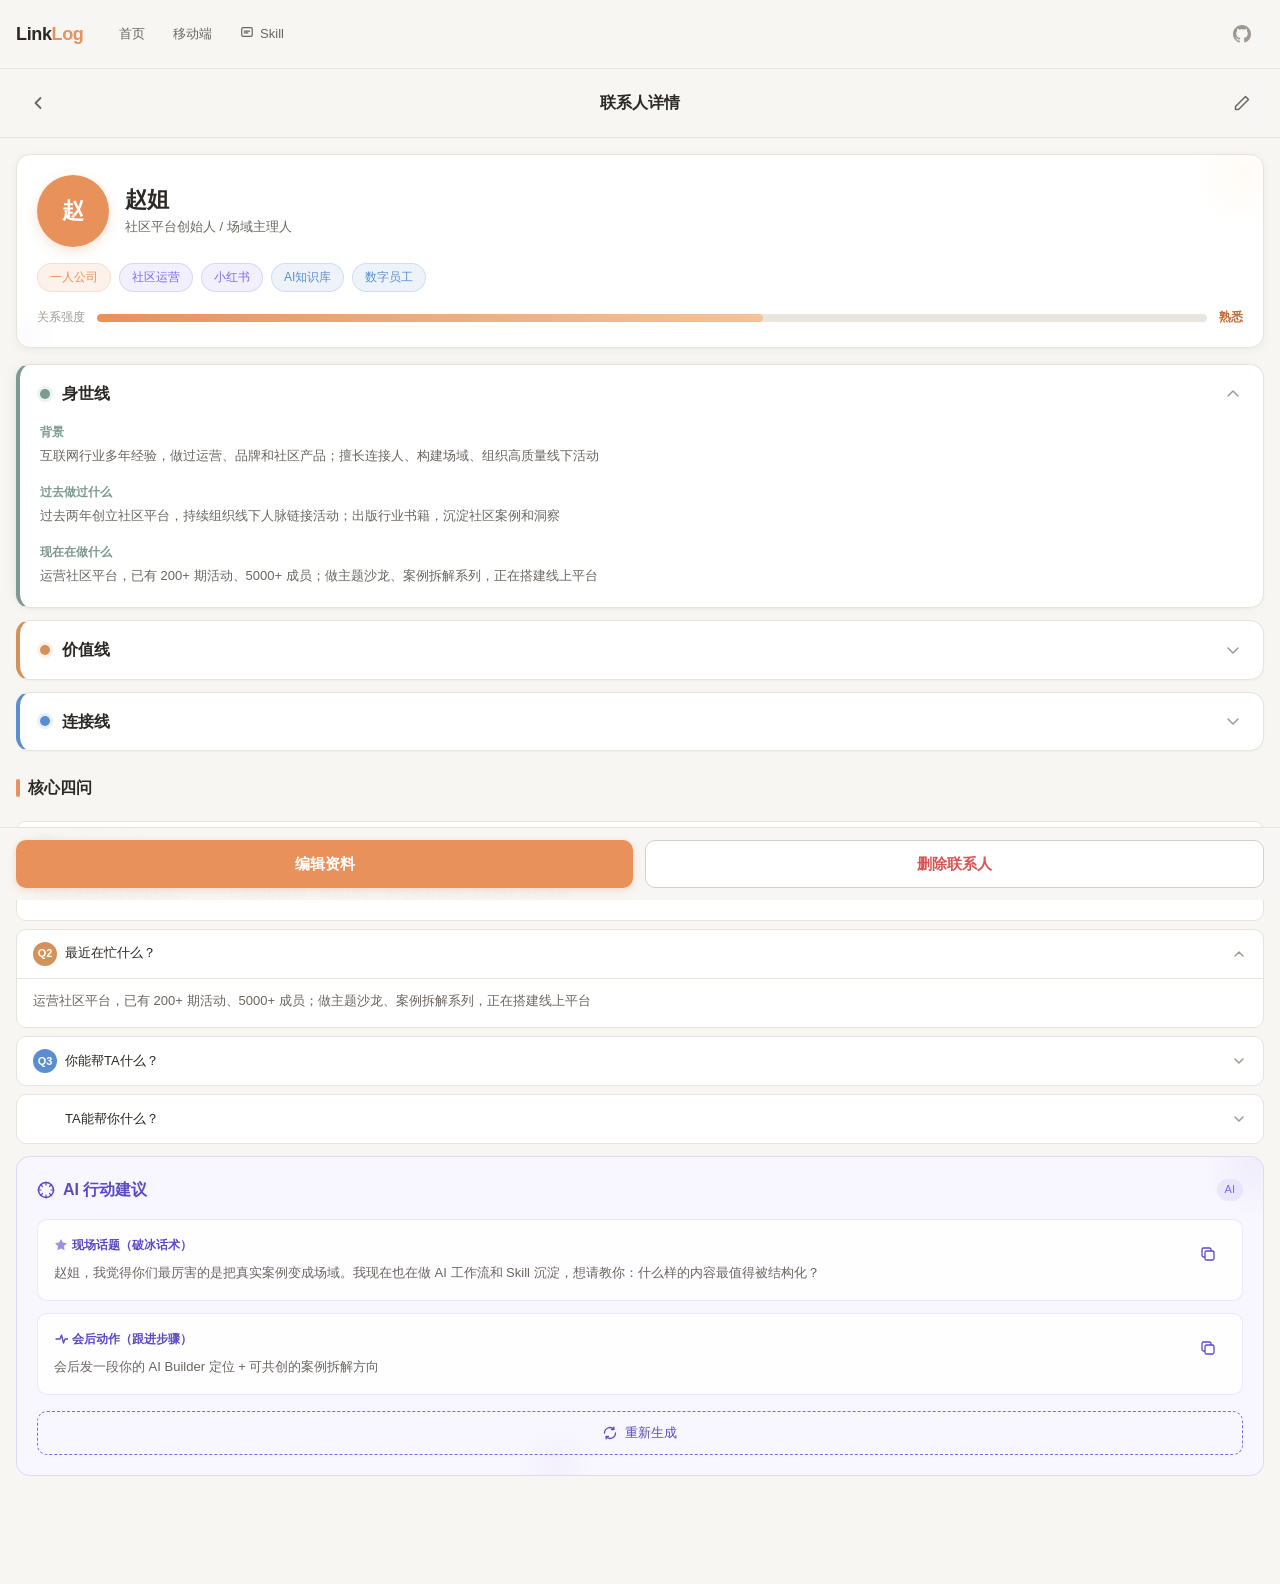
<file: v2/detail-v2.html>
<!DOCTYPE html>
<html lang="zh-CN">
<head>
  <meta charset="UTF-8">
  <meta name="viewport" content="width=393, initial-scale=1.0, maximum-scale=1.0, user-scalable=no">
  <title>联系人详情 · LinkLog V2</title>
  <!-- 原型类型: Mobile Detail Page | 设计系统: LinkLog V2 Design Tokens -->
  <style>
    /* ============================
       设计令牌 - LinkLog V2
       ============================ */
    :root {
      --color-bg-primary: #F8F6F3;
      --color-bg-secondary: #F1EDE8;
      --color-bg-tertiary: #EAE5DF;
      --color-bg-elevated: #FFFFFF;
      --color-border-subtle: #E8E3DD;
      --color-border-default: #D4CFC8;
      --color-text-primary: #2C2825;
      --color-text-secondary: #6B6560;
      --color-text-tertiary: #9E9893;
      --color-text-disabled: #C5C0BA;
      --color-accent-default: #E8915A;
      --color-accent-hover: #D47E48;
      --color-accent-active: #C06E3A;
      --color-accent-light: #FDF0E6;
      --color-accent-lighter: #FEF7F0;
      --color-accent-text: #C06E3A;
      --color-ai-default: #7C6AE8;
      --color-ai-hover: #6B59D6;
      --color-ai-light: #F0EDFC;
      --color-ai-lighter: #F8F6FE;
      --color-ai-text: #5B4AC5;
      --color-ai-glow: rgba(124,106,232,0.15);
      --color-success-default: #4CAF7D;
      --color-success-light: #E8F5EE;
      --color-warning-default: #E5A84B;
      --color-warning-light: #FDF5E6;
      --color-error-default: #D95555;
      --color-error-light: #FDEAEA;
      --color-info-default: #5B8ED0;
      --color-info-light: #E8F0FA;
      --color-tag-relational: #E8915A;
      --color-tag-contextual: #7C6AE8;
      --color-tag-custom: #5B8ED0;
      --color-tag-bg-base: #F1EDE8;
      --color-line-origin: #7C9A8E;
      --color-line-origin-light: #EDF3F0;
      --color-line-value: #D4915A;
      --color-line-value-light: #FDF0E6;
      --color-line-connection: #5B8ED0;
      --color-line-connection-light: #E8F0FA;
      --color-line-action: #7C6AE8;
      --color-line-action-light: #F0EDFC;
      --container-pc: 1320px;
      --font-sans: "Inter", "SF Pro Display", -apple-system, "Noto Sans SC", "PingFang SC", "Microsoft YaHei", sans-serif;
      --font-mono: "JetBrains Mono", "SF Mono", "Menlo", monospace;
      --text-display: 28px;
      --text-h1: 22px;
      --text-h2: 18px;
      --text-h3: 16px;
      --text-body: 15px;
      --text-body-sm: 13px;
      --text-caption: 12px;
      --text-micro: 11px;
      --weight-regular: 400;
      --weight-medium: 500;
      --weight-semibold: 600;
      --weight-bold: 700;
      --space-1: 4px; --space-2: 8px; --space-3: 12px;
      --space-4: 16px; --space-5: 20px; --space-6: 24px;
      --space-8: 32px; --space-10: 40px; --space-12: 48px;
      --radius-sm: 6px; --radius-md: 10px; --radius-lg: 14px;
      --radius-xl: 20px; --radius-full: 9999px;
      --shadow-xs: 0 1px 2px rgba(44,40,37,0.04);
      --shadow-sm: 0 2px 8px rgba(44,40,37,0.06);
      --shadow-md: 0 4px 16px rgba(44,40,37,0.08);
      --shadow-lg: 0 8px 32px rgba(44,40,37,0.10);
      --shadow-focus: 0 0 0 3px rgba(232,145,90,0.3);
      --shadow-focus-ai: 0 0 0 3px rgba(124,106,232,0.3);
      --duration-instant: 100ms;
      --duration-fast: 200ms;
      --duration-normal: 300ms;
      --duration-slow: 400ms;
      --duration-spring: 500ms;
      --ease-out: cubic-bezier(0.25, 0.1, 0.25, 1);
      --ease-in-out: cubic-bezier(0.42, 0, 0.58, 1);
      --ease-spring: cubic-bezier(0.34, 1.56, 0.64, 1);
      --ease-decelerate: cubic-bezier(0, 0, 0.2, 1);

      /* 补充语义色 */
      --color-text-on-accent: #FFFFFF;
      --color-bg-frosted: rgba(248,246,243,0.92);
      --color-bg-glass: rgba(255,255,255,0.6);
      --color-bg-card-glass: rgba(255,255,255,0.7);
      --color-bg-cell-sticky: rgba(255,255,255,0.95);
      --color-ai-border-subtle: rgba(124,106,232,0.2);
      --color-ai-bg-item: rgba(255,255,255,0.8);
      --color-ai-bg-item-border: rgba(124,106,232,0.15);
      --color-ai-bg-subtle: rgba(124,106,232,0.10);
      --color-ai-bg-faint: rgba(124,106,232,0.08);
    }

    /* ============================
       基础重置
       ============================ */
    *, *::before, *::after {
      box-sizing: border-box;
      margin: 0;
      padding: 0;
    }

    html {
      font-size: 16px;
      -webkit-text-size-adjust: 100%;
    }

    body {
      font-family: var(--font-sans);
      font-size: var(--text-body);
      color: var(--color-text-primary);
      background-color: var(--color-bg-primary);
      line-height: 1.6;
      -webkit-font-smoothing: antialiased;
      min-height: 100vh;
      padding-bottom: 80px;
    }

    button {
      font-family: inherit;
      cursor: pointer;
      border: none;
      background: none;
      -webkit-tap-highlight-color: transparent;
    }

    button:focus-visible,
    a:focus-visible,
    input:focus-visible,
    summary:focus-visible {
      outline: none;
      box-shadow: var(--shadow-focus);
      border-radius: var(--radius-sm);
    }

    @media (prefers-reduced-motion: reduce) {
      *, *::before, *::after {
        animation-duration: 0.01ms !important;
        transition-duration: 0.01ms !important;
      }
    }

    /* ============================
       入场动画
       ============================ */
    @keyframes fadeSlideUp {
      from { opacity: 0; transform: translateY(16px); }
      to { opacity: 1; transform: translateY(0); }
    }

    @keyframes fadeSlideIn {
      from { opacity: 0; transform: translateX(-8px); }
      to { opacity: 1; transform: translateX(0); }
    }

    @keyframes bubbleIn {
      0% { opacity: 0; transform: scale(0.7); }
      60% { transform: scale(1.05); }
      100% { opacity: 1; transform: scale(1); }
    }

    @keyframes shimmer {
      0% { background-position: -200% 0; }
      100% { background-position: 200% 0; }
    }

    @keyframes pulseGlow {
      0%, 100% { box-shadow: 0 0 0 0 rgba(232,145,90,0.3); }
      50% { box-shadow: 0 0 0 6px rgba(232,145,90,0); }
    }

    @keyframes spinRegenerate {
      from { transform: rotate(0deg); }
      to { transform: rotate(360deg); }
    }

    @keyframes aiFloatIn {
      from { opacity: 0; transform: translateY(10px) scale(0.97); }
      to { opacity: 1; transform: translateY(0) scale(1); }
    }

    @keyframes progressFill {
      from { width: 0; }
    }

    @keyframes dotPulse {
      0%, 100% { transform: scale(1); opacity: 1; }
      50% { transform: scale(1.5); opacity: 0.6; }
    }

    @keyframes avatarGlow {
      0%, 100% { box-shadow: 0 0 0 0 rgba(232,145,90,0.2); }
      50% { box-shadow: 0 0 0 8px rgba(232,145,90,0); }
    }

    @keyframes copySuccess {
      0% { transform: scale(1); }
      50% { transform: scale(1.2); }
      100% { transform: scale(1); }
    }

    /* 滚动渐入 */
    .reveal {
      opacity: 0;
      transform: translateY(16px);
      transition: opacity var(--duration-slow) var(--ease-decelerate),
                  transform var(--duration-slow) var(--ease-decelerate);
    }

    .reveal.visible {
      opacity: 1;
      transform: translateY(0);
    }

    /* ============================
       全局导航（PC 预览时显示）
       ============================ */
    .site-nav {
      position: sticky;
      top: 0;
      z-index: 50;
      display: flex;
      align-items: center;
      gap: var(--space-6);
      padding: var(--space-3) var(--space-4);
      background: var(--color-bg-frosted);
      backdrop-filter: blur(12px);
      -webkit-backdrop-filter: blur(12px);
      border-bottom: 1px solid var(--color-border-subtle);
    }

    .nav-brand {
      font-size: var(--text-h2);
      font-weight: var(--weight-bold);
      color: var(--color-text-primary);
      text-decoration: none;
      flex-shrink: 0;
      letter-spacing: -0.02em;
    }

    .nav-brand .accent {
      color: var(--color-accent-default);
    }

    .nav-links {
      display: flex;
      gap: var(--space-1);
      flex: 1;
    }

    .nav-link {
      font-size: var(--text-body-sm);
      font-weight: var(--weight-medium);
      color: var(--color-text-secondary);
      text-decoration: none;
      padding: var(--space-2) var(--space-3);
      border-radius: var(--radius-md);
      transition: color var(--duration-fast) var(--ease-out),
                  background var(--duration-fast) var(--ease-out);
      white-space: nowrap;
    }

    .nav-link:hover {
      color: var(--color-text-primary);
      background: var(--color-bg-tertiary);
    }

    .nav-link.active {
      color: var(--color-accent-text);
      background: var(--color-accent-light);
    }

    .nav-github {
      color: var(--color-text-tertiary);
      transition: color var(--duration-fast) var(--ease-out);
      flex-shrink: 0;
      min-width: 44px;
      min-height: 44px;
      display: flex;
      align-items: center;
      justify-content: center;
      border-radius: var(--radius-md);
      text-decoration: none;
    }

    .nav-github:hover {
      color: var(--color-text-primary);
    }

    /* ============================
       顶部导航栏
       ============================ */
    .top-nav {
      position: sticky;
      top: 0;
      z-index: 30;
      display: flex;
      align-items: center;
      justify-content: space-between;
      padding: var(--space-3) var(--space-4);
      background: var(--color-bg-frosted);
      backdrop-filter: blur(12px);
      -webkit-backdrop-filter: blur(12px);
      border-bottom: 1px solid var(--color-border-subtle);
    }

    .site-nav ~ .top-nav {
      top: 48px;
    }

    .nav-btn {
      min-width: 44px;
      min-height: 44px;
      display: flex;
      align-items: center;
      justify-content: center;
      border-radius: var(--radius-md);
      color: var(--color-text-secondary);
      transition: background var(--duration-fast) var(--ease-out),
                  color var(--duration-fast) var(--ease-out);
    }

    .nav-btn:hover {
      background: var(--color-bg-tertiary);
      color: var(--color-text-primary);
    }

    .nav-btn:active {
      background: var(--color-bg-secondary);
      transform: scale(0.95);
    }

    .nav-title {
      font-size: var(--text-h3);
      font-weight: var(--weight-semibold);
      color: var(--color-text-primary);
    }

    /* ============================
       页面主体
       ============================ */
    .page-body {
      padding: var(--space-4);
    }

    /* ============================
       人物身份卡（增强版）
       ============================ */
    .identity-card {
      background: var(--color-bg-elevated);
      border: 1px solid var(--color-border-subtle);
      border-radius: var(--radius-lg);
      padding: var(--space-5);
      margin-bottom: var(--space-4);
      box-shadow: var(--shadow-sm);
      position: relative;
      overflow: hidden;
      animation: fadeSlideUp 0.5s var(--ease-decelerate) both;
    }

    /* 身份卡背景装饰 */
    .identity-card::before {
      content: '';
      position: absolute;
      top: -30px;
      right: -30px;
      width: 100px;
      height: 100px;
      background: radial-gradient(circle, var(--color-accent-lighter) 0%, transparent 70%);
      border-radius: 50%;
      pointer-events: none;
      opacity: 0.6;
    }

    .identity-card::after {
      content: '';
      position: absolute;
      bottom: -20px;
      left: -20px;
      width: 60px;
      height: 60px;
      background: radial-gradient(circle, var(--color-ai-lighter) 0%, transparent 70%);
      border-radius: 50%;
      pointer-events: none;
      opacity: 0.5;
    }

    .identity-top {
      display: flex;
      align-items: center;
      gap: var(--space-4);
      margin-bottom: var(--space-4);
      position: relative;
    }

    .avatar {
      width: 72px;
      height: 72px;
      border-radius: var(--radius-full);
      display: flex;
      align-items: center;
      justify-content: center;
      font-size: var(--text-h1);
      font-weight: var(--weight-bold);
      color: var(--color-text-on-accent);
      flex-shrink: 0;
      background: var(--color-accent-default);
      box-shadow: 0 4px 12px rgba(232,145,90,0.25);
      animation: avatarGlow 3s ease-in-out infinite;
      position: relative;
      transition: transform var(--duration-fast) var(--ease-spring);
    }

    .avatar:active {
      transform: scale(0.95);
    }

    .identity-info {
      flex: 1;
      min-width: 0;
    }

    .identity-name {
      font-size: var(--text-h1);
      font-weight: var(--weight-bold);
      color: var(--color-text-primary);
      line-height: 1.3;
      margin-bottom: var(--space-1);
    }

    .identity-role {
      font-size: var(--text-body-sm);
      color: var(--color-text-secondary);
      line-height: 1.4;
    }

    /* 标签组（气泡版） */
    .tag-group {
      display: flex;
      flex-wrap: wrap;
      gap: var(--space-2);
      margin-bottom: var(--space-4);
      position: relative;
    }

    .tag {
      display: inline-flex;
      align-items: center;
      padding: var(--space-1) var(--space-3);
      border-radius: var(--radius-full);
      font-size: var(--text-caption);
      font-weight: var(--weight-medium);
      border: 1px solid transparent;
      cursor: default;
      transition: transform var(--duration-fast) var(--ease-spring),
                  box-shadow var(--duration-fast) var(--ease-out),
                  border-color var(--duration-fast) var(--ease-out);
      animation: bubbleIn 0.4s var(--ease-spring) both;
    }

    .tag:nth-child(1) { animation-delay: 0.1s; }
    .tag:nth-child(2) { animation-delay: 0.15s; }
    .tag:nth-child(3) { animation-delay: 0.2s; }
    .tag:nth-child(4) { animation-delay: 0.25s; }
    .tag:nth-child(5) { animation-delay: 0.3s; }

    .tag:hover {
      transform: scale(1.08) translateY(-1px);
      box-shadow: var(--shadow-sm);
    }

    .tag:active {
      transform: scale(0.96);
    }

    .tag-relational {
      background: rgba(232,145,90,0.12);
      color: var(--color-tag-relational);
      border-color: rgba(232,145,90,0.2);
    }

    .tag-relational:hover {
      border-color: rgba(232,145,90,0.4);
      background: rgba(232,145,90,0.18);
    }

    .tag-contextual {
      background: var(--color-ai-bg-subtle);
      color: var(--color-tag-contextual);
      border-color: var(--color-ai-border-subtle);
    }

    .tag-contextual:hover {
      border-color: var(--color-ai-default);
      background: rgba(124,106,232,0.15);
    }

    .tag-custom {
      background: rgba(91,142,208,0.10);
      color: var(--color-tag-custom);
      border-color: rgba(91,142,208,0.2);
    }

    .tag-custom:hover {
      border-color: rgba(91,142,208,0.4);
      background: rgba(91,142,208,0.16);
    }

    /* 关系强度指示条（渐变版） */
    .strength-bar {
      display: flex;
      align-items: center;
      gap: var(--space-3);
      position: relative;
    }

    .strength-label {
      font-size: var(--text-caption);
      color: var(--color-text-tertiary);
      flex-shrink: 0;
    }

    .strength-track {
      flex: 1;
      height: 8px;
      background: var(--color-bg-tertiary);
      border-radius: var(--radius-full);
      overflow: hidden;
      position: relative;
    }

    .strength-fill {
      height: 100%;
      border-radius: var(--radius-full);
      background: linear-gradient(90deg, var(--color-accent-default), #F0A86E);
      width: 0;
      transition: width 0.8s var(--ease-decelerate);
      position: relative;
    }

    .strength-fill::after {
      content: '';
      position: absolute;
      top: 0;
      left: 0;
      right: 0;
      bottom: 0;
      background: linear-gradient(90deg, transparent, rgba(255,255,255,0.3), transparent);
      background-size: 200% 100%;
      animation: shimmer 2s ease-in-out infinite;
    }

    .strength-fill.animated {
      /* JS will set width */
    }

    .strength-value {
      font-size: var(--text-caption);
      font-weight: var(--weight-semibold);
      color: var(--color-accent-text);
      flex-shrink: 0;
      transition: transform var(--duration-fast) var(--ease-spring);
    }

    /* ============================
       档案线区块（增强版）
       ============================ */
    .line-section {
      background: var(--color-bg-elevated);
      border: 1px solid var(--color-border-subtle);
      border-radius: var(--radius-lg);
      margin-bottom: var(--space-3);
      overflow: hidden;
      box-shadow: var(--shadow-xs);
      transition: box-shadow var(--duration-fast) var(--ease-out),
                  border-color var(--duration-fast) var(--ease-out);
    }

    .line-section:hover {
      box-shadow: var(--shadow-sm);
      border-color: var(--color-border-default);
    }

    .line-header {
      display: flex;
      align-items: center;
      justify-content: space-between;
      padding: var(--space-4) var(--space-5);
      cursor: pointer;
      -webkit-tap-highlight-color: transparent;
      min-height: 52px;
      transition: background var(--duration-fast) var(--ease-out);
    }

    .line-header:hover {
      background: var(--color-bg-secondary);
    }

    .line-header:active {
      background: var(--color-bg-tertiary);
    }

    .line-header-left {
      display: flex;
      align-items: center;
      gap: var(--space-3);
    }

    .line-dot {
      width: 10px;
      height: 10px;
      border-radius: 50%;
      flex-shrink: 0;
      transition: transform var(--duration-fast) var(--ease-spring);
    }

    .line-header:hover .line-dot {
      transform: scale(1.3);
    }

    .line-section.open .line-dot {
      animation: dotPulse 2s ease-in-out infinite;
    }

    .line-dot.origin { background: var(--color-line-origin); box-shadow: 0 0 0 3px var(--color-line-origin-light); }
    .line-dot.value { background: var(--color-line-value); box-shadow: 0 0 0 3px var(--color-line-value-light); }
    .line-dot.connection { background: var(--color-line-connection); box-shadow: 0 0 0 3px var(--color-line-connection-light); }

    .line-title {
      font-size: var(--text-h3);
      font-weight: var(--weight-semibold);
      color: var(--color-text-primary);
    }

    .line-chevron {
      width: 20px;
      height: 20px;
      color: var(--color-text-tertiary);
      transition: transform var(--duration-normal) var(--ease-spring);
      flex-shrink: 0;
    }

    .line-section.open .line-chevron {
      transform: rotate(180deg);
    }

    .line-body {
      max-height: 0;
      overflow: hidden;
      transition: max-height var(--duration-slow) var(--ease-decelerate),
                  padding var(--duration-slow) var(--ease-decelerate);
      padding: 0 var(--space-5);
    }

    .line-section.open .line-body {
      max-height: 600px;
      padding: 0 var(--space-5) var(--space-5);
    }

    /* 档案线区块色条 */
    .line-section.section-origin { border-left: 4px solid var(--color-line-origin); }
    .line-section.section-value { border-left: 4px solid var(--color-line-value); }
    .line-section.section-connection { border-left: 4px solid var(--color-line-connection); }

    .line-section.open.section-origin { border-left-color: var(--color-line-origin); box-shadow: var(--shadow-xs), -4px 0 12px -4px rgba(124,154,142,0.2); }
    .line-section.open.section-value { border-left-color: var(--color-line-value); box-shadow: var(--shadow-xs), -4px 0 12px -4px rgba(212,145,90,0.2); }
    .line-section.open.section-connection { border-left-color: var(--color-line-connection); box-shadow: var(--shadow-xs), -4px 0 12px -4px rgba(91,142,208,0.2); }

    /* 区块内字段 */
    .field-item {
      margin-bottom: var(--space-4);
      animation: fadeSlideIn 0.3s var(--ease-decelerate) both;
    }

    .field-item:nth-child(1) { animation-delay: 0.05s; }
    .field-item:nth-child(2) { animation-delay: 0.1s; }
    .field-item:nth-child(3) { animation-delay: 0.15s; }
    .field-item:nth-child(4) { animation-delay: 0.2s; }
    .field-item:nth-child(5) { animation-delay: 0.25s; }

    .field-item:last-child {
      margin-bottom: 0;
    }

    .field-label {
      font-size: var(--text-caption);
      font-weight: var(--weight-semibold);
      color: var(--color-text-tertiary);
      margin-bottom: var(--space-1);
      display: flex;
      align-items: center;
      gap: var(--space-1);
    }

    .section-origin .field-label { color: var(--color-line-origin); }
    .section-value .field-label { color: var(--color-line-value); }
    .section-connection .field-label { color: var(--color-line-connection); }

    .field-content {
      font-size: var(--text-body-sm);
      color: var(--color-text-secondary);
      line-height: 1.6;
    }

    /* AI辅助内容（增强版） */
    .ai-field {
      border: 1px solid var(--color-ai-border-subtle);
      border-radius: var(--radius-md);
      padding: var(--space-3) var(--space-4);
      background: var(--color-ai-lighter);
      margin-bottom: var(--space-4);
      position: relative;
      overflow: hidden;
      transition: border-color var(--duration-fast) var(--ease-out),
                  box-shadow var(--duration-fast) var(--ease-out);
    }

    .ai-field:hover {
      border-color: var(--color-ai-default);
      box-shadow: 0 0 0 1px var(--color-ai-border-subtle), var(--shadow-sm);
    }

    .ai-field::before {
      content: '';
      position: absolute;
      top: -10px;
      right: -10px;
      width: 32px;
      height: 32px;
      background: radial-gradient(circle, rgba(124,106,232,0.06) 0%, transparent 70%);
      border-radius: 50%;
      pointer-events: none;
    }

    .ai-field:last-child {
      margin-bottom: 0;
    }

    .ai-field .field-label {
      color: var(--color-ai-text);
      display: flex;
      align-items: center;
      gap: var(--space-1);
    }

    .ai-field .field-label::before {
      content: '';
      width: 16px;
      height: 16px;
      background: var(--color-ai-default);
      border-radius: 50%;
      display: inline-flex;
      align-items: center;
      justify-content: center;
      flex-shrink: 0;
      -webkit-mask: url("data:image/svg+xml,%3Csvg xmlns='http://www.w3.org/2000/svg' viewBox='0 0 16 16'%3E%3Cpath d='M8 1v2M8 13v2M1 8h2M13 8h2M3.05 3.05l1.41 1.41M11.54 11.54l1.41 1.41M3.05 12.95l1.41-1.41M11.54 4.46l1.41-1.41' stroke='white' stroke-width='1.5' stroke-linecap='round'/%3E%3C/svg%3E") center/10px no-repeat;
      mask: url("data:image/svg+xml,%3Csvg xmlns='http://www.w3.org/2000/svg' viewBox='0 0 16 16'%3E%3Cpath d='M8 1v2M8 13v2M1 8h2M13 8h2M3.05 3.05l1.41 1.41M11.54 11.54l1.41 1.41M3.05 12.95l1.41-1.41M11.54 4.46l1.41-1.41' stroke='white' stroke-width='1.5' stroke-linecap='round'/%3E%3C/svg%3E") center/10px no-repeat;
      box-shadow: 0 0 0 3px var(--color-ai-bg-subtle);
    }

    .ai-field .field-content {
      color: var(--color-ai-text);
      opacity: 0.85;
    }

    /* 商业化进度条（增强版） */
    .progress-bar {
      display: flex;
      align-items: center;
      gap: var(--space-2);
      margin-top: var(--space-1);
    }

    .progress-track {
      flex: 1;
      height: 8px;
      background: var(--color-bg-tertiary);
      border-radius: var(--radius-full);
      overflow: hidden;
    }

    .progress-fill {
      height: 100%;
      border-radius: var(--radius-full);
      background: linear-gradient(90deg, var(--color-line-value), var(--color-accent-default));
      width: 0;
      transition: width 0.8s var(--ease-decelerate);
      position: relative;
    }

    .progress-fill::after {
      content: '';
      position: absolute;
      top: 0;
      left: 0;
      right: 0;
      bottom: 0;
      background: linear-gradient(90deg, transparent, rgba(255,255,255,0.35), transparent);
      background-size: 200% 100%;
      animation: shimmer 2.5s ease-in-out infinite;
    }

    .progress-label {
      font-size: var(--text-caption);
      color: var(--color-text-tertiary);
      flex-shrink: 0;
      font-weight: var(--weight-medium);
    }

    /* ============================
       核心四问卡片（增强版）
       ============================ */
    .questions-section {
      margin-bottom: var(--space-3);
    }

    .questions-title {
      font-size: var(--text-h3);
      font-weight: var(--weight-semibold);
      color: var(--color-text-primary);
      padding: var(--space-3) 0;
      margin-bottom: var(--space-2);
      display: flex;
      align-items: center;
      gap: var(--space-2);
    }

    .questions-title::before {
      content: '';
      width: 4px;
      height: 18px;
      border-radius: 2px;
      background: var(--color-accent-default);
    }

    .q-card {
      background: var(--color-bg-elevated);
      border: 1px solid var(--color-border-subtle);
      border-radius: var(--radius-md);
      margin-bottom: var(--space-2);
      overflow: hidden;
      transition: box-shadow var(--duration-fast) var(--ease-out),
                  border-color var(--duration-fast) var(--ease-out);
    }

    .q-card:hover {
      box-shadow: var(--shadow-sm);
      border-color: var(--color-border-default);
    }

    .q-header {
      display: flex;
      align-items: center;
      justify-content: space-between;
      padding: var(--space-3) var(--space-4);
      min-height: 48px;
      cursor: pointer;
      -webkit-tap-highlight-color: transparent;
      transition: background var(--duration-fast) var(--ease-out);
    }

    .q-header:hover {
      background: var(--color-bg-secondary);
    }

    .q-header:active {
      background: var(--color-bg-tertiary);
    }

    .q-header-left {
      display: flex;
      align-items: center;
      gap: var(--space-2);
    }

    .q-number {
      width: 24px;
      height: 24px;
      border-radius: var(--radius-full);
      display: flex;
      align-items: center;
      justify-content: center;
      font-size: var(--text-micro);
      font-weight: var(--weight-bold);
      color: var(--color-text-on-accent);
      flex-shrink: 0;
      transition: transform var(--duration-fast) var(--ease-spring),
                  box-shadow var(--duration-fast) var(--ease-out);
    }

    .q-header:hover .q-number {
      transform: scale(1.1);
    }

    .q-card.open .q-number {
      animation: pulseGlow 2s ease-in-out infinite;
    }

    .q-card:nth-child(1) .q-number { background: var(--color-accent-default); }
    .q-card:nth-child(2) .q-number { background: var(--color-line-origin); }
    .q-card:nth-child(3) .q-number { background: var(--color-line-value); }
    .q-card:nth-child(4) .q-number { background: var(--color-line-connection); }

    .q-label {
      font-size: var(--text-body-sm);
      font-weight: var(--weight-medium);
      color: var(--color-text-primary);
    }

    .q-chevron {
      width: 16px;
      height: 16px;
      color: var(--color-text-tertiary);
      transition: transform var(--duration-normal) var(--ease-spring);
      flex-shrink: 0;
    }

    .q-card.open .q-chevron {
      transform: rotate(180deg);
    }

    .q-body {
      max-height: 0;
      overflow: hidden;
      transition: max-height var(--duration-normal) var(--ease-decelerate);
    }

    .q-card.open .q-body {
      max-height: 200px;
    }

    .q-answer {
      font-size: var(--text-body-sm);
      color: var(--color-text-secondary);
      line-height: 1.6;
      padding: 0 var(--space-4) var(--space-4);
      border-top: 1px solid var(--color-border-subtle);
      padding-top: var(--space-3);
      animation: fadeSlideIn 0.3s var(--ease-decelerate) both;
    }

    /* ============================
       AI 行动区（增强版）
       ============================ */
    .ai-action-zone {
      background: var(--color-ai-lighter);
      border: 1px solid var(--color-ai-border-subtle);
      border-radius: var(--radius-lg);
      padding: var(--space-5);
      margin-bottom: var(--space-3);
      position: relative;
      overflow: hidden;
    }

    .ai-action-zone::before {
      content: '';
      position: absolute;
      top: -40px;
      right: -40px;
      width: 100px;
      height: 100px;
      background: radial-gradient(circle, rgba(124,106,232,0.06) 0%, transparent 70%);
      border-radius: 50%;
      pointer-events: none;
    }

    .ai-action-zone::after {
      content: '';
      position: absolute;
      bottom: -30px;
      left: 40%;
      width: 80px;
      height: 80px;
      background: radial-gradient(circle, rgba(124,106,232,0.04) 0%, transparent 70%);
      border-radius: 50%;
      pointer-events: none;
    }

    .ai-zone-title {
      display: flex;
      align-items: center;
      gap: var(--space-2);
      font-size: var(--text-h3);
      font-weight: var(--weight-semibold);
      color: var(--color-ai-text);
      margin-bottom: var(--space-4);
      position: relative;
    }

    .ai-zone-title svg {
      flex-shrink: 0;
    }

    .ai-zone-title .ai-badge {
      font-size: var(--text-micro);
      font-weight: var(--weight-medium);
      padding: 2px var(--space-2);
      border-radius: var(--radius-full);
      background: var(--color-ai-bg-subtle);
      color: var(--color-ai-default);
      margin-left: auto;
    }

    .ai-action-item {
      background: var(--color-ai-bg-item);
      border: 1px solid var(--color-ai-bg-item-border);
      border-radius: var(--radius-md);
      padding: var(--space-4);
      margin-bottom: var(--space-3);
      position: relative;
      animation: aiFloatIn 0.4s var(--ease-decelerate) both;
      transition: border-color var(--duration-fast) var(--ease-out),
                  box-shadow var(--duration-fast) var(--ease-out),
                  transform var(--duration-fast) var(--ease-spring);
    }

    .ai-action-item:nth-child(2) { animation-delay: 0.1s; }
    .ai-action-item:nth-child(3) { animation-delay: 0.2s; }

    .ai-action-item:hover {
      border-color: var(--color-ai-default);
      box-shadow: 0 0 0 1px var(--color-ai-border-subtle), var(--shadow-sm);
      transform: translateY(-1px);
    }

    .ai-action-item:last-of-type {
      margin-bottom: var(--space-4);
    }

    .ai-action-label {
      font-size: var(--text-caption);
      font-weight: var(--weight-semibold);
      color: var(--color-ai-text);
      margin-bottom: var(--space-2);
      display: flex;
      align-items: center;
      gap: var(--space-1);
    }

    .ai-action-text {
      font-size: var(--text-body-sm);
      color: var(--color-text-secondary);
      line-height: 1.6;
      padding-right: var(--space-8);
    }

    .copy-btn {
      position: absolute;
      top: var(--space-3);
      right: var(--space-3);
      min-width: 44px;
      min-height: 44px;
      display: flex;
      align-items: center;
      justify-content: center;
      border-radius: var(--radius-md);
      color: var(--color-ai-text);
      transition: background var(--duration-fast) var(--ease-out),
                  color var(--duration-fast) var(--ease-out),
                  transform var(--duration-fast) var(--ease-spring);
    }

    .copy-btn:hover {
      background: var(--color-ai-bg-subtle);
    }

    .copy-btn:active {
      background: var(--color-ai-bg-subtle);
      transform: scale(0.9);
    }

    .copy-btn.copied {
      color: var(--color-success-default);
    }

    .copy-btn.copied svg {
      animation: copySuccess 0.3s var(--ease-spring);
    }

    .regenerate-btn {
      display: flex;
      align-items: center;
      justify-content: center;
      gap: var(--space-2);
      width: 100%;
      padding: var(--space-3);
      border: 1px dashed var(--color-ai-default);
      border-radius: var(--radius-md);
      color: var(--color-ai-text);
      font-size: var(--text-body-sm);
      font-weight: var(--weight-medium);
      background: transparent;
      transition: background var(--duration-fast) var(--ease-out),
                  border-color var(--duration-fast) var(--ease-out),
                  transform var(--duration-fast) var(--ease-spring);
      position: relative;
    }

    .regenerate-btn:hover {
      background: var(--color-ai-bg-faint);
      border-color: var(--color-ai-default);
    }

    .regenerate-btn:active {
      transform: scale(0.98);
    }

    .regenerate-btn.regenerating {
      opacity: 0.7;
      pointer-events: none;
    }

    .regenerate-btn.regenerating .regen-icon {
      animation: spinRegenerate 0.8s linear infinite;
    }

    /* ============================
       底部操作栏（增强版）
       ============================ */
    .bottom-bar {
      position: fixed;
      bottom: 0;
      left: 0;
      right: 0;
      z-index: 30;
      display: flex;
      gap: var(--space-3);
      padding: var(--space-3) var(--space-4);
      padding-bottom: max(var(--space-3), env(safe-area-inset-bottom));
      background: var(--color-bg-frosted);
      backdrop-filter: blur(12px);
      -webkit-backdrop-filter: blur(12px);
      border-top: 1px solid var(--color-border-subtle);
    }

    .bottom-btn {
      flex: 1;
      min-height: 48px;
      border-radius: var(--radius-md);
      font-size: var(--text-body);
      font-weight: var(--weight-semibold);
      display: flex;
      align-items: center;
      justify-content: center;
      transition: background var(--duration-fast) var(--ease-out),
                  transform var(--duration-fast) var(--ease-spring);
    }

    .bottom-btn:active {
      transform: scale(0.97);
    }

    .bottom-btn.btn-edit {
      background: var(--color-accent-default);
      color: var(--color-text-on-accent);
      box-shadow: 0 2px 8px rgba(232,145,90,0.3);
    }

    .bottom-btn.btn-edit:hover {
      background: var(--color-accent-hover);
    }

    .bottom-btn.btn-edit:active {
      background: var(--color-accent-active);
    }

    .bottom-btn.btn-delete {
      background: var(--color-bg-elevated);
      border: 1px solid var(--color-border-default);
      color: var(--color-error-default);
    }

    .bottom-btn.btn-delete:hover {
      background: var(--color-error-light);
      border-color: var(--color-error-default);
    }

    .bottom-btn.btn-delete:active {
      background: var(--color-error-light);
    }

    /* ============================
       Toast 提示（增强版）
       ============================ */
    .toast {
      position: fixed;
      top: 60px;
      left: 50%;
      transform: translateX(-50%) translateY(-20px) scale(0.9);
      background: var(--color-text-primary);
      color: #fff;
      padding: var(--space-2) var(--space-5);
      border-radius: var(--radius-full);
      font-size: var(--text-body-sm);
      font-weight: var(--weight-medium);
      opacity: 0;
      pointer-events: none;
      transition: all var(--duration-normal) var(--ease-spring);
      z-index: 100;
      box-shadow: var(--shadow-lg);
    }

    .toast.show {
      opacity: 1;
      transform: translateX(-50%) translateY(0) scale(1);
    }
  </style>
</head>
<body>

  <!-- ====== 全局导航（PC 预览时显示） ====== -->
  <nav class="site-nav" aria-label="LinkLog 导航">
    <a href="../index.html" class="nav-brand">Link<span class="accent">Log</span></a>
    <div class="nav-links">
        <a href="../index.html" class="nav-link">首页</a>
        <a href="../mobile.html" class="nav-link">移动端</a>
        <a href="../index.html#skill-section" class="nav-link">
          <svg viewBox="0 0 16 16" fill="none" width="14" height="14" style="vertical-align:-1px;margin-right:2px"><rect x="2" y="3" width="12" height="10" rx="1.5" stroke="currentColor" stroke-width="1.4"/><path d="M5 7h6m-6 2h4" stroke="currentColor" stroke-width="1.4" stroke-linecap="round"/></svg>
          Skill
        </a>
      </div>
    <a href="https://github.com/915005977-rgb/LinkLog" class="nav-github" target="_blank" rel="noopener" aria-label="GitHub">
      <svg width="18" height="18" viewBox="0 0 16 16" fill="currentColor"><path d="M8 0C3.58 0 0 3.58 0 8c0 3.54 2.29 6.53 5.47 7.59.4.07.55-.17.55-.38 0-.19-.01-.82-.01-1.49-2.01.37-2.53-.49-2.69-.94-.09-.23-.48-.94-.82-1.13-.28-.15-.68-.52-.01-.53.63-.01 1.08.58 1.23.82.72 1.21 1.87.87 2.33.66.07-.52.28-.87.51-1.07-1.78-.2-3.64-.89-3.64-3.95 0-.87.31-1.59.82-2.15-.08-.2-.36-1.02.08-2.12 0 0 .67-.21 2.2.82.64-.18 1.32-.27 2-.27.68 0 1.36.09 2 .27 1.53-1.04 2.2-.82 2.2-.82.44 1.1.16 1.92.08 2.12.51.56.82 1.27.82 2.15 0 3.07-1.87 3.75-3.65 3.95.29.25.54.73.54 1.48 0 1.07-.01 1.93-.01 2.2 0 .21.15.46.55.38A8.013 8.013 0 0016 8c0-4.42-3.58-8-8-8z"/></svg>
    </a>
  </nav>

  <!-- ====== 顶部导航栏 ====== -->
  <nav class="top-nav">
    <button class="nav-btn" aria-label="返回">
      <svg width="20" height="20" viewBox="0 0 20 20" fill="none">
        <path d="M12.5 15L7.5 10L12.5 5" stroke="currentColor" stroke-width="1.8" stroke-linecap="round" stroke-linejoin="round"/>
      </svg>
    </button>
    <span class="nav-title">联系人详情</span>
    <button class="nav-btn" aria-label="编辑">
      <svg width="20" height="20" viewBox="0 0 20 20" fill="none">
        <path d="M13.5 3.5L16.5 6.5L6.5 16.5H3.5V13.5L13.5 3.5Z" stroke="currentColor" stroke-width="1.5" stroke-linecap="round" stroke-linejoin="round"/>
      </svg>
    </button>
  </nav>

  <!-- ====== 页面主体 ====== -->
  <main class="page-body">

    <!-- ====== 人物身份卡 ====== -->
    <section class="identity-card">
      <div class="identity-top">
        <div class="avatar" style="background:#E8915A">赵</div>
        <div class="identity-info">
          <h1 class="identity-name">赵姐</h1>
          <p class="identity-role">社区平台创始人 / 场域主理人</p>
        </div>
      </div>
      <div class="tag-group">
        <span class="tag tag-relational">一人公司</span>
        <span class="tag tag-contextual">社区运营</span>
        <span class="tag tag-contextual">小红书</span>
        <span class="tag tag-custom">AI知识库</span>
        <span class="tag tag-custom">数字员工</span>
      </div>
      <div class="strength-bar">
        <span class="strength-label">关系强度</span>
        <div class="strength-track">
          <div class="strength-fill" data-width="60%"></div>
        </div>
        <span class="strength-value">熟悉</span>
      </div>
    </section>

    <!-- ====== 身世线区块（默认展开） ====== -->
    <section class="line-section section-origin open reveal" data-section="origin">
      <div class="line-header" role="button" aria-expanded="true" tabindex="0">
        <div class="line-header-left">
          <span class="line-dot origin"></span>
          <h2 class="line-title">身世线</h2>
        </div>
        <svg class="line-chevron" viewBox="0 0 20 20" fill="none">
          <path d="M5 8L10 13L15 8" stroke="currentColor" stroke-width="1.5" stroke-linecap="round" stroke-linejoin="round"/>
        </svg>
      </div>
      <div class="line-body">
        <div class="field-item">
          <div class="field-label">背景</div>
          <div class="field-content">互联网行业多年经验，做过运营、品牌和社区产品；擅长连接人、构建场域、组织高质量线下活动</div>
        </div>
        <div class="field-item">
          <div class="field-label">过去做过什么</div>
          <div class="field-content">过去两年创立社区平台，持续组织线下人脉链接活动；出版行业书籍，沉淀社区案例和洞察</div>
        </div>
        <div class="field-item">
          <div class="field-label">现在在做什么</div>
          <div class="field-content">运营社区平台，已有 200+ 期活动、5000+ 成员；做主题沙龙、案例拆解系列，正在搭建线上平台</div>
        </div>
      </div>
    </section>

    <!-- ====== 价值线区块（默认折叠） ====== -->
    <section class="line-section section-value reveal" data-section="value">
      <div class="line-header" role="button" aria-expanded="false" tabindex="0">
        <div class="line-header-left">
          <span class="line-dot value"></span>
          <h2 class="line-title">价值线</h2>
        </div>
        <svg class="line-chevron" viewBox="0 0 20 20" fill="none">
          <path d="M5 8L10 13L15 8" stroke="currentColor" stroke-width="1.5" stroke-linecap="round" stroke-linejoin="round"/>
        </svg>
      </div>
      <div class="line-body">
        <div class="field-item">
          <div class="field-label">产品/服务</div>
          <div class="field-content">主题沙龙、案例拆解系列、行业书籍、社区活动、知识库、数字员工</div>
        </div>
        <div class="field-item">
          <div class="field-label">商业化进度</div>
          <div class="field-content">已跑通活动、内容、社群、书籍、小红书自然流获客、复购和转介绍，商业化验证较强</div>
          <div class="progress-bar">
            <div class="progress-track"><div class="progress-fill" data-width="75%"></div></div>
            <span class="progress-label">1-10</span>
          </div>
        </div>
        <div class="field-item">
          <div class="field-label">优势/可分享</div>
          <div class="field-content">场域构建、人群洞察、案例筛选、产品生长、自然流获客、社区生态搭建</div>
        </div>
      </div>
    </section>

    <!-- ====== 连接线区块（默认折叠） ====== -->
    <section class="line-section section-connection reveal" data-section="connection">
      <div class="line-header" role="button" aria-expanded="false" tabindex="0">
        <div class="line-header-left">
          <span class="line-dot connection"></span>
          <h2 class="line-title">连接线</h2>
        </div>
        <svg class="line-chevron" viewBox="0 0 20 20" fill="none">
          <path d="M5 8L10 13L15 8" stroke="currentColor" stroke-width="1.5" stroke-linecap="round" stroke-linejoin="round"/>
        </svg>
      </div>
      <div class="line-body">
        <div class="field-item">
          <div class="field-label">当前卡点</div>
          <div class="field-content">0-1 跑完后怎么规模化；精力分配和团队化</div>
        </div>
        <div class="field-item">
          <div class="field-label">想链接资源</div>
          <div class="field-content">有真实业务路径、可拆解案例、认同一人公司理念的人</div>
        </div>
        <div class="field-item">
          <div class="field-label">与你的关联</div>
          <div class="field-content">高价值场域节点，你需要让她记住你是能把业务流和 AI 工作流沉淀成系统的人</div>
        </div>
        <!-- AI 辅助生成 -->
        <div class="ai-field">
          <div class="field-label">你能提供什么</div>
          <div class="field-content">AI 工作流、Skill、知识库沉淀、小红书/教育业务视角</div>
        </div>
        <div class="ai-field">
          <div class="field-label">你能学什么</div>
          <div class="field-content">场域构建方法论、社区运营节奏、样本筛选逻辑</div>
        </div>
      </div>
    </section>

    <!-- ====== 核心四问 ====== -->
    <section class="questions-section reveal">
      <h2 class="questions-title">核心四问</h2>

      <!-- Q1 默认展开 -->
      <div class="q-card open">
        <div class="q-header" role="button" aria-expanded="true" tabindex="0">
          <div class="q-header-left">
            <span class="q-number">Q1</span>
            <span class="q-label">最欣赏的特质？</span>
          </div>
          <svg class="q-chevron" viewBox="0 0 16 16" fill="none">
            <path d="M4 6L8 10L12 6" stroke="currentColor" stroke-width="1.5" stroke-linecap="round" stroke-linejoin="round"/>
          </svg>
        </div>
        <div class="q-body">
          <div class="q-answer">把真实案例变成场域的能力——不只是组织活动，而是让每个参与者都觉得"这里的人值得深聊"</div>
        </div>
      </div>

      <!-- Q2 默认展开 -->
      <div class="q-card open">
        <div class="q-header" role="button" aria-expanded="true" tabindex="0">
          <div class="q-header-left">
            <span class="q-number">Q2</span>
            <span class="q-label">最近在忙什么？</span>
          </div>
          <svg class="q-chevron" viewBox="0 0 16 16" fill="none">
            <path d="M4 6L8 10L12 6" stroke="currentColor" stroke-width="1.5" stroke-linecap="round" stroke-linejoin="round"/>
          </svg>
        </div>
        <div class="q-body">
          <div class="q-answer">运营社区平台，已有 200+ 期活动、5000+ 成员；做主题沙龙、案例拆解系列，正在搭建线上平台</div>
        </div>
      </div>

      <!-- Q3 默认折叠 -->
      <div class="q-card">
        <div class="q-header" role="button" aria-expanded="false" tabindex="0">
          <div class="q-header-left">
            <span class="q-number">Q3</span>
            <span class="q-label">你能帮TA什么？</span>
          </div>
          <svg class="q-chevron" viewBox="0 0 16 16" fill="none">
            <path d="M4 6L8 10L12 6" stroke="currentColor" stroke-width="1.5" stroke-linecap="round" stroke-linejoin="round"/>
          </svg>
        </div>
        <div class="q-body">
          <div class="q-answer">AI 工作流沉淀、Skill 设计、知识库结构化——帮她把 200+ 期活动的案例沉淀变成可复用的系统</div>
        </div>
      </div>

      <!-- Q4 默认折叠 -->
      <div class="q-card">
        <div class="q-header" role="button" aria-expanded="false" tabindex="0">
          <div class="q-header-left">
            <span class="q-number">Q4</span>
            <span class="q-label">TA能帮你什么？</span>
          </div>
          <svg class="q-chevron" viewBox="0 0 16 16" fill="none">
            <path d="M4 6L8 10L12 6" stroke="currentColor" stroke-width="1.5" stroke-linecap="round" stroke-linejoin="round"/>
          </svg>
        </div>
        <div class="q-body">
          <div class="q-answer">场域构建方法论——她是人脉链接活动的核心节点，可以帮你理解什么样的场域能让 AI Builder 和超级个体产生真实连接</div>
        </div>
      </div>
    </section>

    <!-- ====== AI 行动区 ====== -->
    <section class="ai-action-zone reveal">
      <div class="ai-zone-title">
        <svg width="18" height="18" viewBox="0 0 18 18" fill="none">
          <circle cx="9" cy="9" r="7.5" stroke="currentColor" stroke-width="1.5"/>
          <path d="M9 1v3M9 14v3M1 9h3M14 9h3M3.4 3.4l2.1 2.1M12.5 12.5l2.1 2.1M3.4 14.6l2.1-2.1M12.5 5.5l2.1-2.1" stroke="currentColor" stroke-width="1.2" stroke-linecap="round"/>
        </svg>
        AI 行动建议
        <span class="ai-badge">AI</span>
      </div>

      <div class="ai-action-item">
        <div class="ai-action-label">
          <svg width="14" height="14" viewBox="0 0 14 14" fill="none">
            <path d="M7 1L8.8 4.6L13 5.2L10 8.1L10.6 12.3L7 10.4L3.4 12.3L4 8.1L1 5.2L5.2 4.6L7 1Z" fill="currentColor" opacity="0.6"/>
          </svg>
          现场话题（破冰话术）
        </div>
        <div class="ai-action-text">赵姐，我觉得你们最厉害的是把真实案例变成场域。我现在也在做 AI 工作流和 Skill 沉淀，想请教你：什么样的内容最值得被结构化？</div>
        <button class="copy-btn" data-copy="赵姐，我觉得你们最厉害的是把真实案例变成场域。我现在也在做 AI 工作流和 Skill 沉淀，想请教你：什么样的内容最值得被结构化？" aria-label="复制话题">
          <svg width="16" height="16" viewBox="0 0 16 16" fill="none">
            <rect x="5" y="5" width="9" height="9" rx="1.5" stroke="currentColor" stroke-width="1.3"/>
            <path d="M11 5V3.5A1.5 1.5 0 009.5 2h-6A1.5 1.5 0 002 3.5v6A1.5 1.5 0 003.5 11H5" stroke="currentColor" stroke-width="1.3"/>
          </svg>
        </button>
      </div>

      <div class="ai-action-item">
        <div class="ai-action-label">
          <svg width="14" height="14" viewBox="0 0 14 14" fill="none">
            <path d="M2 7h4l1.5-4 2 8 1.5-4h4" stroke="currentColor" stroke-width="1.3" stroke-linecap="round" stroke-linejoin="round"/>
          </svg>
          会后动作（跟进步骤）
        </div>
        <div class="ai-action-text">会后发一段你的 AI Builder 定位 + 可共创的案例拆解方向</div>
        <button class="copy-btn" data-copy="会后发一段你的 AI Builder 定位 + 可共创的案例拆解方向" aria-label="复制动作">
          <svg width="16" height="16" viewBox="0 0 16 16" fill="none">
            <rect x="5" y="5" width="9" height="9" rx="1.5" stroke="currentColor" stroke-width="1.3"/>
            <path d="M11 5V3.5A1.5 1.5 0 009.5 2h-6A1.5 1.5 0 002 3.5v6A1.5 1.5 0 003.5 11H5" stroke="currentColor" stroke-width="1.3"/>
          </svg>
        </button>
      </div>

      <button class="regenerate-btn" id="regenerateBtn">
        <svg class="regen-icon" width="14" height="14" viewBox="0 0 14 14" fill="none">
          <path d="M1.5 7a5.5 5.5 0 019.3-3.9M12.5 7a5.5 5.5 0 01-9.3 3.9" stroke="currentColor" stroke-width="1.3" stroke-linecap="round"/>
          <path d="M10.8 1.2v2.3h-2.3M3.2 12.8v-2.3h2.3" stroke="currentColor" stroke-width="1.3" stroke-linecap="round" stroke-linejoin="round"/>
        </svg>
        重新生成
      </button>
    </section>

  </main>

  <!-- ====== 底部操作栏 ====== -->
  <footer class="bottom-bar">
    <button class="bottom-btn btn-edit">编辑资料</button>
    <button class="bottom-btn btn-delete">删除联系人</button>
  </footer>

  <!-- Toast -->
  <div class="toast" id="toast">已复制到剪贴板</div>

  <script>
    // ============================
    // 折叠/展开交互（平滑动画版）
    // ============================
    document.querySelectorAll('.line-header, .q-header').forEach(header => {
      header.addEventListener('click', () => {
        const section = header.closest('.line-section, .q-card');
        const isOpen = section.classList.contains('open');
        section.classList.toggle('open');
        header.setAttribute('aria-expanded', !isOpen);
      });

      header.addEventListener('keydown', e => {
        if (e.key === 'Enter' || e.key === ' ') {
          e.preventDefault();
          header.click();
        }
      });
    });

    // ============================
    // 进度条 & 强度条动画（滚动触发）
    // ============================
    function animateBars() {
      // 关系强度条
      document.querySelectorAll('.strength-fill[data-width]').forEach(el => {
        if (!el.classList.contains('animated')) {
          el.style.width = el.dataset.width;
          el.classList.add('animated');
        }
      });

      // 商业化进度条
      document.querySelectorAll('.progress-fill[data-width]').forEach(el => {
        if (!el.classList.contains('animated')) {
          el.style.width = el.dataset.width;
          el.classList.add('animated');
        }
      });
    }

    // 页面加载后延迟触发
    setTimeout(animateBars, 300);

    // ============================
    // 复制功能（增强版）
    // ============================
    function showToast(text) {
      const toast = document.getElementById('toast');
      toast.textContent = text;
      toast.classList.add('show');
      setTimeout(() => toast.classList.remove('show'), 1800);
    }

    document.querySelectorAll('.copy-btn').forEach(btn => {
      btn.addEventListener('click', async () => {
        const text = btn.dataset.copy;
        try {
          await navigator.clipboard.writeText(text);
          btn.classList.add('copied');
          showToast('✓ 已复制到剪贴板');
          setTimeout(() => btn.classList.remove('copied'), 1500);
        } catch (e) {
          showToast('复制失败，请手动复制');
        }
      });
    });

    // ============================
    // 重新生成（增强版）
    // ============================
    document.getElementById('regenerateBtn').addEventListener('click', function() {
      this.classList.add('regenerating');
      showToast('正在重新生成…');

      // AI 行动项逐个闪烁效果
      const items = document.querySelectorAll('.ai-action-item');
      items.forEach((item, i) => {
        setTimeout(() => {
          item.style.opacity = '0.5';
          item.style.transform = 'scale(0.98)';
        }, i * 200);
      });

      setTimeout(() => {
        this.classList.remove('regenerating');
        items.forEach((item, i) => {
          setTimeout(() => {
            item.style.opacity = '';
            item.style.transform = '';
            item.style.animation = 'none';
            item.offsetHeight; // reflow
            item.style.animation = 'aiFloatIn 0.4s var(--ease-decelerate) both';
            item.style.animationDelay = (i * 0.1) + 's';
          }, i * 100);
        });
        showToast('✓ 已生成新建议');
      }, 1500);
    });

    // ============================
    // 滚动渐入动画
    // ============================
    const revealObserver = new IntersectionObserver((entries) => {
      entries.forEach((entry, i) => {
        if (entry.isIntersecting) {
          // 阶梯延迟
          const siblings = Array.from(entry.target.parentElement.children);
          const index = siblings.indexOf(entry.target);
          entry.target.style.transitionDelay = (index * 0.08) + 's';
          entry.target.classList.add('visible');
          revealObserver.unobserve(entry.target);
        }
      });
    }, {
      threshold: 0.1,
      rootMargin: '0px 0px -40px 0px'
    });

    document.querySelectorAll('.reveal').forEach(el => {
      revealObserver.observe(el);
    });
  </script>
</body>
</html>
</file>
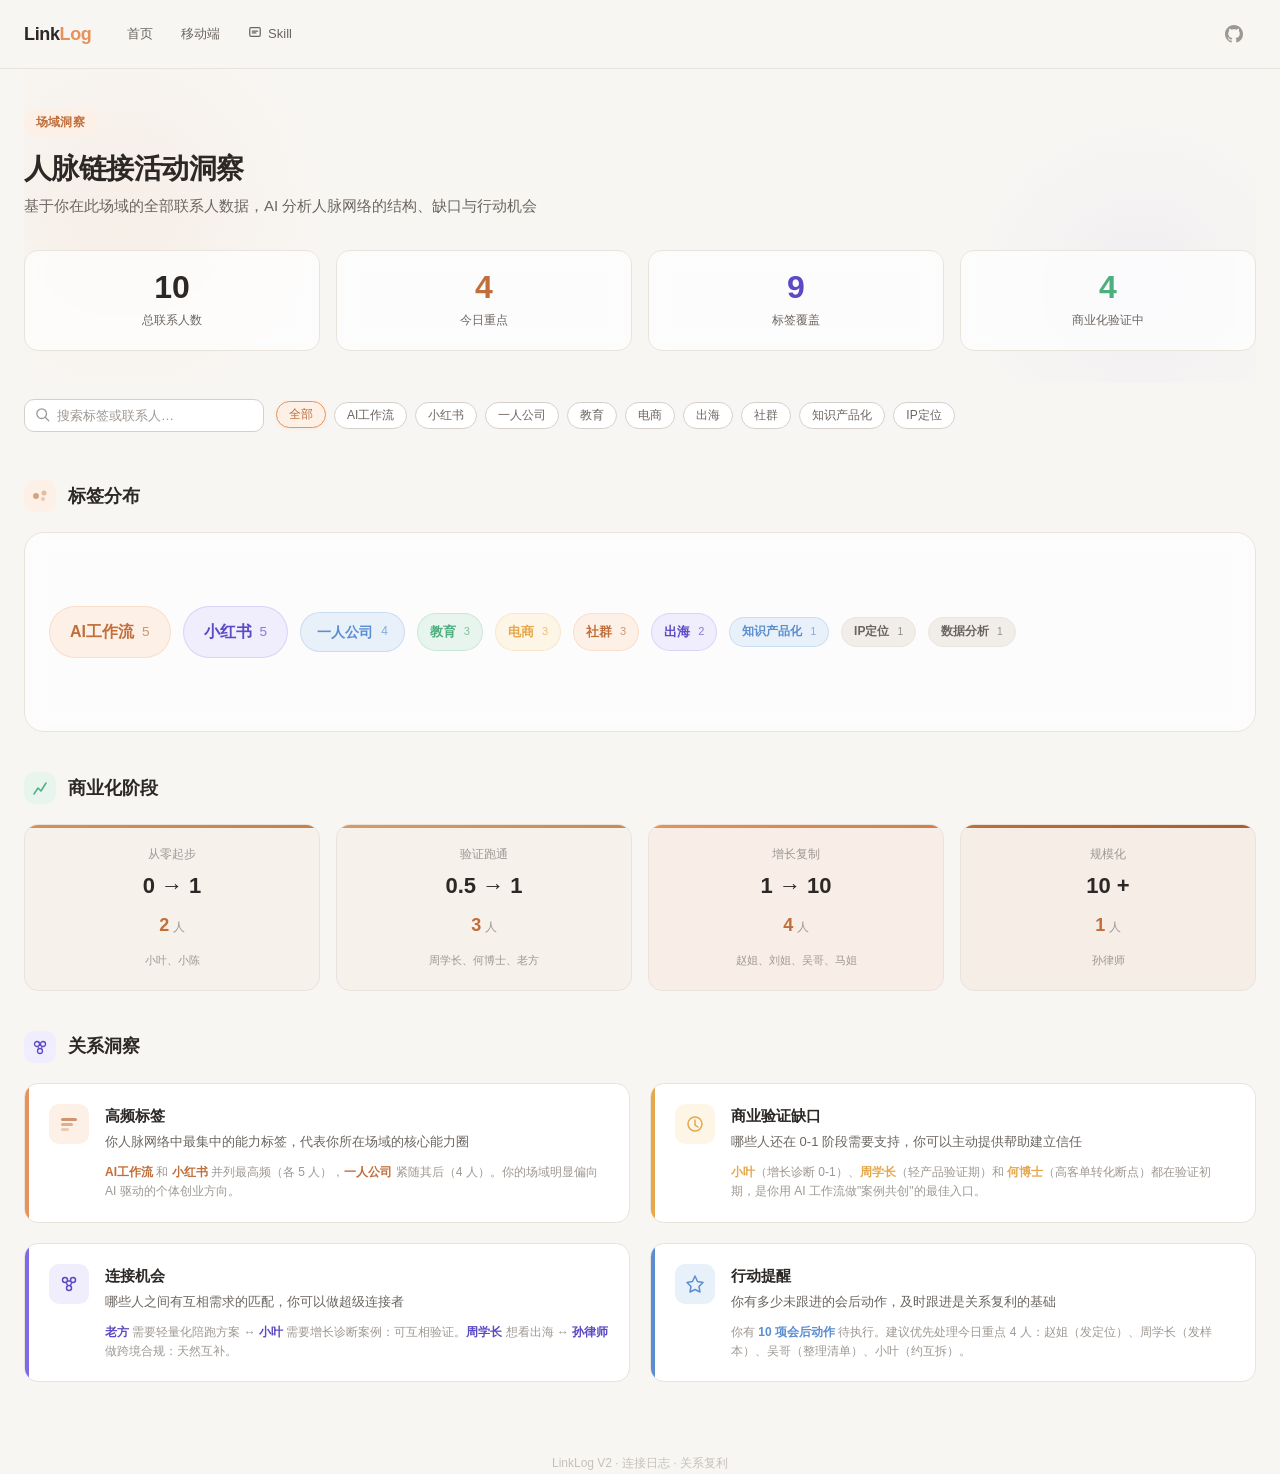
<file: v2/field-insights-v2.html>
<!DOCTYPE html>
<html lang="zh-CN">
<head>
  <meta charset="UTF-8">
  <meta name="viewport" content="width=1280">
  <title>场域洞察 · LinkLog V2</title>
  <style>
    /* ===================== Design Tokens ===================== */
    :root {
      --color-bg-primary: #F8F6F3;
      --color-bg-secondary: #F1EDE8;
      --color-bg-tertiary: #EAE5DF;
      --color-bg-elevated: #FFFFFF;
      --color-border-subtle: #E8E3DD;
      --color-border-default: #D4CFC8;
      --color-text-primary: #2C2825;
      --color-text-secondary: #6B6560;
      --color-text-tertiary: #9E9893;
      --color-text-disabled: #C5C0BA;
      --color-accent-default: #E8915A;
      --color-accent-hover: #D47E48;
      --color-accent-active: #C06E3A;
      --color-accent-light: #FDF0E6;
      --color-accent-lighter: #FEF7F0;
      --color-accent-text: #C06E3A;
      --color-ai-default: #7C6AE8;
      --color-ai-hover: #6B59D6;
      --color-ai-light: #F0EDFC;
      --color-ai-lighter: #F8F6FE;
      --color-ai-text: #5B4AC5;
      --color-ai-glow: rgba(124,106,232,0.15);
      --color-success-default: #4CAF7D;
      --color-success-light: #E8F5EE;
      --color-warning-default: #E5A84B;
      --color-warning-light: #FDF5E6;
      --color-error-default: #D95555;
      --color-error-light: #FDEAEA;
      --color-info-default: #5B8ED0;
      --color-info-light: #E8F0FA;
      --color-text-on-accent: #FFFFFF;
      --color-bg-frosted: rgba(248,246,243,0.92);
      --color-bg-card-glass: rgba(255,255,255,0.7);
      --color-bg-chart-glass: rgba(255,255,255,0.65);
      --color-line-origin: #7C9A8E;
      --color-line-value: #D4915A;
      --color-line-connection: #5B8ED0;
      --color-line-action: #7C6AE8;
      --container-pc: 1320px;
      --font-sans: "Inter", "SF Pro Display", -apple-system, "Noto Sans SC", "PingFang SC", "Microsoft YaHei", sans-serif;
      --text-display: 28px; --text-h1: 22px; --text-h2: 18px;
      --text-h3: 16px; --text-body: 15px; --text-body-sm: 13px;
      --text-caption: 12px; --text-micro: 11px;
      --weight-regular: 400; --weight-medium: 500;
      --weight-semibold: 600; --weight-bold: 700;
      --space-1: 4px; --space-2: 8px; --space-3: 12px;
      --space-4: 16px; --space-5: 20px; --space-6: 24px;
      --space-8: 32px; --space-10: 40px; --space-12: 48px;
      --radius-sm: 6px; --radius-md: 10px; --radius-lg: 14px;
      --radius-xl: 20px; --radius-full: 9999px;
      --shadow-xs: 0 1px 2px rgba(44,40,37,0.04);
      --shadow-sm: 0 2px 8px rgba(44,40,37,0.06);
      --shadow-md: 0 4px 16px rgba(44,40,37,0.08);
      --shadow-lg: 0 8px 32px rgba(44,40,37,0.10);
      --shadow-focus: 0 0 0 3px rgba(232,145,90,0.3);
      --duration-fast: 200ms; --duration-normal: 300ms;
      --duration-slow: 400ms; --duration-spring: 500ms;
      --ease-out: cubic-bezier(0.25, 0.1, 0.25, 1);
      --ease-spring: cubic-bezier(0.34, 1.56, 0.64, 1);
      --ease-decelerate: cubic-bezier(0, 0, 0.2, 1);
    }

    /* ===================== Reset & Base ===================== */
    *, *::before, *::after { box-sizing: border-box; margin: 0; padding: 0; }
    body {
      font-family: var(--font-sans); font-size: var(--text-body);
      color: var(--color-text-primary); line-height: 1.6;
      -webkit-font-smoothing: antialiased;
      background: var(--color-bg-primary);
      min-height: 100vh;
    }
    button { font-family: inherit; cursor: pointer; border: none; background: none; }
    button:focus-visible, input:focus-visible { outline: none; box-shadow: var(--shadow-focus); border-radius: var(--radius-sm); }
    @media (prefers-reduced-motion: reduce) {
      *, *::before, *::after { animation-duration: 0.01ms !important; transition-duration: 0.01ms !important; }
    }

    /* ===================== Global Nav ===================== */
    .site-nav {
      position: sticky; top: 0; z-index: 50;
      display: flex; align-items: center; gap: var(--space-6);
      padding: var(--space-3) var(--space-6);
      background: var(--color-bg-frosted);
      backdrop-filter: blur(12px); -webkit-backdrop-filter: blur(12px);
      border-bottom: 1px solid var(--color-border-subtle);
    }
    .page-container { max-width: var(--container-pc); margin: 0 auto; padding: 0 var(--space-6); }
    .nav-brand { font-size: var(--text-h2); font-weight: var(--weight-bold); color: var(--color-text-primary); text-decoration: none; letter-spacing: -0.02em; }
    .nav-brand .accent { color: var(--color-accent-default); }
    .nav-links { display: flex; gap: var(--space-1); flex: 1; }
    .nav-link {
      font-size: var(--text-body-sm); font-weight: var(--weight-medium);
      color: var(--color-text-secondary); text-decoration: none;
      padding: var(--space-2) var(--space-3); border-radius: var(--radius-md);
      transition: color var(--duration-fast), background var(--duration-fast);
      white-space: nowrap;
    }
    .nav-link:hover { color: var(--color-text-primary); background: var(--color-bg-tertiary); }
    .nav-link.active { color: var(--color-accent-text); background: var(--color-accent-light); }
    .nav-github {
      color: var(--color-text-tertiary); transition: color var(--duration-fast);
      flex-shrink: 0; min-width: 44px; min-height: 44px;
      display: flex; align-items: center; justify-content: center;
      border-radius: var(--radius-md); text-decoration: none;
    }
    .nav-github:hover { color: var(--color-text-primary); }

    /* ===================== Hero ===================== */
    .hero { padding: var(--space-10) 0 var(--space-8); position: relative; overflow: hidden; }
    .hero::before {
      content: ''; position: absolute; top: -60px; left: -100px;
      width: 400px; height: 400px; border-radius: 50%;
      background: radial-gradient(circle, rgba(232,145,90,0.08) 0%, transparent 70%);
      pointer-events: none; animation: float 8s ease-in-out infinite;
    }
    .hero::after {
      content: ''; position: absolute; bottom: -80px; right: -60px;
      width: 350px; height: 350px; border-radius: 50%;
      background: radial-gradient(circle, rgba(124,106,232,0.06) 0%, transparent 70%);
      pointer-events: none; animation: float 10s ease-in-out infinite reverse;
    }
    @keyframes float {
      0%, 100% { transform: translateY(0) scale(1); }
      50% { transform: translateY(-20px) scale(1.05); }
    }
    .hero-tag {
      display: inline-flex; align-items: center; gap: var(--space-1);
      padding: var(--space-1) var(--space-3);
      background: var(--color-accent-light); color: var(--color-accent-text);
      font-size: var(--text-caption); font-weight: var(--weight-semibold);
      border-radius: var(--radius-full); margin-bottom: var(--space-4);
      letter-spacing: 0.02em;
      animation: fadeSlideUp 0.5s var(--ease-out) both;
    }
    .hero h1 {
      font-size: var(--text-display); font-weight: var(--weight-bold);
      color: var(--color-text-primary); letter-spacing: -0.02em;
      margin-bottom: var(--space-2); line-height: 1.2;
      animation: fadeSlideUp 0.5s var(--ease-out) 0.05s both;
    }
    .hero .subtitle {
      font-size: var(--text-body); color: var(--color-text-secondary);
      margin-bottom: var(--space-8); max-width: 560px;
      animation: fadeSlideUp 0.5s var(--ease-out) 0.1s both;
    }
    @keyframes fadeSlideUp {
      from { opacity: 0; transform: translateY(12px); }
      to { opacity: 1; transform: translateY(0); }
    }

    /* Stat Cards */
    .stats-grid { display: grid; grid-template-columns: repeat(4, 1fr); gap: var(--space-4); position: relative; z-index: 1; }
    .stat-card {
      background: var(--color-bg-card-glass); border: 1px solid var(--color-border-subtle);
      border-radius: var(--radius-lg); padding: var(--space-5);
      text-align: center; backdrop-filter: blur(8px); -webkit-backdrop-filter: blur(8px);
      transition: transform var(--duration-fast) var(--ease-spring),
                  border-color var(--duration-fast), box-shadow var(--duration-fast);
      animation: fadeSlideUp 0.5s var(--ease-out) both;
    }
    .stat-card:nth-child(1) { animation-delay: 0.15s; }
    .stat-card:nth-child(2) { animation-delay: 0.2s; }
    .stat-card:nth-child(3) { animation-delay: 0.25s; }
    .stat-card:nth-child(4) { animation-delay: 0.3s; }
    .stat-card:hover { transform: translateY(-3px); border-color: var(--color-border-default); box-shadow: var(--shadow-md); }
    .stat-number {
      font-size: 32px; font-weight: var(--weight-bold); line-height: 1;
      margin-bottom: var(--space-2); transition: transform var(--duration-fast) var(--ease-spring);
    }
    .stat-card:hover .stat-number { transform: scale(1.08); }
    .stat-label { font-size: var(--text-caption); color: var(--color-text-secondary); }
    .stat-card .stat-number { color: var(--color-text-primary); }
    .stat-card.accent-card .stat-number { color: var(--color-accent-text); }
    .stat-card.ai-card .stat-number { color: var(--color-ai-text); }
    .stat-card.success-card .stat-number { color: var(--color-success-default); }

    /* ===================== Filter Bar ===================== */
    .filter-bar {
      position: sticky; top: 48px; z-index: 20;
      background: var(--color-bg-frosted);
      backdrop-filter: blur(12px); -webkit-backdrop-filter: blur(12px);
      padding: var(--space-4) 0; margin-bottom: var(--space-8);
      display: flex; align-items: center; gap: var(--space-3);
    }
    .search-box { flex: 0 0 240px; position: relative; }
    .search-box input {
      width: 100%; padding: var(--space-2) var(--space-3) var(--space-2) var(--space-8);
      border: 1px solid var(--color-border-default); border-radius: var(--radius-md);
      font-size: var(--text-body-sm); font-family: var(--font-sans);
      color: var(--color-text-primary); background: var(--color-bg-elevated);
      transition: border-color var(--duration-fast), box-shadow var(--duration-fast);
    }
    .search-box input::placeholder { color: var(--color-text-tertiary); }
    .search-box input:focus { border-color: var(--color-accent-default); box-shadow: var(--shadow-focus); outline: none; }
    .search-box .search-icon { position: absolute; left: var(--space-3); top: 50%; transform: translateY(-50%); color: var(--color-text-tertiary); }
    .chip-group { display: flex; gap: var(--space-2); flex-wrap: wrap; flex: 1; }
    .chip {
      padding: var(--space-1) var(--space-3);
      border: 1.5px solid var(--color-border-default); border-radius: var(--radius-full);
      font-size: var(--text-caption); font-weight: var(--weight-medium);
      color: var(--color-text-secondary); background: var(--color-bg-elevated);
      cursor: pointer; transition: all var(--duration-fast) var(--ease-spring);
      white-space: nowrap; position: relative; overflow: hidden;
    }
    .chip::after {
      content: ''; position: absolute; inset: 0; border-radius: inherit;
      background: var(--color-accent-default); opacity: 0;
      transition: opacity var(--duration-fast);
    }
    .chip:hover { border-color: var(--color-accent-default); color: var(--color-accent-text); background: var(--color-accent-lighter); transform: translateY(-1px); }
    .chip.active {
      background: var(--color-accent-light); border-color: var(--color-accent-default);
      color: var(--color-accent-text); box-shadow: 0 1px 4px rgba(232,145,90,0.12);
      transform: translateY(-1px);
    }

    /* ===================== Section ===================== */
    .section { margin-bottom: var(--space-10); }
    .section-header { display: flex; align-items: center; gap: var(--space-3); margin-bottom: var(--space-5); }
    .section-icon {
      width: 32px; height: 32px; border-radius: var(--radius-md);
      display: flex; align-items: center; justify-content: center; flex-shrink: 0;
    }
    .section-title { font-size: var(--text-h2); font-weight: var(--weight-semibold); color: var(--color-text-primary); }

    /* ===================== Tag Distribution - Bubble Chart ===================== */
    .tag-bubble-chart {
      display: flex; flex-wrap: wrap; gap: var(--space-3);
      padding: var(--space-6); align-items: center; align-content: center;
      background: var(--color-bg-card-glass); border: 1px solid var(--color-border-subtle);
      border-radius: var(--radius-xl); backdrop-filter: blur(8px);
      min-height: 200px;
    }
    .tag-bubble {
      display: inline-flex; align-items: center; gap: var(--space-2);
      padding: var(--space-2) var(--space-4); border-radius: var(--radius-full);
      font-weight: var(--weight-semibold); cursor: default;
      transition: transform var(--duration-fast) var(--ease-spring),
                  box-shadow var(--duration-fast);
      position: relative; border: 1.5px solid transparent;
      animation: bubbleIn 0.4s var(--ease-spring) both;
    }
    .tag-bubble:hover {
      transform: scale(1.08) translateY(-2px);
      box-shadow: var(--shadow-md);
    }
    .tag-bubble .bubble-count {
      font-size: 0.85em; opacity: 0.7; font-weight: var(--weight-regular);
    }
    /* Size variants */
    .bubble-xl { font-size: 16px; padding: var(--space-3) var(--space-5); }
    .bubble-lg { font-size: 14px; padding: var(--space-2) var(--space-4); }
    .bubble-md { font-size: 13px; padding: var(--space-2) var(--space-3); }
    .bubble-sm { font-size: 12px; padding: var(--space-1) var(--space-3); }
    /* Color variants */
    .bubble-accent { background: var(--color-accent-light); color: var(--color-accent-text); border-color: rgba(232,145,90,0.2); }
    .bubble-ai { background: var(--color-ai-light); color: var(--color-ai-text); border-color: rgba(124,106,232,0.2); }
    .bubble-info { background: var(--color-info-light); color: var(--color-info-default); border-color: rgba(91,142,208,0.2); }
    .bubble-success { background: var(--color-success-light); color: var(--color-success-default); border-color: rgba(76,175,125,0.2); }
    .bubble-warning { background: var(--color-warning-light); color: var(--color-warning-default); border-color: rgba(229,168,75,0.2); }
    .bubble-neutral { background: var(--color-bg-secondary); color: var(--color-text-secondary); border-color: var(--color-border-subtle); }
    @keyframes bubbleIn {
      from { opacity: 0; transform: scale(0.7); }
      to { opacity: 1; transform: scale(1); }
    }

    /* ===================== Bar Chart (kept as alternative) ===================== */
    .bar-chart {
      background: var(--color-bg-card-glass); border: 1px solid var(--color-border-subtle);
      border-radius: var(--radius-lg); padding: var(--space-6);
      backdrop-filter: blur(8px);
    }
    .bar-row { display: flex; align-items: center; gap: var(--space-3); margin-bottom: var(--space-3); }
    .bar-row:last-child { margin-bottom: 0; }
    .bar-label { width: 80px; flex-shrink: 0; font-size: var(--text-body-sm); font-weight: var(--weight-medium); color: var(--color-text-primary); text-align: right; }
    .bar-track { flex: 1; height: 28px; background: var(--color-bg-tertiary); border-radius: var(--radius-sm); overflow: hidden; position: relative; }
    .bar-fill {
      height: 100%; border-radius: var(--radius-sm);
      display: flex; align-items: center; padding-left: var(--space-3);
      min-width: 40px; position: relative; overflow: hidden;
    }
    .bar-fill::after {
      content: ''; position: absolute; top: 0; left: -100%; width: 60%; height: 100%;
      background: linear-gradient(90deg, transparent, rgba(255,255,255,0.15), transparent);
      animation: shimmer 2s infinite;
    }
    @keyframes shimmer { 100% { left: 200%; } }
    .bar-fill-text { font-size: var(--text-micro); font-weight: var(--weight-semibold); color: var(--color-text-on-accent); white-space: nowrap; position: relative; z-index: 1; }
    .bar-count { font-size: var(--text-caption); color: var(--color-text-tertiary); width: 28px; text-align: right; flex-shrink: 0; }
    .bar-fill.bar-rank-1 { background: linear-gradient(90deg, var(--color-accent-default), var(--color-accent-hover)); }
    .bar-fill.bar-rank-2 { background: linear-gradient(90deg, var(--color-accent-hover), #D4915A); }
    .bar-fill.bar-rank-3 { background: linear-gradient(90deg, var(--color-ai-default), var(--color-ai-hover)); }
    .bar-fill.bar-rank-4 { background: linear-gradient(90deg, var(--color-ai-hover), #8B7AEE); }
    .bar-fill.bar-rank-5 { background: linear-gradient(90deg, var(--color-info-default), #7DA6E0); }
    .bar-fill.bar-rank-default { background: var(--color-border-default); }

    /* ===================== Stage Grid ===================== */
    .stage-grid { display: grid; grid-template-columns: repeat(4, 1fr); gap: var(--space-4); }
    .stage-card.stage-seed { background: rgba(212,145,90,0.05); }
    .stage-card.stage-validate { background: rgba(217,154,106,0.06); }
    .stage-card.stage-growth { background: rgba(232,145,90,0.08); }
    .stage-card.stage-scale { background: rgba(192,110,58,0.07); }
    .stage-card {
      border: 1px solid var(--color-border-subtle);
      border-radius: var(--radius-lg); padding: var(--space-5); text-align: center;
      position: relative; overflow: hidden;
      transition: transform var(--duration-fast) var(--ease-spring),
                  border-color var(--duration-fast), box-shadow var(--duration-fast);
    }
    .stage-card:hover { transform: translateY(-3px); border-color: var(--color-border-default); box-shadow: var(--shadow-sm); }
    .stage-card::before { content: ''; position: absolute; top: 0; left: 0; right: 0; height: 3px; background: linear-gradient(90deg, var(--color-accent-default), var(--color-accent-hover)); opacity: 0.25; }
    .stage-card.stage-seed::before { background: linear-gradient(90deg, #D4915A, #C4814A); opacity: 1; }
    .stage-card.stage-validate::before { background: linear-gradient(90deg, #D99A6A, #C98A5A); opacity: 1; }
    .stage-card.stage-growth::before { background: linear-gradient(90deg, #E8915A, #D47E48); opacity: 1; }
    .stage-card.stage-scale::before { background: linear-gradient(90deg, #C06E3A, #A85E2E); opacity: 1; }
    .stage-label { font-size: var(--text-caption); color: var(--color-text-tertiary); margin-bottom: var(--space-1); }
    .stage-range { font-size: var(--text-h1); font-weight: var(--weight-bold); color: var(--color-text-primary); margin-bottom: var(--space-2); }
    .stage-count { font-size: var(--text-h2); font-weight: var(--weight-bold); color: var(--color-accent-text); }
    .stage-unit { font-size: var(--text-caption); font-weight: var(--weight-regular); color: var(--color-text-tertiary); }
    .stage-people { margin-top: var(--space-3); font-size: var(--text-micro); color: var(--color-text-tertiary); }

    /* ===================== Insight Cards ===================== */
    .insight-grid { display: grid; grid-template-columns: repeat(2, 1fr); gap: var(--space-5); }
    .insight-card {
      background: var(--color-bg-elevated); border: 1px solid var(--color-border-subtle);
      border-radius: var(--radius-lg); padding: var(--space-5) var(--space-5) var(--space-5) var(--space-6);
      display: flex; gap: var(--space-4); position: relative; overflow: hidden;
      transition: transform var(--duration-fast) var(--ease-spring),
                  border-color var(--duration-fast), box-shadow var(--duration-fast);
    }
    .insight-card:hover { transform: translateY(-2px); border-color: var(--color-border-default); box-shadow: var(--shadow-sm); }
    .insight-card::before { content: ''; position: absolute; top: 0; left: 0; width: 4px; height: 100%; transition: width var(--duration-fast); }
    .insight-card:hover::before { width: 5px; }
    .insight-card.insight-tags::before { background: var(--color-accent-default); }
    .insight-card.insight-gap::before { background: var(--color-warning-default); }
    .insight-card.insight-connect::before { background: var(--color-ai-default); }
    .insight-card.insight-action::before { background: var(--color-info-default); }
    .insight-icon {
      width: 40px; height: 40px; border-radius: var(--radius-md);
      display: flex; align-items: center; justify-content: center; flex-shrink: 0;
      transition: transform var(--duration-fast) var(--ease-spring);
    }
    .insight-card:hover .insight-icon { transform: scale(1.1); }
    .insight-tags .insight-icon { background: var(--color-accent-light); color: var(--color-accent-text); }
    .insight-gap .insight-icon { background: var(--color-warning-light); color: var(--color-warning-default); }
    .insight-connect .insight-icon { background: var(--color-ai-light); color: var(--color-ai-text); }
    .insight-action .insight-icon { background: var(--color-info-light); color: var(--color-info-default); }
    .insight-body { flex: 1; min-width: 0; }
    .insight-title { font-size: var(--text-body); font-weight: var(--weight-semibold); color: var(--color-text-primary); margin-bottom: var(--space-1); }
    .insight-desc { font-size: var(--text-body-sm); color: var(--color-text-secondary); line-height: 1.5; margin-bottom: var(--space-3); }
    .insight-detail { font-size: var(--text-caption); color: var(--color-text-tertiary); line-height: 1.6; }
    .insight-highlight { font-weight: var(--weight-semibold); }
    .insight-tags .insight-highlight { color: var(--color-accent-text); }
    .insight-gap .insight-highlight { color: var(--color-warning-default); }
    .insight-connect .insight-highlight { color: var(--color-ai-text); }
    .insight-action .insight-highlight { color: var(--color-info-default); }

    /* ===================== Scroll Reveal ===================== */
    .reveal { opacity: 0; transform: translateY(16px); transition: opacity 0.5s var(--ease-out), transform 0.5s var(--ease-out); }
    .reveal.visible { opacity: 1; transform: translateY(0); }
    .reveal-delay-1 { transition-delay: 80ms; }
    .reveal-delay-2 { transition-delay: 160ms; }
    .reveal-delay-3 { transition-delay: 240ms; }

    /* ===================== Footer ===================== */
    .page-footer { height: var(--space-12); text-align: center; padding-top: var(--space-8); font-size: var(--text-caption); color: var(--color-text-disabled); }
  </style>
</head>
<body>
  <nav class="site-nav" aria-label="LinkLog 导航">
    <a href="../index.html" class="nav-brand">Link<span class="accent">Log</span></a>
    <div class="nav-links">
      <a href="../index.html" class="nav-link">首页</a>
      <a href="../mobile.html" class="nav-link">移动端</a>
      <a href="../index.html#skill-section" class="nav-link">
        <svg viewBox="0 0 16 16" fill="none" width="14" height="14" style="vertical-align:-1px;margin-right:2px"><rect x="2" y="3" width="12" height="10" rx="1.5" stroke="currentColor" stroke-width="1.4"/><path d="M5 7h6m-6 2h4" stroke="currentColor" stroke-width="1.4" stroke-linecap="round"/></svg>
        Skill
      </a>
    </div>
    <a href="https://github.com/915005977-rgb/LinkLog" class="nav-github" target="_blank" rel="noopener" aria-label="GitHub">
      <svg width="18" height="18" viewBox="0 0 16 16" fill="currentColor"><path d="M8 0C3.58 0 0 3.58 0 8c0 3.54 2.29 6.53 5.47 7.59.4.07.55-.17.55-.38 0-.19-.01-.82-.01-1.49-2.01.37-2.53-.49-2.69-.94-.09-.23-.48-.94-.82-1.13-.28-.15-.68-.52-.01-.53.63-.01 1.08.58 1.23.82.72 1.21 1.87.87 2.33.66.07-.52.28-.87.51-1.07-1.78-.2-3.64-.89-3.64-3.95 0-.87.31-1.59.82-2.15-.08-.2-.36-1.02.08-2.12 0 0 .67-.21 2.2.82.64-.18 1.32-.27 2-.27.68 0 1.36.09 2 .27 1.53-1.04 2.2-.82 2.2-.82.44 1.1.16 1.92.08 2.12.51.56.82 1.27.82 2.15 0 3.07-1.87 3.75-3.65 3.95.29.25.54.73.54 1.48 0 1.07-.01 1.93-.01 2.2 0 .21.15.46.55.38A8.013 8.013 0 0016 8c0-4.42-3.58-8-8-8z"/></svg>
    </a>
  </nav>

  <div class="page-container">
    <!-- ====== Hero ====== -->
    <header class="hero">
      <span class="hero-tag">场域洞察</span>
      <h1>人脉链接活动洞察</h1>
      <p class="subtitle">基于你在此场域的全部联系人数据，AI 分析人脉网络的结构、缺口与行动机会</p>
      <div class="stats-grid">
        <div class="stat-card">
          <div class="stat-number" data-count="10">0</div>
          <div class="stat-label">总联系人数</div>
        </div>
        <div class="stat-card accent-card">
          <div class="stat-number" data-count="4">0</div>
          <div class="stat-label">今日重点</div>
        </div>
        <div class="stat-card ai-card">
          <div class="stat-number" data-count="9">0</div>
          <div class="stat-label">标签覆盖</div>
        </div>
        <div class="stat-card success-card">
          <div class="stat-number" data-count="4">0</div>
          <div class="stat-label">商业化验证中</div>
        </div>
      </div>
    </header>

    <!-- ====== Filter Bar ====== -->
    <nav class="filter-bar" aria-label="筛选栏">
      <div class="search-box">
        <svg class="search-icon" width="14" height="14" viewBox="0 0 16 16" fill="none">
          <circle cx="6.5" cy="6.5" r="5.5" stroke="currentColor" stroke-width="1.5"/>
          <line x1="10.5" y1="10.5" x2="14.5" y2="14.5" stroke="currentColor" stroke-width="1.5" stroke-linecap="round"/>
        </svg>
        <input type="text" placeholder="搜索标签或联系人…" id="searchInput" aria-label="搜索">
      </div>
      <div class="chip-group" id="chipGroup">
        <button class="chip active" data-filter="all">全部</button>
        <button class="chip" data-filter="AI工作流">AI工作流</button>
        <button class="chip" data-filter="小红书">小红书</button>
        <button class="chip" data-filter="一人公司">一人公司</button>
        <button class="chip" data-filter="教育">教育</button>
        <button class="chip" data-filter="电商">电商</button>
        <button class="chip" data-filter="出海">出海</button>
        <button class="chip" data-filter="社群">社群</button>
        <button class="chip" data-filter="知识产品化">知识产品化</button>
        <button class="chip" data-filter="IP定位">IP定位</button>
      </div>
    </nav>

    <!-- ====== 标签分布 - 气泡云 ====== -->
    <section class="section reveal">
      <div class="section-header">
        <div class="section-icon" style="background:var(--color-accent-light);color:var(--color-accent-text)">
          <svg width="16" height="16" viewBox="0 0 16 16" fill="none"><circle cx="4" cy="8" r="3" fill="currentColor" opacity="0.6"/><circle cx="12" cy="5" r="2.5" fill="currentColor" opacity="0.4"/><circle cx="11" cy="11" r="2" fill="currentColor" opacity="0.3"/></svg>
        </div>
        <h2 class="section-title">标签分布</h2>
      </div>
      <div class="tag-bubble-chart" id="bubbleChart"></div>
    </section>

    <!-- ====== 商业化阶段 ====== -->
    <section class="section">
      <div class="section-header reveal">
        <div class="section-icon" style="background:var(--color-success-light);color:var(--color-success-default)">
          <svg width="16" height="16" viewBox="0 0 16 16" fill="none"><path d="M2 14L6 8L9 11L14 3" stroke="currentColor" stroke-width="1.5" stroke-linecap="round" stroke-linejoin="round"/></svg>
        </div>
        <h2 class="section-title">商业化阶段</h2>
      </div>
      <div class="stage-grid">
        <div class="stage-card stage-seed reveal">
          <div class="stage-label">从零起步</div>
          <div class="stage-range">0 → 1</div>
          <div class="stage-count">2<span class="stage-unit"> 人</span></div>
          <div class="stage-people">小叶、小陈</div>
        </div>
        <div class="stage-card stage-validate reveal reveal-delay-1">
          <div class="stage-label">验证跑通</div>
          <div class="stage-range">0.5 → 1</div>
          <div class="stage-count">3<span class="stage-unit"> 人</span></div>
          <div class="stage-people">周学长、何博士、老方</div>
        </div>
        <div class="stage-card stage-growth reveal reveal-delay-2">
          <div class="stage-label">增长复制</div>
          <div class="stage-range">1 → 10</div>
          <div class="stage-count">4<span class="stage-unit"> 人</span></div>
          <div class="stage-people">赵姐、刘姐、吴哥、马姐</div>
        </div>
        <div class="stage-card stage-scale reveal reveal-delay-3">
          <div class="stage-label">规模化</div>
          <div class="stage-range">10 +</div>
          <div class="stage-count">1<span class="stage-unit"> 人</span></div>
          <div class="stage-people">孙律师</div>
        </div>
      </div>
    </section>

    <!-- ====== 关系洞察 ====== -->
    <section class="section">
      <div class="section-header reveal">
        <div class="section-icon" style="background:var(--color-ai-light);color:var(--color-ai-text)">
          <svg width="16" height="16" viewBox="0 0 16 16" fill="none"><circle cx="5" cy="5" r="2.5" stroke="currentColor" stroke-width="1.3" fill="none"/><circle cx="11" cy="5" r="2.5" stroke="currentColor" stroke-width="1.3" fill="none"/><circle cx="8" cy="12" r="2.5" stroke="currentColor" stroke-width="1.3" fill="none"/><line x1="6.5" y1="6.5" x2="9.5" y2="6.5" stroke="currentColor" stroke-width="1"/><line x1="6" y1="8" x2="7" y2="10" stroke="currentColor" stroke-width="1"/><line x1="10" y1="8" x2="9" y2="10" stroke="currentColor" stroke-width="1"/></svg>
        </div>
        <h2 class="section-title">关系洞察</h2>
      </div>
      <div class="insight-grid">
        <article class="insight-card insight-tags reveal">
          <div class="insight-icon">
            <svg width="20" height="20" viewBox="0 0 20 20" fill="none"><rect x="2" y="4" width="16" height="3" rx="1.5" fill="currentColor" opacity="0.7"/><rect x="2" y="9" width="12" height="3" rx="1.5" fill="currentColor" opacity="0.5"/><rect x="2" y="14" width="8" height="3" rx="1.5" fill="currentColor" opacity="0.3"/></svg>
          </div>
          <div class="insight-body">
            <h3 class="insight-title">高频标签</h3>
            <p class="insight-desc">你人脉网络中最集中的能力标签，代表你所在场域的核心能力圈</p>
            <div class="insight-detail">
              <span class="insight-highlight">AI工作流</span> 和 <span class="insight-highlight">小红书</span> 并列最高频（各 5 人），<span class="insight-highlight">一人公司</span> 紧随其后（4 人）。你的场域明显偏向 AI 驱动的个体创业方向。
            </div>
          </div>
        </article>
        <article class="insight-card insight-gap reveal reveal-delay-1">
          <div class="insight-icon">
            <svg width="20" height="20" viewBox="0 0 20 20" fill="none"><circle cx="10" cy="10" r="7" stroke="currentColor" stroke-width="1.5" fill="none"/><path d="M10 6V11L13 13" stroke="currentColor" stroke-width="1.5" stroke-linecap="round"/></svg>
          </div>
          <div class="insight-body">
            <h3 class="insight-title">商业验证缺口</h3>
            <p class="insight-desc">哪些人还在 0-1 阶段需要支持，你可以主动提供帮助建立信任</p>
            <div class="insight-detail">
              <span class="insight-highlight">小叶</span>（增长诊断 0-1）、<span class="insight-highlight">周学长</span>（轻产品验证期）和 <span class="insight-highlight">何博士</span>（高客单转化断点）都在验证初期，是你用 AI 工作流做"案例共创"的最佳入口。
            </div>
          </div>
        </article>
        <article class="insight-card insight-connect reveal reveal-delay-2">
          <div class="insight-icon">
            <svg width="20" height="20" viewBox="0 0 20 20" fill="none"><circle cx="6" cy="6" r="2.5" stroke="currentColor" stroke-width="1.5" fill="none"/><circle cx="14" cy="6" r="2.5" stroke="currentColor" stroke-width="1.5" fill="none"/><circle cx="10" cy="14" r="2.5" stroke="currentColor" stroke-width="1.5" fill="none"/><line x1="8" y1="7" x2="12" y2="7" stroke="currentColor" stroke-width="1.5"/><line x1="7" y1="8.5" x2="9" y2="12" stroke="currentColor" stroke-width="1.5"/><line x1="13" y1="8.5" x2="11" y2="12" stroke="currentColor" stroke-width="1.5"/></svg>
          </div>
          <div class="insight-body">
            <h3 class="insight-title">连接机会</h3>
            <p class="insight-desc">哪些人之间有互相需求的匹配，你可以做超级连接者</p>
            <div class="insight-detail">
              <span class="insight-highlight">老方</span> 需要轻量化陪跑方案 ↔ <span class="insight-highlight">小叶</span> 需要增长诊断案例：可互相验证。<span class="insight-highlight">周学长</span> 想看出海 ↔ <span class="insight-highlight">孙律师</span> 做跨境合规：天然互补。
            </div>
          </div>
        </article>
        <article class="insight-card insight-action reveal reveal-delay-3">
          <div class="insight-icon">
            <svg width="20" height="20" viewBox="0 0 20 20" fill="none"><path d="M10 2L12.5 7.5L18 8.5L14 12.5L15 18L10 15.5L5 18L6 12.5L2 8.5L7.5 7.5L10 2Z" stroke="currentColor" stroke-width="1.5" stroke-linejoin="round" fill="none"/></svg>
          </div>
          <div class="insight-body">
            <h3 class="insight-title">行动提醒</h3>
            <p class="insight-desc">你有多少未跟进的会后动作，及时跟进是关系复利的基础</p>
            <div class="insight-detail">
              你有 <span class="insight-highlight">10 项会后动作</span> 待执行。建议优先处理今日重点 4 人：赵姐（发定位）、周学长（发样本）、吴哥（整理清单）、小叶（约互拆）。
            </div>
          </div>
        </article>
      </div>
    </section>

    <footer class="page-footer">LinkLog V2 · 连接日志 · 关系复利</footer>
  </div>

  <script>
    // ============================
    // Tag data
    // ============================
    const tagData = [
      { tag: 'AI工作流', count: 5, total: 10 },
      { tag: '小红书', count: 5, total: 10 },
      { tag: '一人公司', count: 4, total: 10 },
      { tag: '教育', count: 3, total: 10 },
      { tag: '电商', count: 3, total: 10 },
      { tag: '社群', count: 3, total: 10 },
      { tag: '出海', count: 2, total: 10 },
      { tag: '知识产品化', count: 1, total: 10 },
      { tag: 'IP定位', count: 1, total: 10 },
      { tag: '数据分析', count: 1, total: 10 }
    ];

    const colorMap = ['accent', 'ai', 'info', 'success', 'warning', 'accent', 'ai', 'info', 'neutral', 'neutral'];

    // ============================
    // Render bubble chart
    // ============================
    function renderBubbleChart(data) {
      const chart = document.getElementById('bubbleChart');
      const maxCount = Math.max(...data.map(d => d.count));
      chart.innerHTML = data.map((d, i) => {
        let sizeClass;
        if (d.count >= maxCount) sizeClass = 'bubble-xl';
        else if (d.count >= maxCount * 0.7) sizeClass = 'bubble-lg';
        else if (d.count >= maxCount * 0.4) sizeClass = 'bubble-md';
        else sizeClass = 'bubble-sm';
        const colorClass = 'bubble-' + (colorMap[i] || 'neutral');
        return `<div class="tag-bubble ${sizeClass} ${colorClass}" style="animation-delay:${i * 60}ms" title="${d.count} 人">
          ${d.tag} <span class="bubble-count">${d.count}</span>
        </div>`;
      }).join('');
    }

    // ============================
    // Filter interaction
    // ============================
    document.getElementById('chipGroup').addEventListener('click', e => {
      const chip = e.target.closest('.chip');
      if (!chip) return;
      document.querySelectorAll('#chipGroup .chip').forEach(c => c.classList.remove('active'));
      chip.classList.add('active');
      const filter = chip.dataset.filter;
      if (filter === 'all') {
        renderBubbleChart(tagData);
      } else {
        const filtered = tagData.filter(d => d.tag === filter || d.count >= 3);
        renderBubbleChart(filtered.length > 1 ? filtered : tagData);
      }
    });

    // ============================
    // Counter animation
    // ============================
    function animateCounters() {
      document.querySelectorAll('[data-count]').forEach(el => {
        const target = parseInt(el.dataset.count);
        const duration = 800;
        const start = performance.now();
        function step(now) {
          const progress = Math.min((now - start) / duration, 1);
          const eased = 1 - Math.pow(1 - progress, 3);
          el.textContent = Math.round(target * eased);
          if (progress < 1) requestAnimationFrame(step);
        }
        requestAnimationFrame(step);
      });
    }

    // ============================
    // Scroll reveal
    // ============================
    function initReveal() {
      const els = document.querySelectorAll('.reveal');
      if (!('IntersectionObserver' in window)) {
        els.forEach(el => el.classList.add('visible'));
        return;
      }
      const observer = new IntersectionObserver(entries => {
        entries.forEach(entry => {
          if (entry.isIntersecting) {
            entry.target.classList.add('visible');
            observer.unobserve(entry.target);
          }
        });
      }, { threshold: 0.15, rootMargin: '0px 0px -40px 0px' });
      els.forEach(el => observer.observe(el));
    }

    // Init
    renderBubbleChart(tagData);
    animateCounters();
    initReveal();
  </script>
</body>
</html>
</file>
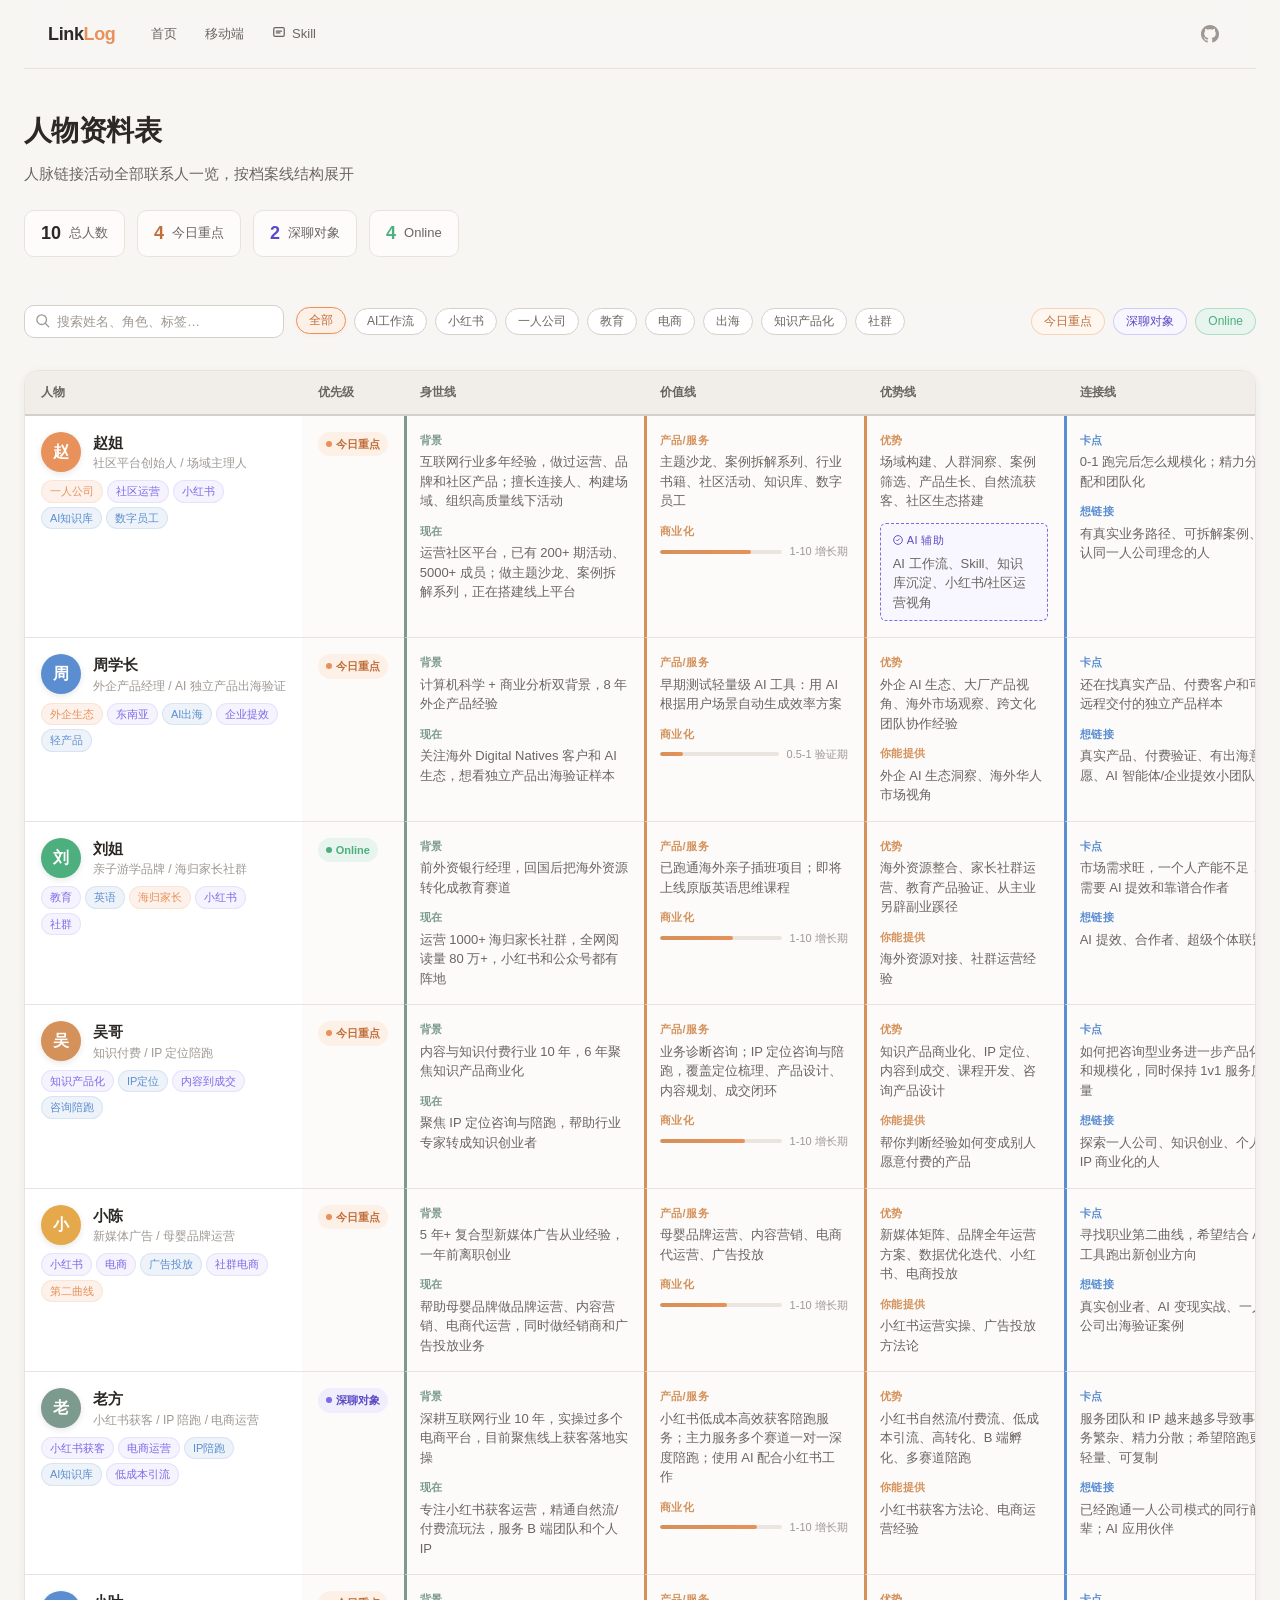
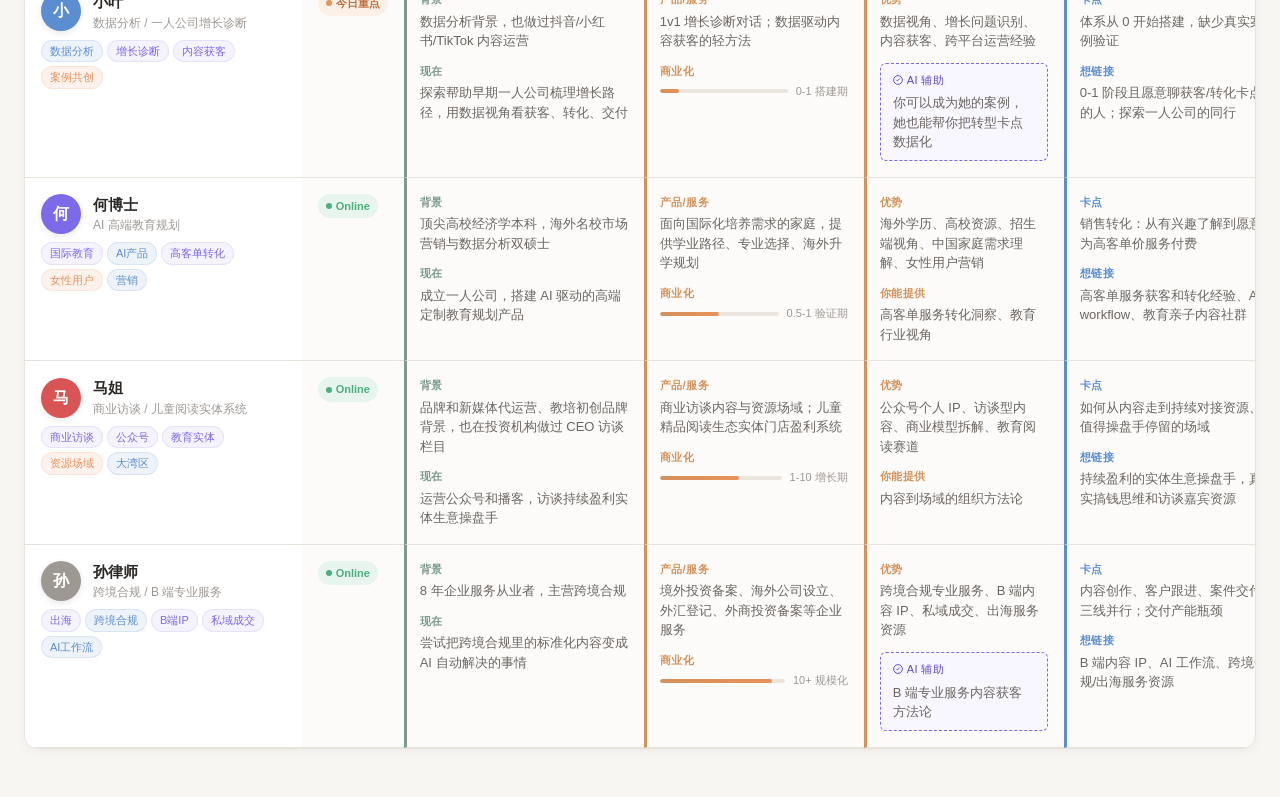
<file: v2/people-table.html>
<!DOCTYPE html>
<html lang="zh-CN">
<head>
  <meta charset="UTF-8">
  <meta name="viewport" content="width=1280">
  <title>人物资料表 · LinkLog V2</title>
  <style>
    :root {
      --color-bg-primary: #F8F6F3;
      --color-bg-secondary: #F1EDE8;
      --color-bg-tertiary: #EAE5DF;
      --color-bg-elevated: #FFFFFF;
      --color-border-subtle: #E8E3DD;
      --color-border-default: #D4CFC8;
      --color-text-primary: #2C2825;
      --color-text-secondary: #6B6560;
      --color-text-tertiary: #9E9893;
      --color-text-disabled: #C5C0BA;
      --color-accent-default: #E8915A;
      --color-accent-hover: #D47E48;
      --color-accent-active: #C06E3A;
      --color-accent-light: #FDF0E6;
      --color-accent-lighter: #FEF7F0;
      --color-accent-text: #C06E3A;
      --color-ai-default: #7C6AE8;
      --color-ai-hover: #6B59D6;
      --color-ai-light: #F0EDFC;
      --color-ai-lighter: #F8F6FE;
      --color-ai-text: #5B4AC5;
      --color-ai-glow: rgba(124,106,232,0.15);
      --color-success-default: #4CAF7D;
      --color-success-light: #E8F5EE;
      --color-warning-default: #E5A84B;
      --color-warning-light: #FDF5E6;
      --color-error-default: #D95555;
      --color-error-light: #FDEAEA;
      --color-info-default: #5B8ED0;
      --color-info-light: #E8F0FA;
      --color-tag-relational: #E8915A;
      --color-tag-contextual: #7C6AE8;
      --color-tag-custom: #5B8ED0;
      --color-line-origin: #7C9A8E;
      --color-line-value: #D4915A;
      --color-line-connection: #5B8ED0;
      --color-line-action: #7C6AE8;
      --color-text-on-accent: #FFFFFF;
      --color-bg-frosted: rgba(248,246,243,0.92);
      --color-bg-glass: rgba(255,255,255,0.6);
      --color-bg-card-glass: rgba(255,255,255,0.7);
      --color-bg-cell-sticky: rgba(255,255,255,0.95);
      --color-bg-cell-sticky-hover: rgba(254,247,240,0.98);
      --color-ai-border-subtle: rgba(124,106,232,0.2);
      --color-ai-bg-subtle: rgba(124,106,232,0.10);
      --container-pc: 1320px;
      --font-sans: "Inter", "SF Pro Display", -apple-system, "Noto Sans SC", "PingFang SC", "Microsoft YaHei", sans-serif;
      --text-display: 28px; --text-h1: 22px; --text-h2: 18px;
      --text-h3: 16px; --text-body: 15px; --text-body-sm: 13px;
      --text-caption: 12px; --text-micro: 11px;
      --weight-regular: 400; --weight-medium: 500;
      --weight-semibold: 600; --weight-bold: 700;
      --space-1: 4px; --space-2: 8px; --space-3: 12px;
      --space-4: 16px; --space-5: 20px; --space-6: 24px;
      --space-8: 32px; --space-10: 40px; --space-12: 48px;
      --radius-sm: 6px; --radius-md: 10px; --radius-lg: 14px;
      --radius-xl: 20px; --radius-full: 9999px;
      --shadow-xs: 0 1px 2px rgba(44,40,37,0.04);
      --shadow-sm: 0 2px 8px rgba(44,40,37,0.06);
      --shadow-md: 0 4px 16px rgba(44,40,37,0.08);
      --shadow-focus: 0 0 0 3px rgba(232,145,90,0.3);
      --duration-fast: 200ms; --duration-normal: 300ms;
      --duration-slow: 400ms;
      --ease-out: cubic-bezier(0.25, 0.1, 0.25, 1);
      --ease-spring: cubic-bezier(0.34, 1.56, 0.64, 1);
    }

    *, *::before, *::after { box-sizing: border-box; margin: 0; padding: 0; }
    body {
      font-family: var(--font-sans); font-size: var(--text-body);
      color: var(--color-text-primary); background: var(--color-bg-primary);
      line-height: 1.6; -webkit-font-smoothing: antialiased;
    }
    button { font-family: inherit; cursor: pointer; border: none; background: none; }
    button:focus-visible, a:focus-visible, input:focus-visible { outline: none; box-shadow: var(--shadow-focus); border-radius: var(--radius-sm); }
    @media (prefers-reduced-motion: reduce) {
      *, *::before, *::after { animation-duration: 0.01ms !important; transition-duration: 0.01ms !important; }
    }

    /* ===================== Nav ===================== */
    .site-nav {
      position: sticky; top: 0; z-index: 50;
      display: flex; align-items: center; gap: var(--space-6);
      padding: var(--space-3) var(--space-6);
      background: var(--color-bg-frosted);
      backdrop-filter: blur(12px); -webkit-backdrop-filter: blur(12px);
      border-bottom: 1px solid var(--color-border-subtle);
    }
    .page-container { max-width: var(--container-pc); margin: 0 auto; padding: 0 var(--space-6); }
    .nav-brand { font-size: var(--text-h2); font-weight: var(--weight-bold); color: var(--color-text-primary); text-decoration: none; letter-spacing: -0.02em; }
    .nav-brand .accent { color: var(--color-accent-default); }
    .nav-links { display: flex; gap: var(--space-1); flex: 1; }
    .nav-link {
      font-size: var(--text-body-sm); font-weight: var(--weight-medium);
      color: var(--color-text-secondary); text-decoration: none;
      padding: var(--space-2) var(--space-3); border-radius: var(--radius-md);
      transition: color var(--duration-fast), background var(--duration-fast); white-space: nowrap;
    }
    .nav-link:hover { color: var(--color-text-primary); background: var(--color-bg-tertiary); }
    .nav-link.active { color: var(--color-accent-text); background: var(--color-accent-light); }
    .nav-github {
      color: var(--color-text-tertiary); transition: color var(--duration-fast);
      flex-shrink: 0; min-width: 44px; min-height: 44px;
      display: flex; align-items: center; justify-content: center;
      border-radius: var(--radius-md); text-decoration: none;
    }
    .nav-github:hover { color: var(--color-text-primary); }

    /* ===================== Header ===================== */
    .page-header { padding: var(--space-10) 0 var(--space-8); position: relative; }
    .page-header h1 {
      font-size: var(--text-display); font-weight: var(--weight-bold);
      color: var(--color-text-primary); letter-spacing: -0.02em;
      margin-bottom: var(--space-2);
      animation: fadeSlideUp 0.5s var(--ease-out) both;
    }
    .page-header .subtitle {
      font-size: var(--text-body); color: var(--color-text-secondary);
      margin-bottom: var(--space-6);
      animation: fadeSlideUp 0.5s var(--ease-out) 0.05s both;
    }
    @keyframes fadeSlideUp { from { opacity: 0; transform: translateY(12px); } to { opacity: 1; transform: translateY(0); } }
    .stats-row { display: flex; gap: var(--space-3); flex-wrap: wrap; animation: fadeSlideUp 0.5s var(--ease-out) 0.1s both; }
    .stat-item {
      display: inline-flex; align-items: center; gap: var(--space-2);
      padding: var(--space-2) var(--space-4);
      background: var(--color-bg-card-glass); border: 1px solid var(--color-border-subtle);
      border-radius: var(--radius-md); font-size: var(--text-body-sm);
      transition: transform var(--duration-fast) var(--ease-spring), box-shadow var(--duration-fast);
    }
    .stat-item:hover { transform: translateY(-2px); box-shadow: var(--shadow-sm); }
    .stat-item .stat-number { font-size: var(--text-h2); font-weight: var(--weight-bold); }
    .stat-item .stat-label { color: var(--color-text-secondary); }
    .stat-item .stat-number { color: var(--color-text-primary); }
    .stat-item.stat-accent .stat-number { color: var(--color-accent-text); }
    .stat-item.stat-ai .stat-number { color: var(--color-ai-text); }
    .stat-item.stat-success .stat-number { color: var(--color-success-default); }

    /* ===================== Toolbar ===================== */
    .toolbar {
      position: sticky; top: 48px; z-index: 20;
      background: var(--color-bg-frosted);
      backdrop-filter: blur(12px); -webkit-backdrop-filter: blur(12px);
      padding: var(--space-4) 0; margin-bottom: var(--space-4);
      display: flex; align-items: center; gap: var(--space-3); flex-wrap: wrap;
    }
    .search-box { flex: 0 0 260px; position: relative; }
    .search-box input {
      width: 100%; padding: var(--space-2) var(--space-3) var(--space-2) var(--space-8);
      border: 1.5px solid var(--color-border-default); border-radius: var(--radius-md);
      font-size: var(--text-body-sm); font-family: var(--font-sans);
      color: var(--color-text-primary); background: var(--color-bg-elevated);
      transition: border-color var(--duration-fast), box-shadow var(--duration-fast);
    }
    .search-box input::placeholder { color: var(--color-text-tertiary); }
    .search-box input:focus { border-color: var(--color-accent-default); box-shadow: var(--shadow-focus); outline: none; }
    .search-box .search-icon { position: absolute; left: var(--space-3); top: 50%; transform: translateY(-50%); color: var(--color-text-tertiary); }
    .filter-chips { display: flex; gap: var(--space-2); flex-wrap: wrap; flex: 1; }
    .chip {
      padding: var(--space-1) var(--space-3);
      border: 1.5px solid var(--color-border-default); border-radius: var(--radius-full);
      font-size: var(--text-caption); font-weight: var(--weight-medium);
      color: var(--color-text-secondary); background: var(--color-bg-elevated);
      cursor: pointer; transition: all var(--duration-fast) var(--ease-spring);
      white-space: nowrap;
    }
    .chip:hover { border-color: var(--color-accent-default); color: var(--color-accent-text); background: var(--color-accent-lighter); transform: translateY(-1px); }
    .chip.active { background: var(--color-accent-light); border-color: var(--color-accent-default); color: var(--color-accent-text); box-shadow: 0 1px 4px rgba(232,145,90,0.12); transform: translateY(-1px); }
    .priority-filter { display: flex; gap: var(--space-2); }
    .priority-chip {
      padding: var(--space-1) var(--space-3);
      border: 1.5px solid var(--color-border-default); border-radius: var(--radius-full);
      font-size: var(--text-caption); font-weight: var(--weight-medium);
      cursor: pointer; transition: all var(--duration-fast) var(--ease-spring);
      white-space: nowrap;
    }
    .priority-chip.priority-today { color: var(--color-accent-text); background: var(--color-accent-lighter); border-color: rgba(232,145,90,0.35); }
    .priority-chip.priority-today.active { background: var(--color-accent-light); border-color: var(--color-accent-default); }
    .priority-chip.priority-deep { color: var(--color-ai-text); background: var(--color-ai-lighter); border-color: rgba(124,106,232,0.3); }
    .priority-chip.priority-deep.active { background: var(--color-ai-light); border-color: var(--color-ai-default); }
    .priority-chip.priority-online { color: var(--color-success-default); background: var(--color-success-light); border-color: rgba(76,175,125,0.35); }
    .priority-chip.priority-online.active { background: rgba(76,175,125,0.12); border-color: var(--color-success-default); }

    /* ===================== Table ===================== */
    .table-wrapper {
      background: var(--color-bg-glass); border: 1px solid var(--color-border-subtle);
      border-radius: var(--radius-lg); overflow: hidden; box-shadow: var(--shadow-sm);
    }
    .table-scroll { overflow-x: auto; overflow-y: visible; }
    .empty-state { text-align: center; padding: var(--space-10); color: var(--color-text-tertiary); }
    table { width: max-content; min-width: 100%; border-collapse: separate; border-spacing: 0; table-layout: fixed; }
    col.col-person { width: 200px; }
    col.col-priority { width: 80px; }
    col.col-origin { width: 240px; }
    col.col-value { width: 220px; }
    col.col-advantage { width: 200px; }
    col.col-connection { width: 220px; }
    col.col-relation { width: 300px; }
    thead th {
      position: sticky; top: 0; z-index: 10;
      background: var(--color-bg-secondary); padding: var(--space-3) var(--space-4);
      font-size: var(--text-caption); font-weight: var(--weight-semibold);
      color: var(--color-text-secondary); text-align: left;
      border-bottom: 2px solid var(--color-border-default); white-space: nowrap;
    }
    thead th:first-child { z-index: 15; position: sticky; left: 0; }
    tbody td:first-child { position: sticky; left: 0; z-index: 5; background: var(--color-bg-cell-sticky); }
    tbody td {
      padding: var(--space-4); border-bottom: 1px solid var(--color-border-subtle);
      vertical-align: top; font-size: var(--text-body-sm);
      color: var(--color-text-secondary); line-height: 1.5;
      transition: background var(--duration-fast) var(--ease-out);
    }
    tbody tr { transition: background var(--duration-fast); }
    tbody tr:hover td { background: var(--color-accent-lighter); }
    tbody tr:hover td:first-child { background: var(--color-bg-cell-sticky-hover); }
    /* Row slide-in animation */
    tbody tr.row-enter { animation: rowSlideIn 0.35s var(--ease-out) both; }
    @keyframes rowSlideIn { from { opacity: 0; transform: translateX(-12px); } to { opacity: 1; transform: translateX(0); } }

    /* ===================== Person Cell ===================== */
    .person-cell { display: flex; flex-direction: column; gap: var(--space-2); }
    .person-top { display: flex; align-items: center; gap: var(--space-3); }
    .avatar {
      width: 40px; height: 40px; border-radius: var(--radius-full);
      display: flex; align-items: center; justify-content: center;
      font-size: var(--text-h3); font-weight: var(--weight-bold);
      color: var(--color-text-on-accent); flex-shrink: 0;
      transition: transform var(--duration-fast) var(--ease-spring);
      box-shadow: 0 2px 6px rgba(0,0,0,0.1);
    }
    tbody tr:hover .avatar { transform: scale(1.08); }
    .person-info { min-width: 0; }
    .person-name { font-size: var(--text-body); font-weight: var(--weight-semibold); color: var(--color-text-primary); white-space: nowrap; overflow: hidden; text-overflow: ellipsis; }
    .person-role { font-size: var(--text-caption); color: var(--color-text-tertiary); white-space: nowrap; overflow: hidden; text-overflow: ellipsis; }

    /* ===================== Tags - Bubble Style ===================== */
    .tag-group { display: flex; flex-wrap: wrap; gap: var(--space-1); }
    .tag {
      display: inline-flex; align-items: center; gap: 2px;
      padding: 2px var(--space-2); border-radius: var(--radius-full);
      font-size: var(--text-micro); font-weight: var(--weight-medium);
      cursor: pointer; border: 1px solid transparent;
      transition: all var(--duration-fast) var(--ease-spring);
    }
    .tag:hover { transform: scale(1.1) translateY(-1px); box-shadow: var(--shadow-xs); }
    .tag-relational { background: rgba(232,145,90,0.12); color: var(--color-tag-relational); border-color: rgba(232,145,90,0.15); }
    .tag-contextual { background: rgba(124,106,232,0.08); color: var(--color-tag-contextual); border-color: rgba(124,106,232,0.12); }
    .tag-custom { background: rgba(91,142,208,0.10); color: var(--color-tag-custom); border-color: rgba(91,142,208,0.15); }

    /* ===================== Priority Badge ===================== */
    .priority-badge {
      display: inline-flex; align-items: center; gap: var(--space-1);
      padding: var(--space-1) var(--space-2); border-radius: var(--radius-full);
      font-size: var(--text-micro); font-weight: var(--weight-semibold); white-space: nowrap;
    }
    .badge-today { background: var(--color-accent-light); color: var(--color-accent-text); }
    .badge-deep { background: var(--color-ai-light); color: var(--color-ai-text); }
    .badge-online { background: var(--color-success-light); color: var(--color-success-default); }
    .priority-dot { width: 6px; height: 6px; border-radius: 50%; }
    .badge-today .priority-dot { background: var(--color-accent-default); }
    .badge-deep .priority-dot { background: var(--color-ai-default); }
    .badge-online .priority-dot { background: var(--color-success-default); }

    /* ===================== Mini-block ===================== */
    .mini-block { margin-bottom: var(--space-3); }
    .mini-block:last-child { margin-bottom: 0; }
    .mini-block-title {
      font-size: var(--text-micro); font-weight: var(--weight-semibold);
      color: var(--color-text-tertiary); letter-spacing: 0.04em; margin-bottom: var(--space-1);
    }
    .mini-block-content { font-size: var(--text-body-sm); color: var(--color-text-secondary); line-height: 1.5; }
    .line-origin .mini-block-title { color: var(--color-line-origin); }
    .line-value .mini-block-title { color: var(--color-line-value); }
    .line-connection .mini-block-title { color: var(--color-line-connection); }
    .line-action .mini-block-title { color: var(--color-line-action); }
    .cell-origin { border-left: 3px solid var(--color-line-origin); padding-left: calc(var(--space-4) - 3px); }
    .cell-value { border-left: 3px solid var(--color-line-value); padding-left: calc(var(--space-4) - 3px); }
    .cell-advantage { border-left: 3px solid var(--color-line-value); padding-left: calc(var(--space-4) - 3px); }
    .cell-connection { border-left: 3px solid var(--color-line-connection); padding-left: calc(var(--space-4) - 3px); }
    .cell-relation { border-left: 3px solid var(--color-line-action); padding-left: calc(var(--space-4) - 3px); }

    /* ===================== AI Block ===================== */
    .ai-block {
      border: 1px dashed var(--color-ai-default); border-radius: var(--radius-sm);
      padding: var(--space-2) var(--space-3); background: var(--color-ai-lighter); margin-top: var(--space-2);
    }
    .ai-block .mini-block-title { color: var(--color-ai-text); }
    .ai-badge { display: inline-flex; align-items: center; gap: var(--space-1); font-size: var(--text-micro); color: var(--color-ai-text); font-weight: var(--weight-medium); }

    /* ===================== Expand Detail ===================== */
    .expand-detail { margin-top: var(--space-3); }
    .expand-detail summary {
      font-size: var(--text-caption); color: var(--color-accent-text);
      font-weight: var(--weight-medium); cursor: pointer;
      padding: var(--space-1) 0; transition: color var(--duration-fast);
      list-style: none; display: flex; align-items: center; gap: var(--space-1);
    }
    .expand-detail summary::-webkit-details-marker { display: none; }
    .expand-detail summary::before { content: "▸"; font-size: var(--text-caption); transition: transform var(--duration-fast); }
    .expand-detail[open] summary::before { transform: rotate(90deg); }
    .expand-detail summary:hover { color: var(--color-accent-hover); }
    .expand-content { padding: var(--space-3) 0 0; font-size: var(--text-body-sm); color: var(--color-text-secondary); line-height: 1.6; }
    .expand-content .field-pair { display: flex; gap: var(--space-2); margin-bottom: var(--space-2); }
    .expand-content .field-label { flex-shrink: 0; font-size: var(--text-micro); font-weight: var(--weight-semibold); color: var(--color-text-tertiary); min-width: 72px; }
    .expand-content .field-value { color: var(--color-text-secondary); }

    /* ===================== Progress Bar ===================== */
    .progress-mini { display: flex; align-items: center; gap: var(--space-2); margin-top: var(--space-1); }
    .progress-track { flex: 1; height: 4px; background: var(--color-bg-tertiary); border-radius: 2px; overflow: hidden; }
    .progress-fill {
      height: 100%; border-radius: 2px;
      background: linear-gradient(90deg, var(--color-line-value), var(--color-accent-default));
      transition: width 0.6s var(--ease-out);
      position: relative;
    }
    .progress-fill::after {
      content: ''; position: absolute; top: 0; left: -100%; width: 60%; height: 100%;
      background: linear-gradient(90deg, transparent, rgba(255,255,255,0.3), transparent);
      animation: shimmer 2.5s infinite;
    }
    @keyframes shimmer { 100% { left: 200%; } }
    .progress-label { font-size: var(--text-micro); color: var(--color-text-tertiary); white-space: nowrap; }

    /* ===================== Footer ===================== */
    .page-footer { height: var(--space-12); }
  </style>
</head>
<body>
  <div class="page-container">
    <nav class="site-nav" aria-label="LinkLog 导航">
      <a href="../index.html" class="nav-brand">Link<span class="accent">Log</span></a>
      <div class="nav-links">
        <a href="../index.html" class="nav-link">首页</a>
        <a href="../mobile.html" class="nav-link">移动端</a>
        <a href="../index.html#skill-section" class="nav-link">
          <svg viewBox="0 0 16 16" fill="none" width="14" height="14" style="vertical-align:-1px;margin-right:2px"><rect x="2" y="3" width="12" height="10" rx="1.5" stroke="currentColor" stroke-width="1.4"/><path d="M5 7h6m-6 2h4" stroke="currentColor" stroke-width="1.4" stroke-linecap="round"/></svg>
          Skill
        </a>
      </div>
      <a href="https://github.com/915005977-rgb/LinkLog" class="nav-github" target="_blank" rel="noopener" aria-label="GitHub">
        <svg width="18" height="18" viewBox="0 0 16 16" fill="currentColor"><path d="M8 0C3.58 0 0 3.58 0 8c0 3.54 2.29 6.53 5.47 7.59.4.07.55-.17.55-.38 0-.19-.01-.82-.01-1.49-2.01.37-2.53-.49-2.69-.94-.09-.23-.48-.94-.82-1.13-.28-.15-.68-.52-.01-.53.63-.01 1.08.58 1.23.82.72 1.21 1.87.87 2.33.66.07-.52.28-.87.51-1.07-1.78-.2-3.64-.89-3.64-3.95 0-.87.31-1.59.82-2.15-.08-.2-.36-1.02.08-2.12 0 0 .67-.21 2.2.82.64-.18 1.32-.27 2-.27.68 0 1.36.09 2 .27 1.53-1.04 2.2-.82 2.2-.82.44 1.1.16 1.92.08 2.12.51.56.82 1.27.82 2.15 0 3.07-1.87 3.75-3.65 3.95.29.25.54.73.54 1.48 0 1.07-.01 1.93-.01 2.2 0 .21.15.46.55.38A8.013 8.013 0 0016 8c0-4.42-3.58-8-8-8z"/></svg>
      </a>
    </nav>

    <header class="page-header">
      <h1>人物资料表</h1>
      <p class="subtitle">人脉链接活动全部联系人一览，按档案线结构展开</p>
      <div class="stats-row">
        <div class="stat-item"><span class="stat-number" data-count="10">0</span><span class="stat-label">总人数</span></div>
        <div class="stat-item stat-accent"><span class="stat-number" data-count="4">0</span><span class="stat-label">今日重点</span></div>
        <div class="stat-item stat-ai"><span class="stat-number" data-count="2">0</span><span class="stat-label">深聊对象</span></div>
        <div class="stat-item stat-success"><span class="stat-number" data-count="4">0</span><span class="stat-label">Online</span></div>
      </div>
    </header>

    <nav class="toolbar" aria-label="筛选工具栏">
      <div class="search-box">
        <svg class="search-icon" width="14" height="14" viewBox="0 0 16 16" fill="none"><circle cx="6.5" cy="6.5" r="5.5" stroke="currentColor" stroke-width="1.5"/><line x1="10.5" y1="10.5" x2="14.5" y2="14.5" stroke="currentColor" stroke-width="1.5" stroke-linecap="round"/></svg>
        <input type="text" placeholder="搜索姓名、角色、标签…" id="searchInput" aria-label="搜索联系人">
      </div>
      <div class="filter-chips" id="tagFilters">
        <button class="chip active" data-tag="all">全部</button>
        <button class="chip" data-tag="AI工作流">AI工作流</button>
        <button class="chip" data-tag="小红书">小红书</button>
        <button class="chip" data-tag="一人公司">一人公司</button>
        <button class="chip" data-tag="教育">教育</button>
        <button class="chip" data-tag="电商">电商</button>
        <button class="chip" data-tag="出海">出海</button>
        <button class="chip" data-tag="知识产品化">知识产品化</button>
        <button class="chip" data-tag="社群">社群</button>
      </div>
      <div class="priority-filter">
        <button class="priority-chip priority-today" data-priority="today">今日重点</button>
        <button class="priority-chip priority-deep" data-priority="deep">深聊对象</button>
        <button class="priority-chip priority-online" data-priority="online">Online</button>
      </div>
    </nav>

    <div class="table-wrapper">
      <div class="table-scroll">
        <table id="peopleTable">
          <colgroup>
            <col class="col-person"><col class="col-priority"><col class="col-origin">
            <col class="col-value"><col class="col-advantage"><col class="col-connection"><col class="col-relation">
          </colgroup>
          <thead><tr><th>人物</th><th>优先级</th><th>身世线</th><th>价值线</th><th>优势线</th><th>连接线</th><th>关联线</th></tr></thead>
          <tbody id="tableBody"></tbody>
        </table>
      </div>
    </div>
    <div class="page-footer"></div>
  </div>

  <script>
    const people = [
      { name: '赵姐', role: '社区平台创始人 / 场域主理人', avatarColor: '#E8915A', tags: [{text:'一人公司',type:'relational'},{text:'社区运营',type:'contextual'},{text:'小红书',type:'contextual'},{text:'AI知识库',type:'custom'},{text:'数字员工',type:'custom'}], priority: 'today', origin: { background: '互联网行业多年经验，做过运营、品牌和社区产品；擅长连接人、构建场域、组织高质量线下活动', past: '过去两年创立社区平台，持续组织线下人脉链接活动；出版行业书籍，沉淀社区案例和洞察', now: '运营社区平台，已有 200+ 期活动、5000+ 成员；做主题沙龙、案例拆解系列，正在搭建线上平台' }, value: { product: '主题沙龙、案例拆解系列、行业书籍、社区活动、知识库、数字员工', progress: 75, progressLabel: '1-10 增长期' }, advantage: { strength: '场域构建、人群洞察、案例筛选、产品生长、自然流获客、社区生态搭建', canProvide: 'AI 工作流、Skill、知识库沉淀、小红书/社区运营视角', canProvideAI: true }, connection: { block: '0-1 跑完后怎么规模化；精力分配和团队化', want: '有真实业务路径、可拆解案例、认同一人公司理念的人' }, relation: { link: '高价值场域节点，需要让她记住你是能把业务流和 AI 工作流沉淀成系统的人', canLearn: '场域构建方法论、社区运营节奏', topic: '我觉得你们最厉害的是把真实案例变成场域。我现在也在做 AI 工作流和 Skill 沉淀，想请教你：什么样的内容最值得被结构化？', action: '会后发一段你的 AI Builder 定位 + 可共创的案例拆解方向' } },
      { name: '周学长', role: '外企产品经理 / AI 独立产品出海验证', avatarColor: '#5B8ED0', tags: [{text:'外企生态',type:'relational'},{text:'东南亚',type:'contextual'},{text:'AI出海',type:'custom'},{text:'企业提效',type:'contextual'},{text:'轻产品',type:'custom'}], priority: 'today', origin: { background: '计算机科学 + 商业分析双背景，8 年外企产品经验', past: '长期做跨区域产品协同、用户增长、数据分析驱动决策', now: '关注海外 Digital Natives 客户和 AI 生态，想看独立产品出海验证样本' }, value: { product: '早期测试轻量级 AI 工具：用 AI 根据用户场景自动生成效率方案', progress: 20, progressLabel: '0.5-1 验证期' }, advantage: { strength: '外企 AI 生态、大厂产品视角、海外市场观察、跨文化团队协作经验', canProvide: '外企 AI 生态洞察、海外华人市场视角', canProvideAI: false }, connection: { block: '还在找真实产品、付费客户和可远程交付的独立产品样本', want: '真实产品、付费验证、有出海意愿、AI 智能体/企业提效小团队' }, relation: { link: 'AI Builder 转型和 AI 产品出海验证的高价值入口', canLearn: '外企生态视角、出海验证方法论', topic: '我也在从大厂转向 AI Builder，想把业务流做成 Skill。你判断一个独立产品能不能做出海小样板时，最先看什么？', action: '会后发一个 AI 工作流样本：业务场景、交付方式、远程验证可能性' } },
      { name: '刘姐', role: '亲子游学品牌 / 海归家长社群', avatarColor: '#4CAF7D', tags: [{text:'教育',type:'contextual'},{text:'英语',type:'custom'},{text:'海归家长',type:'relational'},{text:'小红书',type:'contextual'},{text:'社群',type:'contextual'}], priority: 'online', origin: { background: '前外资银行经理，回国后把海外资源转化成教育赛道', past: '从金融和海外资源切入，逐步搭建亲子游学和海归家长社群', now: '运营 1000+ 海归家长社群，全网阅读量 80 万+，小红书和公众号都有阵地' }, value: { product: '已跑通海外亲子插班项目；即将上线原版英语思维课程', progress: 60, progressLabel: '1-10 增长期' }, advantage: { strength: '海外资源整合、家长社群运营、教育产品验证、从主业另辟副业蹊径', canProvide: '海外资源对接、社群运营经验', canProvideAI: false }, connection: { block: '市场需求旺，一个人产能不足，需要 AI 提效和靠谱合作者', want: 'AI 提效、合作者、超级个体联盟' }, relation: { link: '教育、小红书、英语、海外资源、社群运营都与你强相关', canLearn: '从金融跨教育的转型方法、社群运营节奏', topic: '我现在在小红书教育方向，也想把英语和海外资源放进长期规划。你从金融跨到亲子游学，最关键的资源转化动作是什么？', action: '会后约 30 分钟，围绕小红书教育内容 + AI 提效 + 家长社群转化做互相拆解' } },
      { name: '吴哥', role: '知识付费 / IP 定位陪跑', avatarColor: '#D4915A', tags: [{text:'知识产品化',type:'contextual'},{text:'IP定位',type:'custom'},{text:'内容到成交',type:'contextual'},{text:'咨询陪跑',type:'custom'}], priority: 'today', origin: { background: '内容与知识付费行业 10 年，6 年聚焦知识产品商业化', past: '做过课程开发、内容策划、产品设计、用户运营和商业化增长；累计参与课程 GMV 超千万', now: '聚焦 IP 定位咨询与陪跑，帮助行业专家转成知识创业者' }, value: { product: '业务诊断咨询；IP 定位咨询与陪跑，覆盖定位梳理、产品设计、内容规划、成交闭环', progress: 70, progressLabel: '1-10 增长期' }, advantage: { strength: '知识产品商业化、IP 定位、内容到成交、课程开发、咨询产品设计', canProvide: '帮你判断经验如何变成别人愿意付费的产品', canProvideAI: false }, connection: { block: '如何把咨询型业务进一步产品化和规模化，同时保持 1v1 服务质量', want: '探索一人公司、知识创业、个人 IP 商业化的人' }, relation: { link: '他能帮你回答：你的经验如何变成别人愿意付费的产品', canLearn: '知识产品化方法论、IP定位框架', topic: '我现在最大的卡点也是从"我知道"到"别人愿意付费"。如果用一个问题判断我该卖什么，你会先问我什么？', action: '会后整理你的能力清单，请他帮你判断最小可售卖产品切口' } },
      { name: '小陈', role: '新媒体广告 / 母婴品牌运营', avatarColor: '#E5A84B', tags: [{text:'小红书',type:'contextual'},{text:'电商',type:'contextual'},{text:'广告投放',type:'custom'},{text:'社群电商',type:'contextual'},{text:'第二曲线',type:'relational'}], priority: 'today', origin: { background: '5 年+ 复合型新媒体广告从业经验，一年前离职创业', past: '做过品牌运营、内容营销、电商、广告投放；熟悉小红书、双微平台规则和玩法', now: '帮助母婴品牌做品牌运营、内容营销、电商代运营，同时做经销商和广告投放业务' }, value: { product: '母婴品牌运营、内容营销、电商代运营、广告投放', progress: 55, progressLabel: '1-10 增长期' }, advantage: { strength: '新媒体矩阵、品牌全年运营方案、数据优化迭代、小红书、电商投放', canProvide: '小红书运营实操、广告投放方法论', canProvideAI: false }, connection: { block: '寻找职业第二曲线，希望结合 AI 工具跑出新创业方向', want: '真实创业者、AI 变现实战、一人公司出海验证案例' }, relation: { link: '广告、运营、小红书、电商、AI 提效、第二曲线高度同频', canLearn: '广告投放精细化、母婴品牌运营', topic: '我们背景太像了。我正在从教育广告销售转到电商运营，也在用 AI 做工作流，你觉得广告/运营人找第二曲线，最容易踩的坑是什么？', action: '会后互换一个真实业务复盘模板，找一个小红书/电商案例共拆' } },
      { name: '老方', role: '小红书获客 / IP 陪跑 / 电商运营', avatarColor: '#7C9A8E', tags: [{text:'小红书获客',type:'contextual'},{text:'电商运营',type:'contextual'},{text:'IP陪跑',type:'custom'},{text:'AI知识库',type:'custom'},{text:'低成本引流',type:'contextual'}], priority: 'deep', origin: { background: '深耕互联网行业 10 年，实操过多个电商平台，目前聚焦线上获客落地实操', past: '从传统电商运营，到全域获客，再升级到小红书垂直获客陪跑', now: '专注小红书获客运营，精通自然流/付费流玩法，服务 B 端团队和个人 IP' }, value: { product: '小红书低成本高效获客陪跑服务；主力服务多个赛道一对一深度陪跑；使用 AI 配合小红书工作', progress: 80, progressLabel: '1-10 增长期' }, advantage: { strength: '小红书自然流/付费流、低成本引流、高转化、B 端孵化、多赛道陪跑', canProvide: '小红书获客方法论、电商运营经验', canProvideAI: false }, connection: { block: '服务团队和 IP 越来越多导致事务繁杂、精力分散；希望陪跑更轻量、可复制', want: '已经跑通一人公司模式的同行前辈；AI 应用伙伴' }, relation: { link: '小红书教育、电商运营转岗、个人 IP 和 AI 知识库非常实用', canLearn: '小红书获客精细化打法、陪跑服务产品化', topic: '我现在刚好在小红书教育和电商运营之间做迁移。你帮客户通过小红书做到千万营收时，最关键的不是流量，而是什么？', action: '会后约一次小红书获客方法论互拆' } },
      { name: '小叶', role: '数据分析 / 一人公司增长诊断', avatarColor: '#5B8ED0', tags: [{text:'数据分析',type:'custom'},{text:'增长诊断',type:'contextual'},{text:'内容获客',type:'contextual'},{text:'案例共创',type:'relational'}], priority: 'today', origin: { background: '数据分析背景，也做过抖音/小红书/TikTok 内容运营', past: '跨过数据和内容运营几条线，正在收拢成增长诊断方向', now: '探索帮助早期一人公司梳理增长路径，用数据视角看获客、转化、交付' }, value: { product: '1v1 增长诊断对话；数据驱动内容获客的轻方法', progress: 15, progressLabel: '0-1 搭建期' }, advantage: { strength: '数据视角、增长问题识别、内容获客、跨平台运营经验', canProvide: '你可以成为她的案例，她也能帮你把转型卡点数据化', canProvideAI: true }, connection: { block: '体系从 0 开始搭建，缺少真实案例验证', want: '0-1 阶段且愿意聊获客/转化卡点的人；探索一人公司的同行' }, relation: { link: '你可以成为她的案例，她也能帮你把转型卡点数据化', canLearn: '数据驱动增长诊断方法', topic: '我特别想知道你会怎么用数据视角看一个一人公司的第一个增长问题', action: '会后约一次案例互拆' } },
      { name: '何博士', role: 'AI 高端教育规划', avatarColor: '#7C6AE8', tags: [{text:'国际教育',type:'contextual'},{text:'AI产品',type:'custom'},{text:'高客单转化',type:'contextual'},{text:'女性用户',type:'relational'},{text:'营销',type:'custom'}], priority: 'online', origin: { background: '顶尖高校经济学本科，海外名校市场营销与数据分析双硕士', past: '在美妆和娱乐行业头部外企做品牌与产品营销 5 年', now: '成立一人公司，搭建 AI 驱动的高端定制教育规划产品' }, value: { product: '面向国际化培养需求的家庭，提供学业路径、专业选择、海外升学规划', progress: 50, progressLabel: '0.5-1 验证期' }, advantage: { strength: '海外学历、高校资源、招生端视角、中国家庭需求理解、女性用户营销', canProvide: '高客单服务转化洞察、教育行业视角', canProvideAI: false }, connection: { block: '销售转化：从有兴趣了解到愿意为高客单价服务付费', want: '高客单服务获客和转化经验、AI workflow、教育亲子内容社群' }, relation: { link: '教育、国际化、AI workflow、高客单转化都有关', canLearn: '高客单转化方法、教育产品定价', topic: '高客单教育服务从"有兴趣"到"愿意付费"，你现在最大的断点在哪里？', action: '会后发教育行业小红书/广告转化观察' } },
      { name: '马姐', role: '商业访谈 / 儿童阅读实体系统', avatarColor: '#D95555', tags: [{text:'商业访谈',type:'contextual'},{text:'公众号',type:'contextual'},{text:'教育实体',type:'contextual'},{text:'资源场域',type:'relational'},{text:'大湾区',type:'custom'}], priority: 'online', origin: { background: '品牌和新媒体代运营、教培初创品牌背景，也在投资机构做过 CEO 访谈栏目', past: '访谈过多轮 CEO，积累商业访谈和资源连接经验', now: '运营公众号和播客，访谈持续盈利实体生意操盘手' }, value: { product: '商业访谈内容与资源场域；儿童精品阅读生态实体门店盈利系统', progress: 65, progressLabel: '1-10 增长期' }, advantage: { strength: '公众号个人 IP、访谈型内容、商业模型拆解、教育阅读赛道', canProvide: '内容到场域的组织方法论', canProvideAI: false }, connection: { block: '如何从内容走到持续对接资源、值得操盘手停留的场域', want: '持续盈利的实体生意操盘手，真实搞钱思维和访谈嘉宾资源' }, relation: { link: '她能帮你理解内容如何从表达变成资源组织能力', canLearn: '访谈型内容变现、资源场域搭建', topic: '我很喜欢你说的"从内容走到场域"。你判断一个访谈对象有没有资源组织价值时，会看哪些信号？', action: '会后发一个 AI 访谈知识库/嘉宾拆解模板' } },
      { name: '孙律师', role: '跨境合规 / B 端专业服务', avatarColor: '#9E9893', tags: [{text:'出海',type:'contextual'},{text:'跨境合规',type:'custom'},{text:'B端IP',type:'contextual'},{text:'私域成交',type:'contextual'},{text:'AI工作流',type:'custom'}], priority: 'online', origin: { background: '8 年企业服务从业者，主营跨境合规', past: '服务国内企业出海、外资企业来华及衍生手续需求', now: '尝试把跨境合规里的标准化内容变成 AI 自动解决的事情' }, value: { product: '境外投资备案、海外公司设立、外汇登记、外商投资备案等企业服务', progress: 90, progressLabel: '10+ 规模化' }, advantage: { strength: '跨境合规专业服务、B 端内容 IP、私域成交、出海服务资源', canProvide: 'B 端专业服务内容获客方法论', canProvideAI: true }, connection: { block: '内容创作、客户跟进、案件交付三线并行；交付产能瓶颈', want: 'B 端内容 IP、AI 工作流、跨境合规/出海服务资源' }, relation: { link: '你可以向他学习 B 端专业服务如何内容获客', canLearn: 'B 端专业服务获客、私域成交', topic: '我对 B 端专业服务怎么做内容获客很感兴趣。你现在最希望 AI 先解放哪一段？', action: '会后给他一个客户 CRM 工作流草图' } }
    ];

    function renderPriorityBadge(priority) {
      const map = { today: {cls:'badge-today',label:'今日重点'}, deep: {cls:'badge-deep',label:'深聊对象'}, online: {cls:'badge-online',label:'Online'} };
      const p = map[priority];
      return `<span class="priority-badge ${p.cls}"><span class="priority-dot"></span>${p.label}</span>`;
    }
    function renderTags(tags) {
      return tags.map(t => `<span class="tag tag-${t.type}" data-tag="${t.text}">${t.text}</span>`).join('');
    }
    function renderPerson(p) {
      const initial = p.name.charAt(0);
      return `
        <td><div class="person-cell"><div class="person-top"><div class="avatar" style="background:${p.avatarColor}">${initial}</div><div class="person-info"><div class="person-name">${p.name}</div><div class="person-role">${p.role}</div></div></div><div class="tag-group">${renderTags(p.tags)}</div></div></td>
        <td>${renderPriorityBadge(p.priority)}</td>
        <td class="cell-origin"><div class="mini-block line-origin"><div class="mini-block-title">背景</div><div class="mini-block-content">${p.origin.background}</div></div><div class="mini-block line-origin"><div class="mini-block-title">现在</div><div class="mini-block-content">${p.origin.now}</div></div></td>
        <td class="cell-value"><div class="mini-block line-value"><div class="mini-block-title">产品/服务</div><div class="mini-block-content">${p.value.product}</div></div><div class="mini-block line-value"><div class="mini-block-title">商业化</div><div class="progress-mini"><div class="progress-track"><div class="progress-fill" style="width:${p.value.progress}%"></div></div><span class="progress-label">${p.value.progressLabel}</span></div></div></td>
        <td class="cell-advantage"><div class="mini-block line-value"><div class="mini-block-title">优势</div><div class="mini-block-content">${p.advantage.strength}</div></div>${p.advantage.canProvideAI ? `<div class="ai-block"><div class="mini-block-title"><span class="ai-badge"><svg width="10" height="10" viewBox="0 0 16 16" fill="none"><circle cx="8" cy="8" r="7" stroke="currentColor" stroke-width="1.5"/><path d="M5.5 8L7 9.5L10.5 6" stroke="currentColor" stroke-width="1.5" stroke-linecap="round" stroke-linejoin="round"/></svg> AI 辅助</span></div><div class="mini-block-content">${p.advantage.canProvide}</div></div>` : `<div class="mini-block line-value"><div class="mini-block-title">你能提供</div><div class="mini-block-content">${p.advantage.canProvide}</div></div>`}</td>
        <td class="cell-connection"><div class="mini-block line-connection"><div class="mini-block-title">卡点</div><div class="mini-block-content">${p.connection.block}</div></div><div class="mini-block line-connection"><div class="mini-block-title">想链接</div><div class="mini-block-content">${p.connection.want}</div></div></td>
        <td class="cell-relation"><div class="mini-block line-action"><div class="mini-block-title">与你的关联</div><div class="mini-block-content">${p.relation.link}</div></div><details class="expand-detail"><summary>展开完整档案</summary><div class="expand-content"><div class="field-pair"><span class="field-label">可学</span><span class="field-value">${p.relation.canLearn}</span></div><div class="field-pair"><span class="field-label">现场话题</span><span class="field-value">${p.relation.topic}</span></div><div class="field-pair"><span class="field-label">会后动作</span><span class="field-value">${p.relation.action}</span></div></div></details></td>`;
    }

    function renderTable() {
      const tbody = document.getElementById('tableBody');
      tbody.innerHTML = '';
      const filtered = getFilteredPeople();
      if (filtered.length === 0) { tbody.innerHTML = `<tr><td colspan="7" class="empty-state">没有匹配的联系人</td></tr>`; return; }
      filtered.forEach((p, i) => {
        const tr = document.createElement('tr');
        tr.dataset.name = p.name; tr.dataset.tags = p.tags.map(t => t.text).join(','); tr.dataset.priority = p.priority;
        tr.classList.add('row-enter');
        tr.style.animationDelay = `${i * 50}ms`;
        tr.innerHTML = renderPerson(p);
        tbody.appendChild(tr);
      });
    }

    let activeTag = 'all', activePriority = null, searchQuery = '';
    function getFilteredPeople() {
      return people.filter(p => {
        if (activeTag !== 'all' && !p.tags.some(t => t.text === activeTag)) return false;
        if (activePriority && p.priority !== activePriority) return false;
        if (searchQuery) { const q = searchQuery.toLowerCase(); const s = (p.name + p.role + p.tags.map(t => t.text).join(' ')).toLowerCase(); if (!s.includes(q)) return false; }
        return true;
      });
    }

    document.getElementById('tagFilters').addEventListener('click', e => { const chip = e.target.closest('.chip'); if (!chip) return; document.querySelectorAll('#tagFilters .chip').forEach(c => c.classList.remove('active')); chip.classList.add('active'); activeTag = chip.dataset.tag; renderTable(); });
    document.querySelectorAll('.priority-chip').forEach(chip => { chip.addEventListener('click', () => { const p = chip.dataset.priority; if (activePriority === p) { activePriority = null; chip.classList.remove('active'); } else { document.querySelectorAll('.priority-chip').forEach(c => c.classList.remove('active')); activePriority = p; chip.classList.add('active'); } renderTable(); }); });
    document.getElementById('searchInput').addEventListener('input', e => { searchQuery = e.target.value.trim(); renderTable(); });
    document.getElementById('tableBody').addEventListener('click', e => { const tag = e.target.closest('.tag'); if (!tag) return; const tagText = tag.dataset.tag; activeTag = tagText; document.querySelectorAll('#tagFilters .chip').forEach(c => { c.classList.toggle('active', c.dataset.tag === tagText); }); const hasChip = document.querySelector(`#tagFilters .chip[data-tag="${tagText}"]`); if (!hasChip) { document.querySelectorAll('#tagFilters .chip').forEach(c => c.classList.remove('active')); } renderTable(); });

    // Counter animation
    function animateCounters() {
      document.querySelectorAll('[data-count]').forEach(el => {
        const target = parseInt(el.dataset.count); const duration = 600; const start = performance.now();
        function step(now) { const progress = Math.min((now - start) / duration, 1); const eased = 1 - Math.pow(1 - progress, 3); el.textContent = Math.round(target * eased); if (progress < 1) requestAnimationFrame(step); }
        requestAnimationFrame(step);
      });
    }

    animateCounters();
    renderTable();
  </script>
</body>
</html>
</file>
